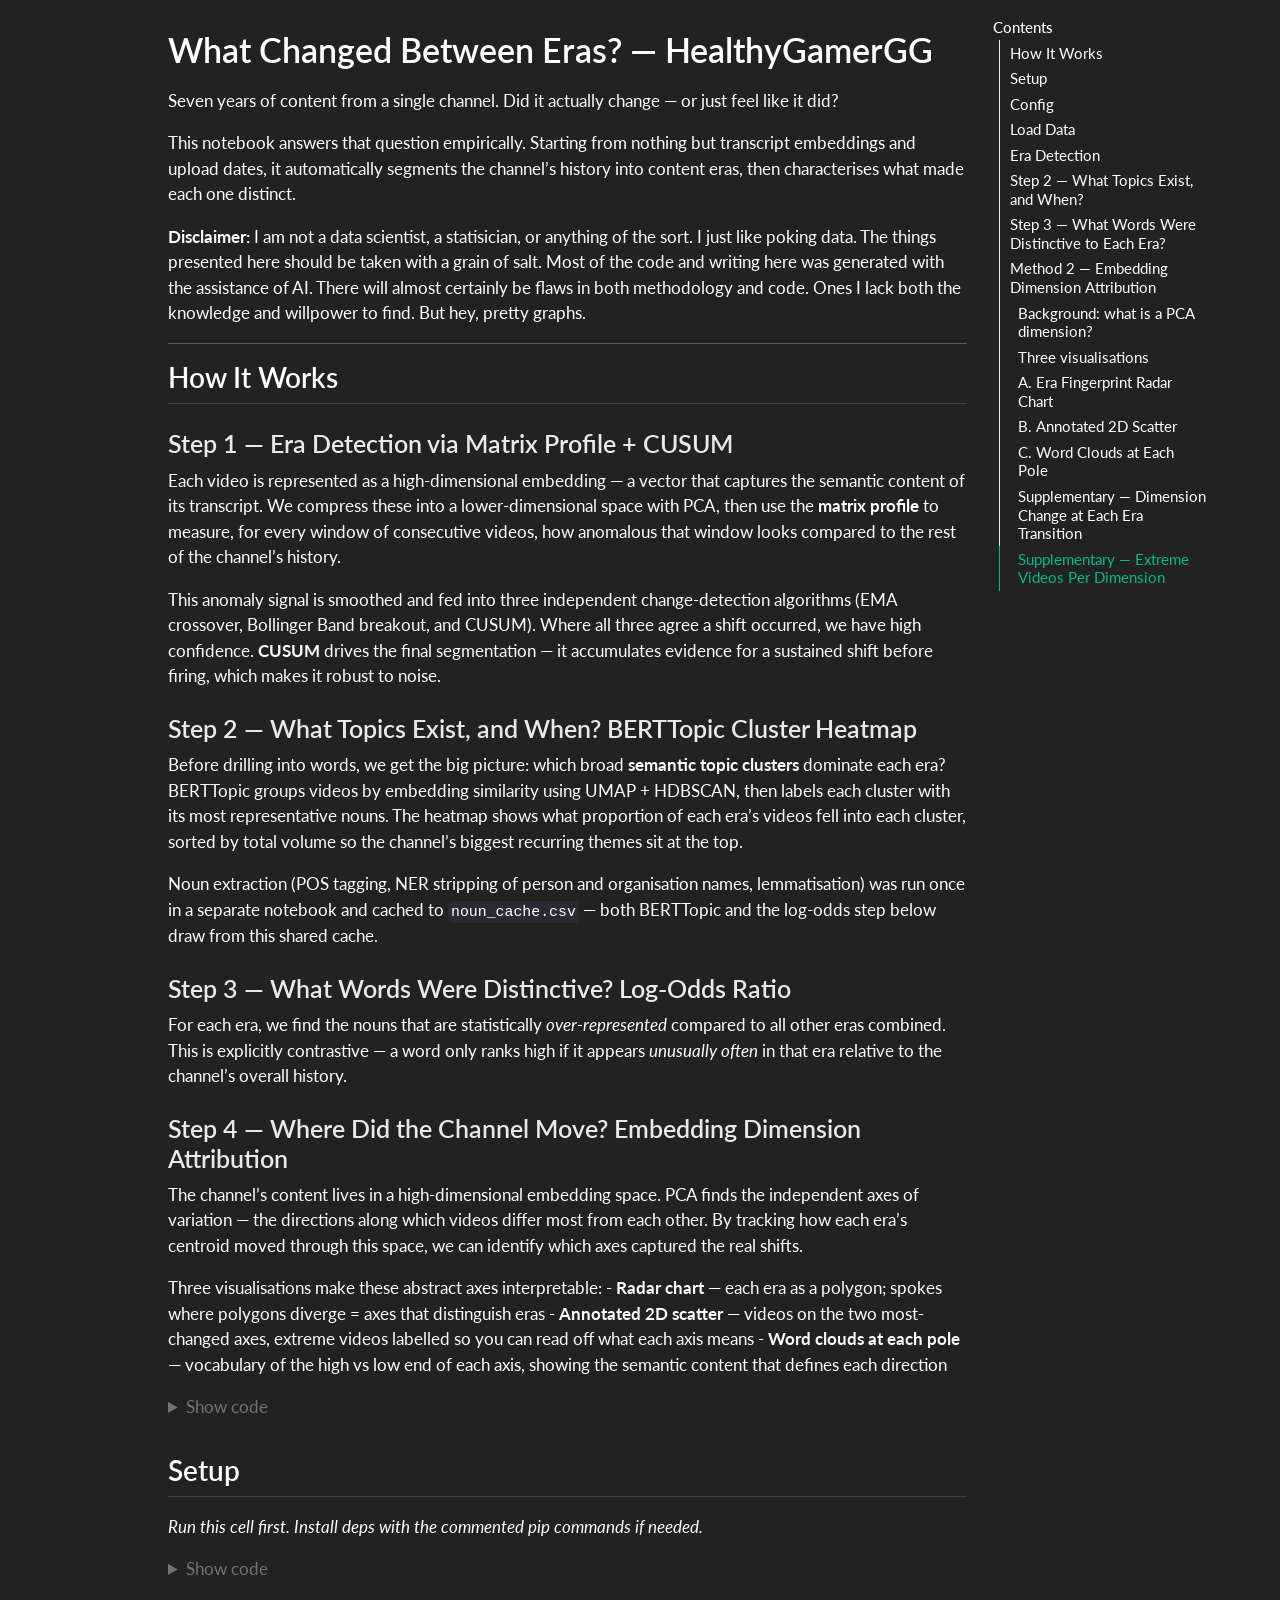
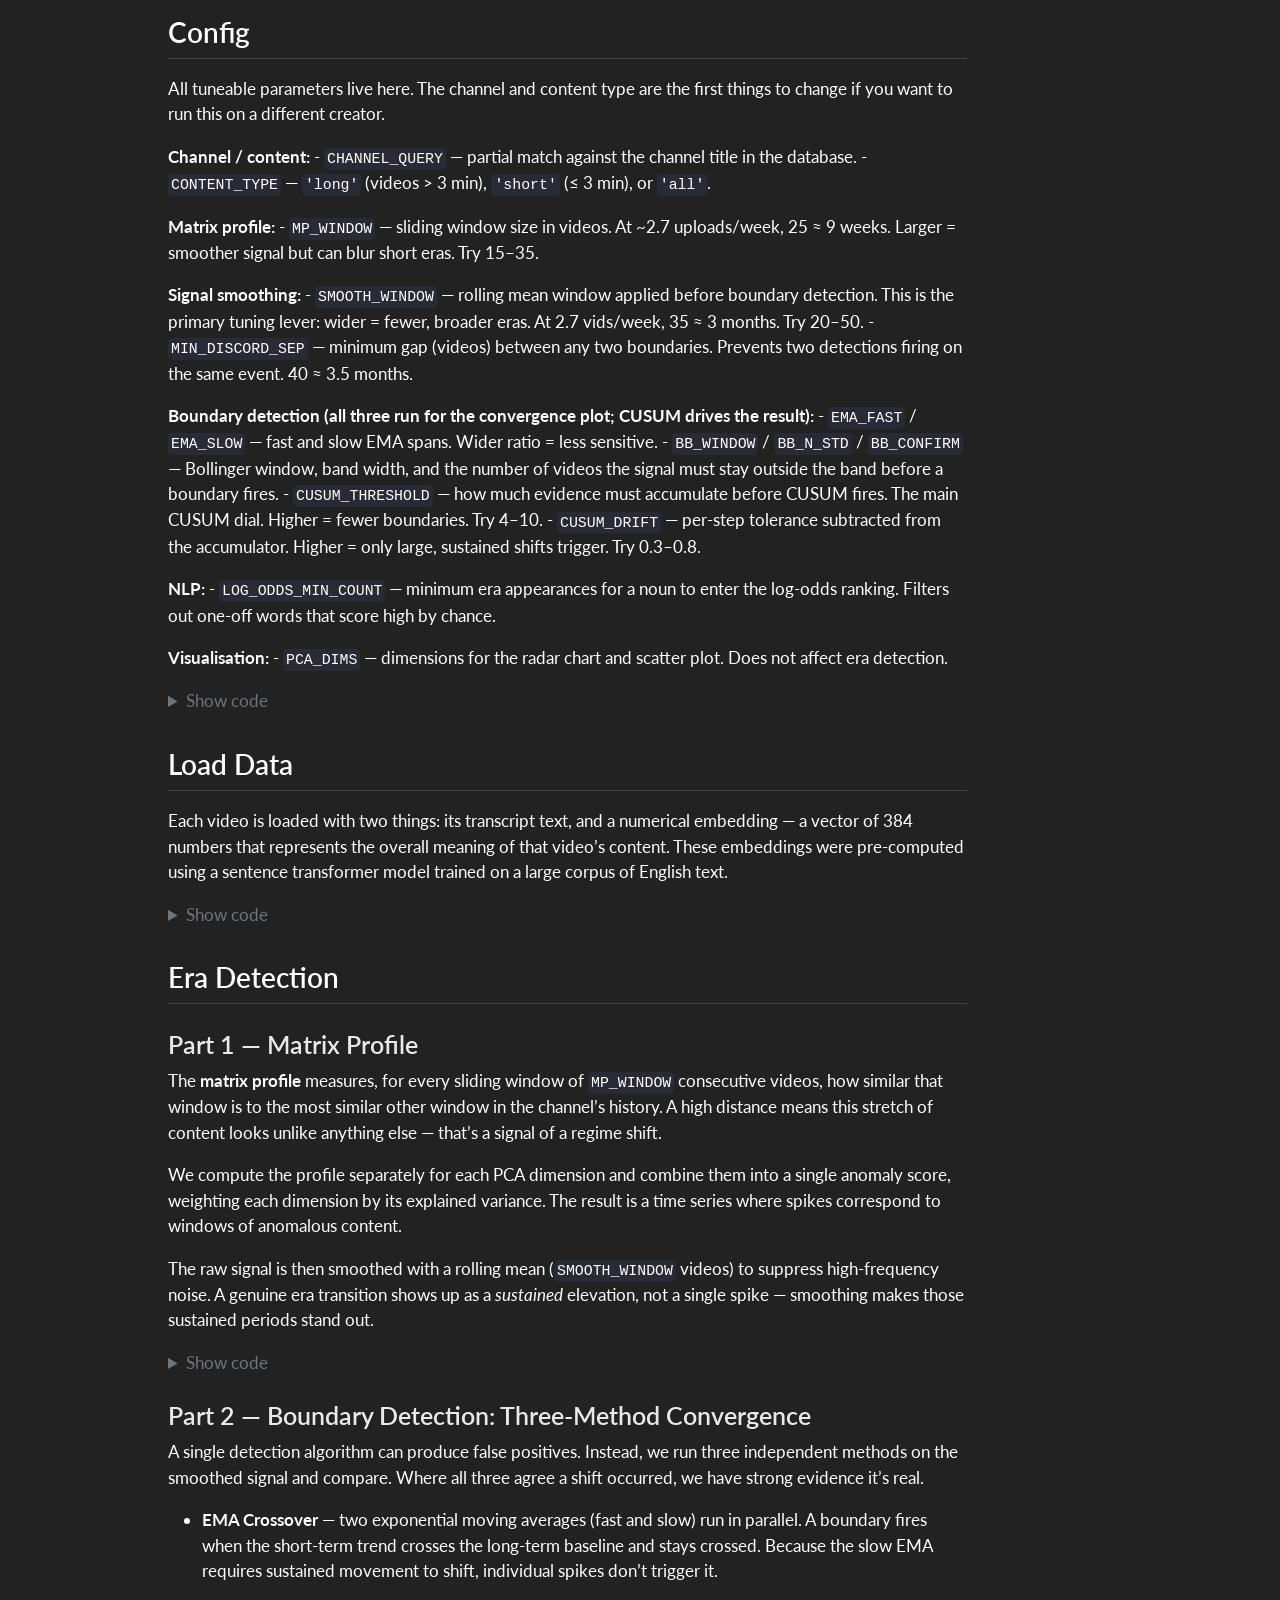
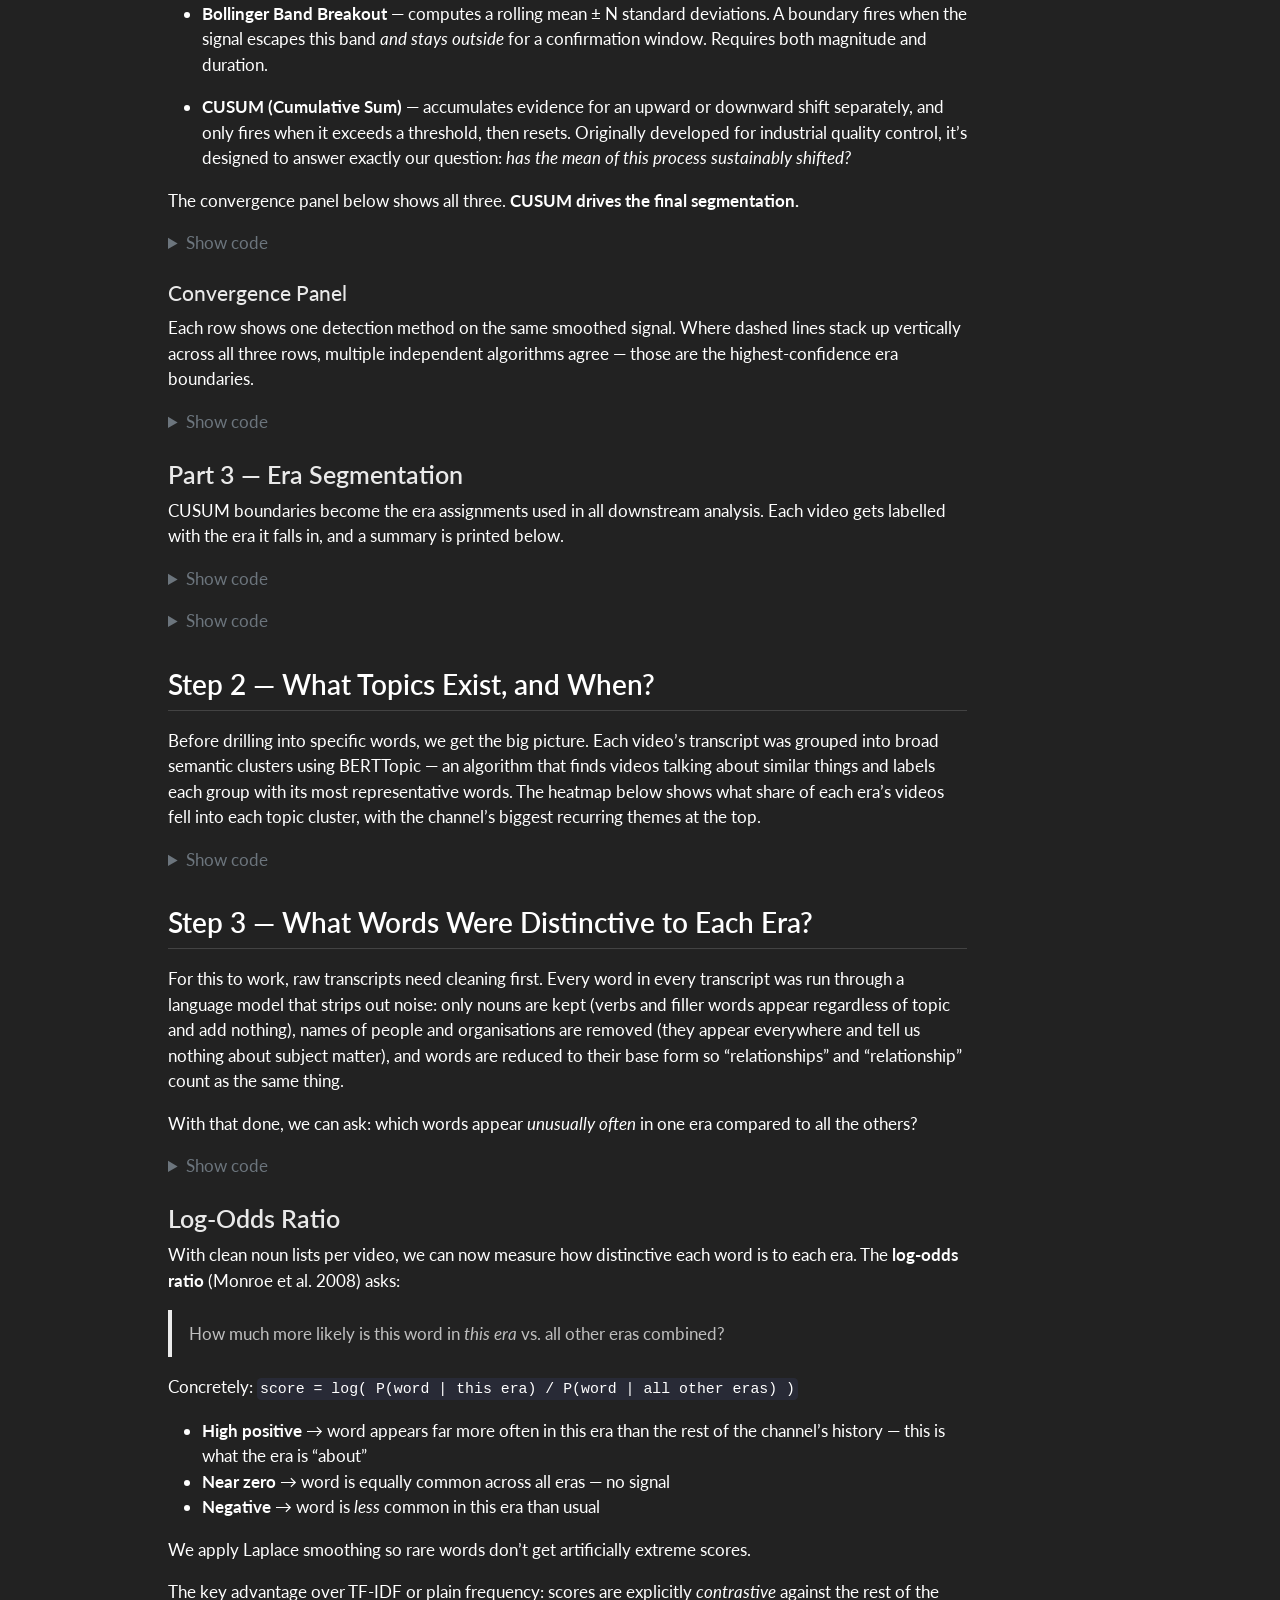
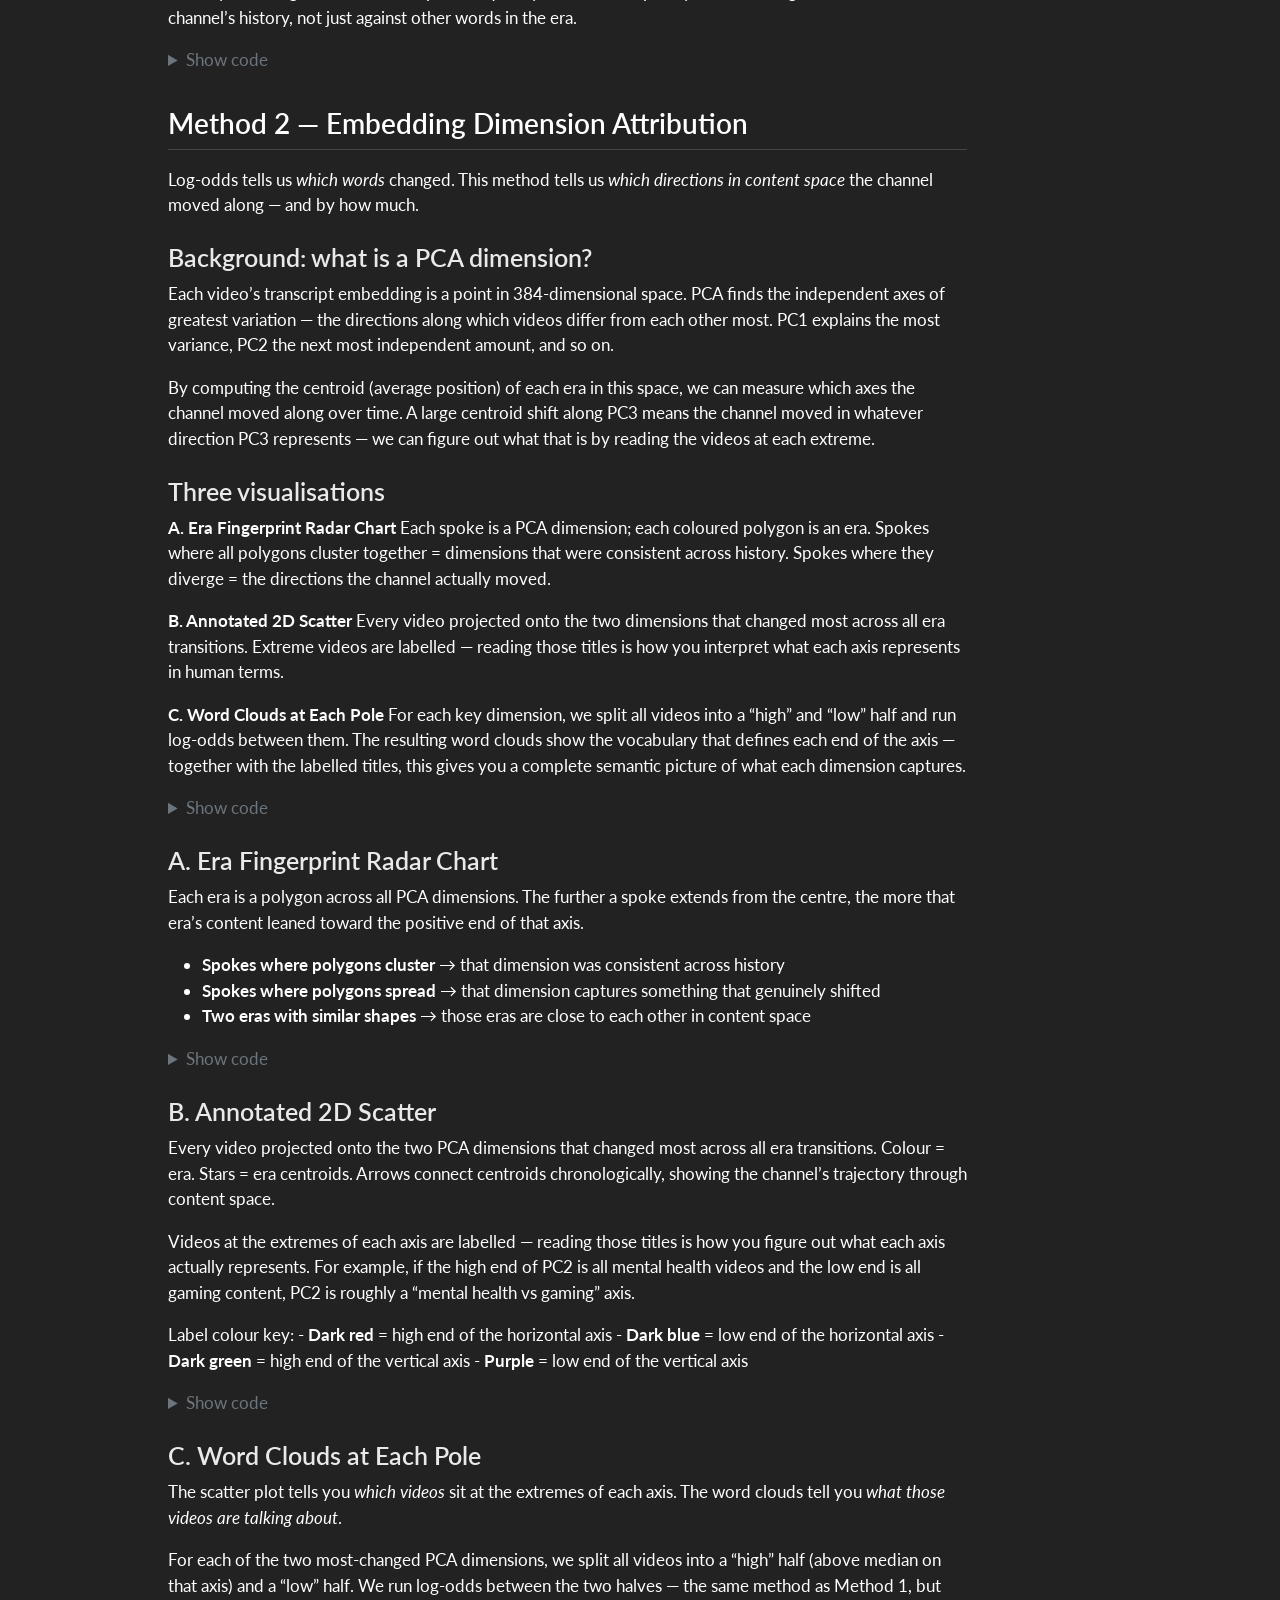
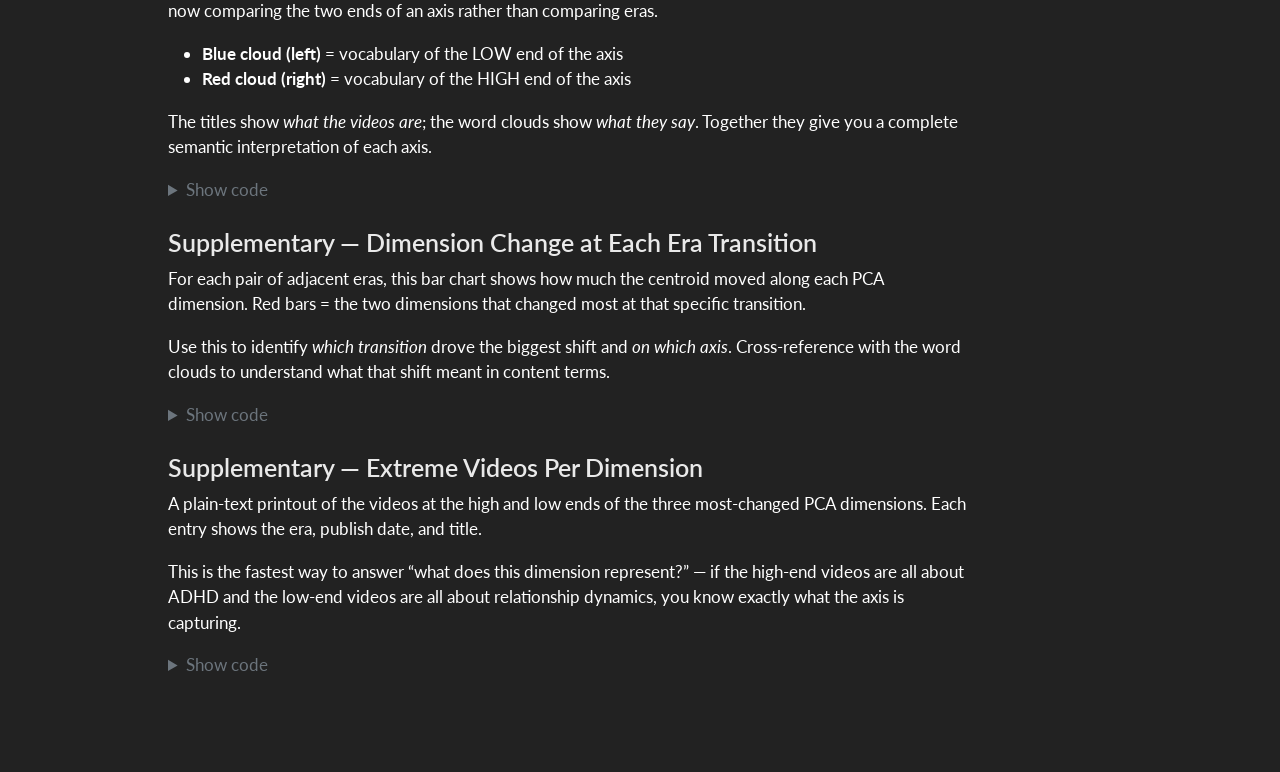
<file: docs/era_topic_analysis.html>
<!DOCTYPE html>
<html xmlns="http://www.w3.org/1999/xhtml" lang="en" xml:lang="en"><head>

<meta charset="utf-8">
<meta name="generator" content="quarto-1.9.36">

<meta name="viewport" content="width=device-width, initial-scale=1.0, user-scalable=yes">


<title>era_topic_analysis – Life Cycle of a Creator</title>
<style>
/* Default styles provided by pandoc.
** See https://pandoc.org/MANUAL.html#variables-for-html for config info.
*/
code{white-space: pre-wrap;}
span.smallcaps{font-variant: small-caps;}
div.columns{display: flex; gap: min(4vw, 1.5em);}
div.column{flex: auto; overflow-x: auto;}
div.hanging-indent{margin-left: 1.5em; text-indent: -1.5em;}
ul.task-list{list-style: none;}
ul.task-list li input[type="checkbox"] {
  width: 0.8em;
  margin: 0 0.8em 0.2em -1em; /* quarto-specific, see https://github.com/quarto-dev/quarto-cli/issues/4556 */ 
  vertical-align: middle;
}
/* CSS for syntax highlighting */
html { -webkit-text-size-adjust: 100%; }
pre > code.sourceCode { white-space: pre; position: relative; }
pre > code.sourceCode > span { display: inline-block; line-height: 1.25; }
pre > code.sourceCode > span:empty { height: 1.2em; }
.sourceCode { overflow: visible; }
code.sourceCode > span { color: inherit; text-decoration: inherit; }
div.sourceCode { margin: 1em 0; }
pre.sourceCode { margin: 0; }
@media screen {
div.sourceCode { overflow: auto; }
}
@media print {
pre > code.sourceCode { white-space: pre-wrap; }
pre > code.sourceCode > span { text-indent: -5em; padding-left: 5em; }
}
pre.numberSource code
  { counter-reset: source-line 0; }
pre.numberSource code > span
  { position: relative; left: -4em; counter-increment: source-line; }
pre.numberSource code > span > a:first-child::before
  { content: counter(source-line);
    position: relative; left: -1em; text-align: right; vertical-align: baseline;
    border: none; display: inline-block;
    -webkit-touch-callout: none; -webkit-user-select: none;
    -khtml-user-select: none; -moz-user-select: none;
    -ms-user-select: none; user-select: none;
    padding: 0 4px; width: 4em;
  }
pre.numberSource { margin-left: 3em;  padding-left: 4px; }
div.sourceCode
  {   }
@media screen {
pre > code.sourceCode > span > a:first-child::before { text-decoration: underline; }
}
</style>


<script src="site_libs/quarto-nav/quarto-nav.js"></script>
<script src="site_libs/clipboard/clipboard.min.js"></script>
<script src="site_libs/quarto-search/autocomplete.umd.js"></script>
<script src="site_libs/quarto-search/fuse.min.js"></script>
<script src="site_libs/quarto-search/quarto-search.js"></script>
<meta name="quarto:offset" content="./">
<script src="site_libs/quarto-html/quarto.js" type="module"></script>
<script src="site_libs/quarto-html/tabsets/tabsets.js" type="module"></script>
<script src="site_libs/quarto-html/popper.min.js"></script>
<script src="site_libs/quarto-html/tippy.umd.min.js"></script>
<script src="site_libs/quarto-html/anchor.min.js"></script>
<link href="site_libs/quarto-html/tippy.css" rel="stylesheet">
<link href="site_libs/quarto-html/quarto-syntax-highlighting-dark-51c09c167a706ef208dabe9d498949d7.css" rel="stylesheet" id="quarto-text-highlighting-styles">
<script src="site_libs/bootstrap/bootstrap.min.js"></script>
<link href="site_libs/bootstrap/bootstrap-icons.css" rel="stylesheet">
<link href="site_libs/bootstrap/bootstrap-3f93b59d666c976e5bc2ae61e5c44df1.min.css" rel="stylesheet" append-hash="true" id="quarto-bootstrap" data-mode="dark">
<script id="quarto-search-options" type="application/json">{
  "location": "sidebar",
  "copy-button": false,
  "collapse-after": 3,
  "panel-placement": "start",
  "type": "textbox",
  "limit": 50,
  "keyboard-shortcut": [
    "f",
    "/",
    "s"
  ],
  "show-item-context": false,
  "language": {
    "search-no-results-text": "No results",
    "search-matching-documents-text": "matching documents",
    "search-copy-link-title": "Copy link to search",
    "search-hide-matches-text": "Hide additional matches",
    "search-more-match-text": "more match in this document",
    "search-more-matches-text": "more matches in this document",
    "search-clear-button-title": "Clear",
    "search-text-placeholder": "",
    "search-detached-cancel-button-title": "Cancel",
    "search-submit-button-title": "Submit",
    "search-label": "Search"
  }
}</script>
<style>html{ scroll-behavior: smooth; }</style>


</head>

<body class="quarto-light">

<div id="quarto-search-results"></div>
<!-- content -->
<div id="quarto-content" class="quarto-container page-columns page-rows-contents page-layout-article">
<!-- sidebar -->
<!-- margin-sidebar -->
    <div id="quarto-margin-sidebar" class="sidebar margin-sidebar">
        <nav id="TOC" role="doc-toc" class="toc-active">
    <h2 id="toc-title">Contents</h2>
   
  <ul>
  <li><a href="#how-it-works" id="toc-how-it-works" class="nav-link active" data-scroll-target="#how-it-works">How It Works</a>
  <ul class="collapse">
  <li><a href="#step-1-era-detection-via-matrix-profile-cusum" id="toc-step-1-era-detection-via-matrix-profile-cusum" class="nav-link" data-scroll-target="#step-1-era-detection-via-matrix-profile-cusum">Step 1 — Era Detection via Matrix Profile + CUSUM</a></li>
  <li><a href="#step-2-what-topics-exist-and-when-berttopic-cluster-heatmap" id="toc-step-2-what-topics-exist-and-when-berttopic-cluster-heatmap" class="nav-link" data-scroll-target="#step-2-what-topics-exist-and-when-berttopic-cluster-heatmap">Step 2 — What Topics Exist, and When? BERTTopic Cluster Heatmap</a></li>
  <li><a href="#step-3-what-words-were-distinctive-log-odds-ratio" id="toc-step-3-what-words-were-distinctive-log-odds-ratio" class="nav-link" data-scroll-target="#step-3-what-words-were-distinctive-log-odds-ratio">Step 3 — What Words Were Distinctive? Log-Odds Ratio</a></li>
  <li><a href="#step-4-where-did-the-channel-move-embedding-dimension-attribution" id="toc-step-4-where-did-the-channel-move-embedding-dimension-attribution" class="nav-link" data-scroll-target="#step-4-where-did-the-channel-move-embedding-dimension-attribution">Step 4 — Where Did the Channel Move? Embedding Dimension Attribution</a></li>
  </ul></li>
  <li><a href="#setup" id="toc-setup" class="nav-link" data-scroll-target="#setup">Setup</a></li>
  <li><a href="#config" id="toc-config" class="nav-link" data-scroll-target="#config">Config</a></li>
  <li><a href="#load-data" id="toc-load-data" class="nav-link" data-scroll-target="#load-data">Load Data</a></li>
  <li><a href="#era-detection" id="toc-era-detection" class="nav-link" data-scroll-target="#era-detection">Era Detection</a>
  <ul class="collapse">
  <li><a href="#part-1-matrix-profile" id="toc-part-1-matrix-profile" class="nav-link" data-scroll-target="#part-1-matrix-profile">Part 1 — Matrix Profile</a></li>
  <li><a href="#part-2-boundary-detection-three-method-convergence" id="toc-part-2-boundary-detection-three-method-convergence" class="nav-link" data-scroll-target="#part-2-boundary-detection-three-method-convergence">Part 2 — Boundary Detection: Three-Method Convergence</a></li>
  <li><a href="#part-3-era-segmentation" id="toc-part-3-era-segmentation" class="nav-link" data-scroll-target="#part-3-era-segmentation">Part 3 — Era Segmentation</a></li>
  </ul></li>
  <li><a href="#step-2-what-topics-exist-and-when" id="toc-step-2-what-topics-exist-and-when" class="nav-link" data-scroll-target="#step-2-what-topics-exist-and-when">Step 2 — What Topics Exist, and When?</a></li>
  <li><a href="#step-3-what-words-were-distinctive-to-each-era" id="toc-step-3-what-words-were-distinctive-to-each-era" class="nav-link" data-scroll-target="#step-3-what-words-were-distinctive-to-each-era">Step 3 — What Words Were Distinctive to Each Era?</a>
  <ul class="collapse">
  <li><a href="#log-odds-ratio" id="toc-log-odds-ratio" class="nav-link" data-scroll-target="#log-odds-ratio">Log-Odds Ratio</a></li>
  </ul></li>
  <li><a href="#method-2-embedding-dimension-attribution" id="toc-method-2-embedding-dimension-attribution" class="nav-link" data-scroll-target="#method-2-embedding-dimension-attribution">Method 2 — Embedding Dimension Attribution</a>
  <ul class="collapse">
  <li><a href="#background-what-is-a-pca-dimension" id="toc-background-what-is-a-pca-dimension" class="nav-link" data-scroll-target="#background-what-is-a-pca-dimension">Background: what is a PCA dimension?</a></li>
  <li><a href="#three-visualisations" id="toc-three-visualisations" class="nav-link" data-scroll-target="#three-visualisations">Three visualisations</a></li>
  <li><a href="#a.-era-fingerprint-radar-chart" id="toc-a.-era-fingerprint-radar-chart" class="nav-link" data-scroll-target="#a.-era-fingerprint-radar-chart">A. Era Fingerprint Radar Chart</a></li>
  <li><a href="#b.-annotated-2d-scatter" id="toc-b.-annotated-2d-scatter" class="nav-link" data-scroll-target="#b.-annotated-2d-scatter">B. Annotated 2D Scatter</a></li>
  <li><a href="#c.-word-clouds-at-each-pole" id="toc-c.-word-clouds-at-each-pole" class="nav-link" data-scroll-target="#c.-word-clouds-at-each-pole">C. Word Clouds at Each Pole</a></li>
  <li><a href="#supplementary-dimension-change-at-each-era-transition" id="toc-supplementary-dimension-change-at-each-era-transition" class="nav-link" data-scroll-target="#supplementary-dimension-change-at-each-era-transition">Supplementary — Dimension Change at Each Era Transition</a></li>
  <li><a href="#supplementary-extreme-videos-per-dimension" id="toc-supplementary-extreme-videos-per-dimension" class="nav-link" data-scroll-target="#supplementary-extreme-videos-per-dimension">Supplementary — Extreme Videos Per Dimension</a></li>
  </ul></li>
  </ul>
</nav>
    </div>
<!-- main -->
<main class="content" id="quarto-document-content">

<header id="title-block-header" class="quarto-title-block default">
<div class="quarto-title">
<h1 class="title">What Changed Between Eras? — HealthyGamerGG</h1>
</div>



<div class="quarto-title-meta">

    
  
    
  </div>
  


</header>


<p>Seven years of content from a single channel. Did it actually change — or just feel like it did?</p>
<p>This notebook answers that question empirically. Starting from nothing but transcript embeddings and upload dates, it automatically segments the channel’s history into content eras, then characterises what made each one distinct.</p>
<p><strong>Disclaimer:</strong> I am not a data scientist, a statisician, or anything of the sort. I just like poking data. The things presented here should be taken with a grain of salt. Most of the code and writing here was generated with the assistance of AI. There will almost certainly be flaws in both methodology and code. Ones I lack both the knowledge and willpower to find. But hey, pretty graphs.</p>
<hr>
<section id="how-it-works" class="level2">
<h2 class="anchored" data-anchor-id="how-it-works">How It Works</h2>
<section id="step-1-era-detection-via-matrix-profile-cusum" class="level3">
<h3 class="anchored" data-anchor-id="step-1-era-detection-via-matrix-profile-cusum">Step 1 — Era Detection via Matrix Profile + CUSUM</h3>
<p>Each video is represented as a high-dimensional embedding — a vector that captures the semantic content of its transcript. We compress these into a lower-dimensional space with PCA, then use the <strong>matrix profile</strong> to measure, for every window of consecutive videos, how anomalous that window looks compared to the rest of the channel’s history.</p>
<p>This anomaly signal is smoothed and fed into three independent change-detection algorithms (EMA crossover, Bollinger Band breakout, and CUSUM). Where all three agree a shift occurred, we have high confidence. <strong>CUSUM</strong> drives the final segmentation — it accumulates evidence for a sustained shift before firing, which makes it robust to noise.</p>
</section>
<section id="step-2-what-topics-exist-and-when-berttopic-cluster-heatmap" class="level3">
<h3 class="anchored" data-anchor-id="step-2-what-topics-exist-and-when-berttopic-cluster-heatmap">Step 2 — What Topics Exist, and When? BERTTopic Cluster Heatmap</h3>
<p>Before drilling into words, we get the big picture: which broad <strong>semantic topic clusters</strong> dominate each era? BERTTopic groups videos by embedding similarity using UMAP + HDBSCAN, then labels each cluster with its most representative nouns. The heatmap shows what proportion of each era’s videos fell into each cluster, sorted by total volume so the channel’s biggest recurring themes sit at the top.</p>
<p>Noun extraction (POS tagging, NER stripping of person and organisation names, lemmatisation) was run once in a separate notebook and cached to <code>noun_cache.csv</code> — both BERTTopic and the log-odds step below draw from this shared cache.</p>
</section>
<section id="step-3-what-words-were-distinctive-log-odds-ratio" class="level3">
<h3 class="anchored" data-anchor-id="step-3-what-words-were-distinctive-log-odds-ratio">Step 3 — What Words Were Distinctive? Log-Odds Ratio</h3>
<p>For each era, we find the nouns that are statistically <em>over-represented</em> compared to all other eras combined. This is explicitly contrastive — a word only ranks high if it appears <em>unusually often</em> in that era relative to the channel’s overall history.</p>
</section>
<section id="step-4-where-did-the-channel-move-embedding-dimension-attribution" class="level3">
<h3 class="anchored" data-anchor-id="step-4-where-did-the-channel-move-embedding-dimension-attribution">Step 4 — Where Did the Channel Move? Embedding Dimension Attribution</h3>
<p>The channel’s content lives in a high-dimensional embedding space. PCA finds the independent axes of variation — the directions along which videos differ most from each other. By tracking how each era’s centroid moved through this space, we can identify which axes captured the real shifts.</p>
<p>Three visualisations make these abstract axes interpretable: - <strong>Radar chart</strong> — each era as a polygon; spokes where polygons diverge = axes that distinguish eras - <strong>Annotated 2D scatter</strong> — videos on the two most-changed axes, extreme videos labelled so you can read off what each axis means - <strong>Word clouds at each pole</strong> — vocabulary of the high vs low end of each axis, showing the semantic content that defines each direction</p>
<div id="f6323865" class="cell">
<details class="code-fold">
<summary>Show code</summary>
<div class="code-copy-outer-scaffold"><div class="sourceCode cell-code" id="cb1"><pre class="sourceCode python code-with-copy"><code class="sourceCode python"><span id="cb1-1"><a href="#cb1-1" aria-hidden="true" tabindex="-1"></a><span class="co"># !pip install wordcloud -q</span></span></code></pre></div><button title="Copy to Clipboard" class="code-copy-button"><i class="bi"></i></button></div>
</details>
</div>
</section>
</section>
<section id="setup" class="level2">
<h2 class="anchored" data-anchor-id="setup">Setup</h2>
<p><em>Run this cell first. Install deps with the commented pip commands if needed.</em></p>
<div id="a75816c4" class="cell">
<details class="code-fold">
<summary>Show code</summary>
<div class="code-copy-outer-scaffold"><div class="sourceCode cell-code" id="cb2"><pre class="sourceCode python code-with-copy"><code class="sourceCode python"><span id="cb2-1"><a href="#cb2-1" aria-hidden="true" tabindex="-1"></a><span class="im">import</span> sys</span>
<span id="cb2-2"><a href="#cb2-2" aria-hidden="true" tabindex="-1"></a><span class="im">import</span> re</span>
<span id="cb2-3"><a href="#cb2-3" aria-hidden="true" tabindex="-1"></a><span class="im">import</span> math</span>
<span id="cb2-4"><a href="#cb2-4" aria-hidden="true" tabindex="-1"></a><span class="im">import</span> warnings</span>
<span id="cb2-5"><a href="#cb2-5" aria-hidden="true" tabindex="-1"></a></span>
<span id="cb2-6"><a href="#cb2-6" aria-hidden="true" tabindex="-1"></a>warnings.filterwarnings(<span class="st">"ignore"</span>)</span>
<span id="cb2-7"><a href="#cb2-7" aria-hidden="true" tabindex="-1"></a></span>
<span id="cb2-8"><a href="#cb2-8" aria-hidden="true" tabindex="-1"></a><span class="im">import</span> numpy <span class="im">as</span> np</span>
<span id="cb2-9"><a href="#cb2-9" aria-hidden="true" tabindex="-1"></a><span class="im">import</span> pandas <span class="im">as</span> pd</span>
<span id="cb2-10"><a href="#cb2-10" aria-hidden="true" tabindex="-1"></a><span class="im">import</span> matplotlib.pyplot <span class="im">as</span> plt</span>
<span id="cb2-11"><a href="#cb2-11" aria-hidden="true" tabindex="-1"></a><span class="im">import</span> matplotlib.dates <span class="im">as</span> mdates</span>
<span id="cb2-12"><a href="#cb2-12" aria-hidden="true" tabindex="-1"></a><span class="im">from</span> collections <span class="im">import</span> Counter</span>
<span id="cb2-13"><a href="#cb2-13" aria-hidden="true" tabindex="-1"></a></span>
<span id="cb2-14"><a href="#cb2-14" aria-hidden="true" tabindex="-1"></a><span class="im">from</span> wordcloud <span class="im">import</span> WordCloud</span>
<span id="cb2-15"><a href="#cb2-15" aria-hidden="true" tabindex="-1"></a></span>
<span id="cb2-16"><a href="#cb2-16" aria-hidden="true" tabindex="-1"></a><span class="im">from</span> sqlalchemy <span class="im">import</span> text</span>
<span id="cb2-17"><a href="#cb2-17" aria-hidden="true" tabindex="-1"></a><span class="im">from</span> sklearn.decomposition <span class="im">import</span> PCA</span>
<span id="cb2-18"><a href="#cb2-18" aria-hidden="true" tabindex="-1"></a><span class="im">from</span> sklearn.preprocessing <span class="im">import</span> normalize</span>
<span id="cb2-19"><a href="#cb2-19" aria-hidden="true" tabindex="-1"></a></span>
<span id="cb2-20"><a href="#cb2-20" aria-hidden="true" tabindex="-1"></a>sys.path.insert(<span class="dv">0</span>, <span class="st">"."</span>)</span>
<span id="cb2-21"><a href="#cb2-21" aria-hidden="true" tabindex="-1"></a><span class="im">from</span> models <span class="im">import</span> engine</span>
<span id="cb2-22"><a href="#cb2-22" aria-hidden="true" tabindex="-1"></a></span>
<span id="cb2-23"><a href="#cb2-23" aria-hidden="true" tabindex="-1"></a>plt.rcParams[<span class="st">"figure.dpi"</span>] <span class="op">=</span> <span class="dv">120</span></span></code></pre></div><button title="Copy to Clipboard" class="code-copy-button"><i class="bi"></i></button></div>
</details>
</div>
</section>
<section id="config" class="level2">
<h2 class="anchored" data-anchor-id="config">Config</h2>
<p>All tuneable parameters live here. The channel and content type are the first things to change if you want to run this on a different creator.</p>
<p><strong>Channel / content:</strong> - <code>CHANNEL_QUERY</code> — partial match against the channel title in the database. - <code>CONTENT_TYPE</code> — <code>'long'</code> (videos &gt; 3 min), <code>'short'</code> (≤ 3 min), or <code>'all'</code>.</p>
<p><strong>Matrix profile:</strong> - <code>MP_WINDOW</code> — sliding window size in videos. At ~2.7 uploads/week, 25 ≈ 9 weeks. Larger = smoother signal but can blur short eras. Try 15–35.</p>
<p><strong>Signal smoothing:</strong> - <code>SMOOTH_WINDOW</code> — rolling mean window applied before boundary detection. This is the primary tuning lever: wider = fewer, broader eras. At 2.7 vids/week, 35 ≈ 3 months. Try 20–50. - <code>MIN_DISCORD_SEP</code> — minimum gap (videos) between any two boundaries. Prevents two detections firing on the same event. 40 ≈ 3.5 months.</p>
<p><strong>Boundary detection (all three run for the convergence plot; CUSUM drives the result):</strong> - <code>EMA_FAST</code> / <code>EMA_SLOW</code> — fast and slow EMA spans. Wider ratio = less sensitive. - <code>BB_WINDOW</code> / <code>BB_N_STD</code> / <code>BB_CONFIRM</code> — Bollinger window, band width, and the number of videos the signal must stay outside the band before a boundary fires. - <code>CUSUM_THRESHOLD</code> — how much evidence must accumulate before CUSUM fires. The main CUSUM dial. Higher = fewer boundaries. Try 4–10. - <code>CUSUM_DRIFT</code> — per-step tolerance subtracted from the accumulator. Higher = only large, sustained shifts trigger. Try 0.3–0.8.</p>
<p><strong>NLP:</strong> - <code>LOG_ODDS_MIN_COUNT</code> — minimum era appearances for a noun to enter the log-odds ranking. Filters out one-off words that score high by chance.</p>
<p><strong>Visualisation:</strong> - <code>PCA_DIMS</code> — dimensions for the radar chart and scatter plot. Does not affect era detection.</p>
<div id="5bcaf672" class="cell">
<details class="code-fold">
<summary>Show code</summary>
<div class="code-copy-outer-scaffold"><div class="sourceCode cell-code" id="cb3"><pre class="sourceCode python code-with-copy"><code class="sourceCode python"><span id="cb3-1"><a href="#cb3-1" aria-hidden="true" tabindex="-1"></a>CHANNEL_QUERY <span class="op">=</span> <span class="st">"healthygamergg"</span></span>
<span id="cb3-2"><a href="#cb3-2" aria-hidden="true" tabindex="-1"></a>CONTENT_TYPE <span class="op">=</span> <span class="st">"long"</span></span>
<span id="cb3-3"><a href="#cb3-3" aria-hidden="true" tabindex="-1"></a>SHORTS_MAX_SECS <span class="op">=</span> <span class="dv">180</span></span>
<span id="cb3-4"><a href="#cb3-4" aria-hidden="true" tabindex="-1"></a>PCA_DIMS <span class="op">=</span> <span class="dv">10</span>  <span class="co"># dims for scatter/radar — does not affect era detection</span></span>
<span id="cb3-5"><a href="#cb3-5" aria-hidden="true" tabindex="-1"></a></span>
<span id="cb3-6"><a href="#cb3-6" aria-hidden="true" tabindex="-1"></a>MP_WINDOW <span class="op">=</span> <span class="dv">25</span>  <span class="co"># matrix profile window (~9 weeks at 2.7 vids/week)</span></span>
<span id="cb3-7"><a href="#cb3-7" aria-hidden="true" tabindex="-1"></a>SMOOTH_WINDOW <span class="op">=</span> <span class="dv">35</span>  <span class="co"># rolling mean window (~3 months) — primary era-count dial</span></span>
<span id="cb3-8"><a href="#cb3-8" aria-hidden="true" tabindex="-1"></a>MIN_DISCORD_SEP <span class="op">=</span> <span class="dv">40</span>  <span class="co"># min videos between boundaries (~3.5 months)</span></span>
<span id="cb3-9"><a href="#cb3-9" aria-hidden="true" tabindex="-1"></a></span>
<span id="cb3-10"><a href="#cb3-10" aria-hidden="true" tabindex="-1"></a><span class="co"># Boundary detection — all three run for the convergence plot</span></span>
<span id="cb3-11"><a href="#cb3-11" aria-hidden="true" tabindex="-1"></a>EMA_FAST <span class="op">=</span> <span class="dv">15</span></span>
<span id="cb3-12"><a href="#cb3-12" aria-hidden="true" tabindex="-1"></a>EMA_SLOW <span class="op">=</span> <span class="dv">75</span></span>
<span id="cb3-13"><a href="#cb3-13" aria-hidden="true" tabindex="-1"></a>EMA_MIN_SEP <span class="op">=</span> MIN_DISCORD_SEP</span>
<span id="cb3-14"><a href="#cb3-14" aria-hidden="true" tabindex="-1"></a></span>
<span id="cb3-15"><a href="#cb3-15" aria-hidden="true" tabindex="-1"></a>BB_WINDOW <span class="op">=</span> <span class="dv">30</span></span>
<span id="cb3-16"><a href="#cb3-16" aria-hidden="true" tabindex="-1"></a>BB_N_STD <span class="op">=</span> <span class="fl">0.75</span></span>
<span id="cb3-17"><a href="#cb3-17" aria-hidden="true" tabindex="-1"></a>BB_CONFIRM <span class="op">=</span> <span class="dv">20</span></span>
<span id="cb3-18"><a href="#cb3-18" aria-hidden="true" tabindex="-1"></a>BB_MIN_SEP <span class="op">=</span> MIN_DISCORD_SEP</span>
<span id="cb3-19"><a href="#cb3-19" aria-hidden="true" tabindex="-1"></a></span>
<span id="cb3-20"><a href="#cb3-20" aria-hidden="true" tabindex="-1"></a>CUSUM_THRESHOLD <span class="op">=</span> <span class="fl">6.0</span>  <span class="co"># main dial — higher = fewer eras</span></span>
<span id="cb3-21"><a href="#cb3-21" aria-hidden="true" tabindex="-1"></a>CUSUM_DRIFT <span class="op">=</span> <span class="fl">0.5</span></span>
<span id="cb3-22"><a href="#cb3-22" aria-hidden="true" tabindex="-1"></a>CUSUM_MIN_SEP <span class="op">=</span> MIN_DISCORD_SEP</span>
<span id="cb3-23"><a href="#cb3-23" aria-hidden="true" tabindex="-1"></a></span>
<span id="cb3-24"><a href="#cb3-24" aria-hidden="true" tabindex="-1"></a>LOG_ODDS_MIN_COUNT <span class="op">=</span> <span class="dv">5</span></span></code></pre></div><button title="Copy to Clipboard" class="code-copy-button"><i class="bi"></i></button></div>
</details>
</div>
</section>
<section id="load-data" class="level2">
<h2 class="anchored" data-anchor-id="load-data">Load Data</h2>
<p>Each video is loaded with two things: its transcript text, and a numerical embedding — a vector of 384 numbers that represents the overall meaning of that video’s content. These embeddings were pre-computed using a sentence transformer model trained on a large corpus of English text.</p>
<div id="250402ae" class="cell">
<details class="code-fold">
<summary>Show code</summary>
<div class="code-copy-outer-scaffold"><div class="sourceCode cell-code" id="cb4"><pre class="sourceCode python code-with-copy"><code class="sourceCode python"><span id="cb4-1"><a href="#cb4-1" aria-hidden="true" tabindex="-1"></a>_dur <span class="op">=</span> {</span>
<span id="cb4-2"><a href="#cb4-2" aria-hidden="true" tabindex="-1"></a>    <span class="st">"long"</span>: <span class="ss">f"AND v.duration_seconds &gt; </span><span class="sc">{</span>SHORTS_MAX_SECS<span class="sc">}</span><span class="ss">"</span>,</span>
<span id="cb4-3"><a href="#cb4-3" aria-hidden="true" tabindex="-1"></a>    <span class="st">"short"</span>: <span class="ss">f"AND v.duration_seconds &lt;= </span><span class="sc">{</span>SHORTS_MAX_SECS<span class="sc">}</span><span class="ss">"</span>,</span>
<span id="cb4-4"><a href="#cb4-4" aria-hidden="true" tabindex="-1"></a>    <span class="st">"all"</span>: <span class="st">""</span>,</span>
<span id="cb4-5"><a href="#cb4-5" aria-hidden="true" tabindex="-1"></a>}[CONTENT_TYPE]</span>
<span id="cb4-6"><a href="#cb4-6" aria-hidden="true" tabindex="-1"></a></span>
<span id="cb4-7"><a href="#cb4-7" aria-hidden="true" tabindex="-1"></a>_sql_videos <span class="op">=</span> <span class="ss">f"""</span></span>
<span id="cb4-8"><a href="#cb4-8" aria-hidden="true" tabindex="-1"></a><span class="ss">    SELECT</span></span>
<span id="cb4-9"><a href="#cb4-9" aria-hidden="true" tabindex="-1"></a><span class="ss">        v.video_id, v.title, v.published_at, v.duration_seconds,</span></span>
<span id="cb4-10"><a href="#cb4-10" aria-hidden="true" tabindex="-1"></a><span class="ss">        v.view_count, v.engagement_rate, v.transcript_words_per_minute,</span></span>
<span id="cb4-11"><a href="#cb4-11" aria-hidden="true" tabindex="-1"></a><span class="ss">        avg(tc.embedding) AS mean_embedding</span></span>
<span id="cb4-12"><a href="#cb4-12" aria-hidden="true" tabindex="-1"></a><span class="ss">    FROM videos v</span></span>
<span id="cb4-13"><a href="#cb4-13" aria-hidden="true" tabindex="-1"></a><span class="ss">    JOIN channels c ON v.channel_id = c.channel_id</span></span>
<span id="cb4-14"><a href="#cb4-14" aria-hidden="true" tabindex="-1"></a><span class="ss">    JOIN transcript_chunks tc ON v.video_id = tc.video_id</span></span>
<span id="cb4-15"><a href="#cb4-15" aria-hidden="true" tabindex="-1"></a><span class="ss">    WHERE LOWER(c.title) LIKE LOWER('%</span><span class="sc">{</span>CHANNEL_QUERY<span class="sc">}</span><span class="ss">%')</span></span>
<span id="cb4-16"><a href="#cb4-16" aria-hidden="true" tabindex="-1"></a><span class="ss">      AND tc.embedding IS NOT NULL</span></span>
<span id="cb4-17"><a href="#cb4-17" aria-hidden="true" tabindex="-1"></a><span class="ss">      </span><span class="sc">{</span>_dur<span class="sc">}</span></span>
<span id="cb4-18"><a href="#cb4-18" aria-hidden="true" tabindex="-1"></a><span class="ss">    GROUP BY v.video_id, v.title, v.published_at, v.duration_seconds,</span></span>
<span id="cb4-19"><a href="#cb4-19" aria-hidden="true" tabindex="-1"></a><span class="ss">             v.view_count, v.engagement_rate, v.transcript_words_per_minute</span></span>
<span id="cb4-20"><a href="#cb4-20" aria-hidden="true" tabindex="-1"></a><span class="ss">    ORDER BY v.published_at</span></span>
<span id="cb4-21"><a href="#cb4-21" aria-hidden="true" tabindex="-1"></a><span class="ss">"""</span></span>
<span id="cb4-22"><a href="#cb4-22" aria-hidden="true" tabindex="-1"></a></span>
<span id="cb4-23"><a href="#cb4-23" aria-hidden="true" tabindex="-1"></a>_sql_text <span class="op">=</span> <span class="ss">f"""</span></span>
<span id="cb4-24"><a href="#cb4-24" aria-hidden="true" tabindex="-1"></a><span class="ss">    SELECT v.video_id,</span></span>
<span id="cb4-25"><a href="#cb4-25" aria-hidden="true" tabindex="-1"></a><span class="ss">           string_agg(tc.text, ' ' ORDER BY tc.chunk_index) AS full_text</span></span>
<span id="cb4-26"><a href="#cb4-26" aria-hidden="true" tabindex="-1"></a><span class="ss">    FROM videos v</span></span>
<span id="cb4-27"><a href="#cb4-27" aria-hidden="true" tabindex="-1"></a><span class="ss">    JOIN channels c ON v.channel_id = c.channel_id</span></span>
<span id="cb4-28"><a href="#cb4-28" aria-hidden="true" tabindex="-1"></a><span class="ss">    JOIN transcript_chunks tc ON v.video_id = tc.video_id</span></span>
<span id="cb4-29"><a href="#cb4-29" aria-hidden="true" tabindex="-1"></a><span class="ss">    WHERE LOWER(c.title) LIKE LOWER('%</span><span class="sc">{</span>CHANNEL_QUERY<span class="sc">}</span><span class="ss">%')</span></span>
<span id="cb4-30"><a href="#cb4-30" aria-hidden="true" tabindex="-1"></a><span class="ss">      </span><span class="sc">{</span>_dur<span class="sc">}</span></span>
<span id="cb4-31"><a href="#cb4-31" aria-hidden="true" tabindex="-1"></a><span class="ss">    GROUP BY v.video_id</span></span>
<span id="cb4-32"><a href="#cb4-32" aria-hidden="true" tabindex="-1"></a><span class="ss">"""</span></span>
<span id="cb4-33"><a href="#cb4-33" aria-hidden="true" tabindex="-1"></a></span>
<span id="cb4-34"><a href="#cb4-34" aria-hidden="true" tabindex="-1"></a><span class="cf">with</span> engine.<span class="ex">connect</span>() <span class="im">as</span> conn:</span>
<span id="cb4-35"><a href="#cb4-35" aria-hidden="true" tabindex="-1"></a>    r <span class="op">=</span> conn.execute(text(_sql_videos))</span>
<span id="cb4-36"><a href="#cb4-36" aria-hidden="true" tabindex="-1"></a>    df <span class="op">=</span> pd.DataFrame(r.fetchall(), columns<span class="op">=</span>r.keys())</span>
<span id="cb4-37"><a href="#cb4-37" aria-hidden="true" tabindex="-1"></a>    r2 <span class="op">=</span> conn.execute(text(_sql_text))</span>
<span id="cb4-38"><a href="#cb4-38" aria-hidden="true" tabindex="-1"></a>    df_text <span class="op">=</span> pd.DataFrame(r2.fetchall(), columns<span class="op">=</span>r2.keys())</span>
<span id="cb4-39"><a href="#cb4-39" aria-hidden="true" tabindex="-1"></a></span>
<span id="cb4-40"><a href="#cb4-40" aria-hidden="true" tabindex="-1"></a>df <span class="op">=</span> df.merge(df_text, on<span class="op">=</span><span class="st">"video_id"</span>, how<span class="op">=</span><span class="st">"left"</span>)</span>
<span id="cb4-41"><a href="#cb4-41" aria-hidden="true" tabindex="-1"></a>df[<span class="st">"published_at"</span>] <span class="op">=</span> pd.to_datetime(df[<span class="st">"published_at"</span>], utc<span class="op">=</span><span class="va">True</span>)</span>
<span id="cb4-42"><a href="#cb4-42" aria-hidden="true" tabindex="-1"></a></span>
<span id="cb4-43"><a href="#cb4-43" aria-hidden="true" tabindex="-1"></a></span>
<span id="cb4-44"><a href="#cb4-44" aria-hidden="true" tabindex="-1"></a><span class="kw">def</span> _parse_emb(v):</span>
<span id="cb4-45"><a href="#cb4-45" aria-hidden="true" tabindex="-1"></a>    <span class="cf">if</span> <span class="bu">isinstance</span>(v, np.ndarray):</span>
<span id="cb4-46"><a href="#cb4-46" aria-hidden="true" tabindex="-1"></a>        <span class="cf">return</span> v.astype(<span class="bu">float</span>)</span>
<span id="cb4-47"><a href="#cb4-47" aria-hidden="true" tabindex="-1"></a>    <span class="cf">if</span> <span class="bu">isinstance</span>(v, (<span class="bu">list</span>, <span class="bu">tuple</span>)):</span>
<span id="cb4-48"><a href="#cb4-48" aria-hidden="true" tabindex="-1"></a>        <span class="cf">return</span> np.array(v, dtype<span class="op">=</span><span class="bu">float</span>)</span>
<span id="cb4-49"><a href="#cb4-49" aria-hidden="true" tabindex="-1"></a>    nums <span class="op">=</span> re.findall(<span class="vs">r"</span><span class="pp">[-+]</span><span class="op">?</span><span class="dv">\d</span><span class="op">*</span><span class="ch">\.</span><span class="op">?</span><span class="dv">\d</span><span class="op">+</span>(?:<span class="pp">[eE][-+]</span><span class="op">?</span><span class="dv">\d</span><span class="op">+</span>)<span class="op">?</span><span class="vs">"</span>, <span class="bu">str</span>(v))</span>
<span id="cb4-50"><a href="#cb4-50" aria-hidden="true" tabindex="-1"></a>    <span class="cf">return</span> np.array(nums, dtype<span class="op">=</span><span class="bu">float</span>)</span>
<span id="cb4-51"><a href="#cb4-51" aria-hidden="true" tabindex="-1"></a></span>
<span id="cb4-52"><a href="#cb4-52" aria-hidden="true" tabindex="-1"></a></span>
<span id="cb4-53"><a href="#cb4-53" aria-hidden="true" tabindex="-1"></a>df[<span class="st">"embedding"</span>] <span class="op">=</span> df[<span class="st">"mean_embedding"</span>].<span class="bu">apply</span>(_parse_emb)</span>
<span id="cb4-54"><a href="#cb4-54" aria-hidden="true" tabindex="-1"></a>emb <span class="op">=</span> np.stack(df[<span class="st">"embedding"</span>].values)</span>
<span id="cb4-55"><a href="#cb4-55" aria-hidden="true" tabindex="-1"></a>emb_norm <span class="op">=</span> normalize(emb)</span>
<span id="cb4-56"><a href="#cb4-56" aria-hidden="true" tabindex="-1"></a></span>
<span id="cb4-57"><a href="#cb4-57" aria-hidden="true" tabindex="-1"></a>pca <span class="op">=</span> PCA(n_components<span class="op">=</span>PCA_DIMS, random_state<span class="op">=</span><span class="dv">42</span>)</span>
<span id="cb4-58"><a href="#cb4-58" aria-hidden="true" tabindex="-1"></a>emb_pca <span class="op">=</span> pca.fit_transform(emb_norm)</span>
<span id="cb4-59"><a href="#cb4-59" aria-hidden="true" tabindex="-1"></a></span>
<span id="cb4-60"><a href="#cb4-60" aria-hidden="true" tabindex="-1"></a><span class="bu">print</span>(<span class="ss">f"Loaded </span><span class="sc">{</span><span class="bu">len</span>(df)<span class="sc">}</span><span class="ss"> videos"</span>)</span>
<span id="cb4-61"><a href="#cb4-61" aria-hidden="true" tabindex="-1"></a><span class="bu">print</span>(</span>
<span id="cb4-62"><a href="#cb4-62" aria-hidden="true" tabindex="-1"></a>    <span class="ss">f"PCA explained variance (</span><span class="sc">{</span>PCA_DIMS<span class="sc">}</span><span class="ss"> dims): </span><span class="sc">{</span>pca<span class="sc">.</span>explained_variance_ratio_<span class="sc">.</span><span class="bu">sum</span>()<span class="sc">:.1%}</span><span class="ss">"</span></span>
<span id="cb4-63"><a href="#cb4-63" aria-hidden="true" tabindex="-1"></a>)</span></code></pre></div><button title="Copy to Clipboard" class="code-copy-button"><i class="bi"></i></button></div>
</details>
</div>
</section>
<section id="era-detection" class="level2">
<h2 class="anchored" data-anchor-id="era-detection">Era Detection</h2>
<section id="part-1-matrix-profile" class="level3">
<h3 class="anchored" data-anchor-id="part-1-matrix-profile">Part 1 — Matrix Profile</h3>
<p>The <strong>matrix profile</strong> measures, for every sliding window of <code>MP_WINDOW</code> consecutive videos, how similar that window is to the most similar other window in the channel’s history. A high distance means this stretch of content looks unlike anything else — that’s a signal of a regime shift.</p>
<p>We compute the profile separately for each PCA dimension and combine them into a single anomaly score, weighting each dimension by its explained variance. The result is a time series where spikes correspond to windows of anomalous content.</p>
<p>The raw signal is then smoothed with a rolling mean (<code>SMOOTH_WINDOW</code> videos) to suppress high-frequency noise. A genuine era transition shows up as a <em>sustained</em> elevation, not a single spike — smoothing makes those sustained periods stand out.</p>
<div id="bab922db" class="cell">
<details class="code-fold">
<summary>Show code</summary>
<div class="code-copy-outer-scaffold"><div class="sourceCode cell-code" id="cb5"><pre class="sourceCode python code-with-copy"><code class="sourceCode python"><span id="cb5-1"><a href="#cb5-1" aria-hidden="true" tabindex="-1"></a><span class="im">import</span> stumpy</span>
<span id="cb5-2"><a href="#cb5-2" aria-hidden="true" tabindex="-1"></a></span>
<span id="cb5-3"><a href="#cb5-3" aria-hidden="true" tabindex="-1"></a><span class="bu">print</span>(<span class="st">"Computing matrix profiles..."</span>)</span>
<span id="cb5-4"><a href="#cb5-4" aria-hidden="true" tabindex="-1"></a>weights <span class="op">=</span> pca.explained_variance_ratio_ <span class="op">/</span> pca.explained_variance_ratio_.<span class="bu">sum</span>()</span>
<span id="cb5-5"><a href="#cb5-5" aria-hidden="true" tabindex="-1"></a>n_profile <span class="op">=</span> <span class="bu">len</span>(df) <span class="op">-</span> MP_WINDOW <span class="op">+</span> <span class="dv">1</span></span>
<span id="cb5-6"><a href="#cb5-6" aria-hidden="true" tabindex="-1"></a>mp_combined <span class="op">=</span> np.zeros(n_profile)</span>
<span id="cb5-7"><a href="#cb5-7" aria-hidden="true" tabindex="-1"></a></span>
<span id="cb5-8"><a href="#cb5-8" aria-hidden="true" tabindex="-1"></a><span class="cf">for</span> dim <span class="kw">in</span> <span class="bu">range</span>(PCA_DIMS):</span>
<span id="cb5-9"><a href="#cb5-9" aria-hidden="true" tabindex="-1"></a>    mp_dim <span class="op">=</span> stumpy.stump(emb_pca[:, dim].astype(np.float64), m<span class="op">=</span>MP_WINDOW)[:, <span class="dv">0</span>].astype(</span>
<span id="cb5-10"><a href="#cb5-10" aria-hidden="true" tabindex="-1"></a>        <span class="bu">float</span></span>
<span id="cb5-11"><a href="#cb5-11" aria-hidden="true" tabindex="-1"></a>    )</span>
<span id="cb5-12"><a href="#cb5-12" aria-hidden="true" tabindex="-1"></a>    mp_combined <span class="op">+=</span> weights[dim] <span class="op">*</span> mp_dim</span>
<span id="cb5-13"><a href="#cb5-13" aria-hidden="true" tabindex="-1"></a></span>
<span id="cb5-14"><a href="#cb5-14" aria-hidden="true" tabindex="-1"></a>mp_z <span class="op">=</span> (mp_combined <span class="op">-</span> mp_combined.mean()) <span class="op">/</span> (mp_combined.std() <span class="op">+</span> <span class="fl">1e-10</span>)</span>
<span id="cb5-15"><a href="#cb5-15" aria-hidden="true" tabindex="-1"></a>mp_dates <span class="op">=</span> df[<span class="st">"published_at"</span>].values[:n_profile]</span>
<span id="cb5-16"><a href="#cb5-16" aria-hidden="true" tabindex="-1"></a></span>
<span id="cb5-17"><a href="#cb5-17" aria-hidden="true" tabindex="-1"></a><span class="co"># Rolling smooth</span></span>
<span id="cb5-18"><a href="#cb5-18" aria-hidden="true" tabindex="-1"></a>mp_smooth <span class="op">=</span> (</span>
<span id="cb5-19"><a href="#cb5-19" aria-hidden="true" tabindex="-1"></a>    pd.Series(mp_z).rolling(SMOOTH_WINDOW, center<span class="op">=</span><span class="va">True</span>, min_periods<span class="op">=</span><span class="dv">1</span>).mean().values</span>
<span id="cb5-20"><a href="#cb5-20" aria-hidden="true" tabindex="-1"></a>)</span>
<span id="cb5-21"><a href="#cb5-21" aria-hidden="true" tabindex="-1"></a>mp_smooth <span class="op">=</span> (mp_smooth <span class="op">-</span> mp_smooth.mean()) <span class="op">/</span> (mp_smooth.std() <span class="op">+</span> <span class="fl">1e-10</span>)</span>
<span id="cb5-22"><a href="#cb5-22" aria-hidden="true" tabindex="-1"></a></span>
<span id="cb5-23"><a href="#cb5-23" aria-hidden="true" tabindex="-1"></a>fig, axes <span class="op">=</span> plt.subplots(<span class="dv">2</span>, <span class="dv">1</span>, figsize<span class="op">=</span>(<span class="dv">16</span>, <span class="dv">5</span>), sharex<span class="op">=</span><span class="va">True</span>)</span>
<span id="cb5-24"><a href="#cb5-24" aria-hidden="true" tabindex="-1"></a>axes[<span class="dv">0</span>].plot(</span>
<span id="cb5-25"><a href="#cb5-25" aria-hidden="true" tabindex="-1"></a>    mp_dates, mp_z, lw<span class="op">=</span><span class="fl">0.7</span>, color<span class="op">=</span><span class="st">"steelblue"</span>, alpha<span class="op">=</span><span class="fl">0.6</span>, label<span class="op">=</span><span class="st">"Raw MP (z-score)"</span></span>
<span id="cb5-26"><a href="#cb5-26" aria-hidden="true" tabindex="-1"></a>)</span>
<span id="cb5-27"><a href="#cb5-27" aria-hidden="true" tabindex="-1"></a>axes[<span class="dv">0</span>].set_title(<span class="st">"Matrix Profile Anomaly Signal — Raw"</span>)</span>
<span id="cb5-28"><a href="#cb5-28" aria-hidden="true" tabindex="-1"></a>axes[<span class="dv">0</span>].set_ylabel(<span class="st">"z-score"</span>)</span>
<span id="cb5-29"><a href="#cb5-29" aria-hidden="true" tabindex="-1"></a>axes[<span class="dv">0</span>].legend(fontsize<span class="op">=</span><span class="dv">8</span>)</span>
<span id="cb5-30"><a href="#cb5-30" aria-hidden="true" tabindex="-1"></a></span>
<span id="cb5-31"><a href="#cb5-31" aria-hidden="true" tabindex="-1"></a>axes[<span class="dv">1</span>].plot(</span>
<span id="cb5-32"><a href="#cb5-32" aria-hidden="true" tabindex="-1"></a>    mp_dates,</span>
<span id="cb5-33"><a href="#cb5-33" aria-hidden="true" tabindex="-1"></a>    mp_smooth,</span>
<span id="cb5-34"><a href="#cb5-34" aria-hidden="true" tabindex="-1"></a>    lw<span class="op">=</span><span class="fl">1.3</span>,</span>
<span id="cb5-35"><a href="#cb5-35" aria-hidden="true" tabindex="-1"></a>    color<span class="op">=</span><span class="st">"seagreen"</span>,</span>
<span id="cb5-36"><a href="#cb5-36" aria-hidden="true" tabindex="-1"></a>    label<span class="op">=</span><span class="ss">f"Smoothed (window=</span><span class="sc">{</span>SMOOTH_WINDOW<span class="sc">}</span><span class="ss">)"</span>,</span>
<span id="cb5-37"><a href="#cb5-37" aria-hidden="true" tabindex="-1"></a>)</span>
<span id="cb5-38"><a href="#cb5-38" aria-hidden="true" tabindex="-1"></a>axes[<span class="dv">1</span>].axhline(<span class="dv">0</span>, color<span class="op">=</span><span class="st">"k"</span>, lw<span class="op">=</span><span class="fl">0.5</span>, alpha<span class="op">=</span><span class="fl">0.4</span>)</span>
<span id="cb5-39"><a href="#cb5-39" aria-hidden="true" tabindex="-1"></a>axes[<span class="dv">1</span>].set_title(</span>
<span id="cb5-40"><a href="#cb5-40" aria-hidden="true" tabindex="-1"></a>    <span class="ss">f"Matrix Profile Anomaly Signal — Smoothed  (window=</span><span class="sc">{</span>SMOOTH_WINDOW<span class="sc">}</span><span class="ss"> videos ≈ 3 months)"</span></span>
<span id="cb5-41"><a href="#cb5-41" aria-hidden="true" tabindex="-1"></a>)</span>
<span id="cb5-42"><a href="#cb5-42" aria-hidden="true" tabindex="-1"></a>axes[<span class="dv">1</span>].set_ylabel(<span class="st">"z-score"</span>)</span>
<span id="cb5-43"><a href="#cb5-43" aria-hidden="true" tabindex="-1"></a>axes[<span class="dv">1</span>].legend(fontsize<span class="op">=</span><span class="dv">8</span>)</span>
<span id="cb5-44"><a href="#cb5-44" aria-hidden="true" tabindex="-1"></a>axes[<span class="dv">1</span>].xaxis.set_major_formatter(mdates.DateFormatter(<span class="st">"%Y-%m"</span>))</span>
<span id="cb5-45"><a href="#cb5-45" aria-hidden="true" tabindex="-1"></a>plt.setp(axes[<span class="dv">1</span>].xaxis.get_majorticklabels(), rotation<span class="op">=</span><span class="dv">45</span>, ha<span class="op">=</span><span class="st">"right"</span>)</span>
<span id="cb5-46"><a href="#cb5-46" aria-hidden="true" tabindex="-1"></a>plt.tight_layout()</span>
<span id="cb5-47"><a href="#cb5-47" aria-hidden="true" tabindex="-1"></a>plt.show()</span></code></pre></div><button title="Copy to Clipboard" class="code-copy-button"><i class="bi"></i></button></div>
</details>
</div>
</section>
<section id="part-2-boundary-detection-three-method-convergence" class="level3">
<h3 class="anchored" data-anchor-id="part-2-boundary-detection-three-method-convergence">Part 2 — Boundary Detection: Three-Method Convergence</h3>
<p>A single detection algorithm can produce false positives. Instead, we run three independent methods on the smoothed signal and compare. Where all three agree a shift occurred, we have strong evidence it’s real.</p>
<ul>
<li><p><strong>EMA Crossover</strong> — two exponential moving averages (fast and slow) run in parallel. A boundary fires when the short-term trend crosses the long-term baseline and stays crossed. Because the slow EMA requires sustained movement to shift, individual spikes don’t trigger it.</p></li>
<li><p><strong>Bollinger Band Breakout</strong> — computes a rolling mean ± N standard deviations. A boundary fires when the signal escapes this band <em>and stays outside</em> for a confirmation window. Requires both magnitude and duration.</p></li>
<li><p><strong>CUSUM (Cumulative Sum)</strong> — accumulates evidence for an upward or downward shift separately, and only fires when it exceeds a threshold, then resets. Originally developed for industrial quality control, it’s designed to answer exactly our question: <em>has the mean of this process sustainably shifted?</em></p></li>
</ul>
<p>The convergence panel below shows all three. <strong>CUSUM drives the final segmentation.</strong></p>
<div id="2e5cd3f4" class="cell">
<details class="code-fold">
<summary>Show code</summary>
<div class="code-copy-outer-scaffold"><div class="sourceCode cell-code" id="cb6"><pre class="sourceCode python code-with-copy"><code class="sourceCode python"><span id="cb6-1"><a href="#cb6-1" aria-hidden="true" tabindex="-1"></a><span class="co"># --- EMA Crossover ---</span></span>
<span id="cb6-2"><a href="#cb6-2" aria-hidden="true" tabindex="-1"></a>_s <span class="op">=</span> pd.Series(mp_smooth)</span>
<span id="cb6-3"><a href="#cb6-3" aria-hidden="true" tabindex="-1"></a>ema_fast <span class="op">=</span> _s.ewm(span<span class="op">=</span>EMA_FAST, adjust<span class="op">=</span><span class="va">False</span>).mean().values</span>
<span id="cb6-4"><a href="#cb6-4" aria-hidden="true" tabindex="-1"></a>ema_slow <span class="op">=</span> _s.ewm(span<span class="op">=</span>EMA_SLOW, adjust<span class="op">=</span><span class="va">False</span>).mean().values</span>
<span id="cb6-5"><a href="#cb6-5" aria-hidden="true" tabindex="-1"></a>diff <span class="op">=</span> ema_fast <span class="op">-</span> ema_slow</span>
<span id="cb6-6"><a href="#cb6-6" aria-hidden="true" tabindex="-1"></a>raw_cross <span class="op">=</span> np.where(np.diff(np.sign(diff)) <span class="op">!=</span> <span class="dv">0</span>)[<span class="dv">0</span>]</span>
<span id="cb6-7"><a href="#cb6-7" aria-hidden="true" tabindex="-1"></a>ema_boundaries <span class="op">=</span> []</span>
<span id="cb6-8"><a href="#cb6-8" aria-hidden="true" tabindex="-1"></a><span class="cf">for</span> idx <span class="kw">in</span> raw_cross:</span>
<span id="cb6-9"><a href="#cb6-9" aria-hidden="true" tabindex="-1"></a>    <span class="cf">if</span> <span class="kw">not</span> ema_boundaries <span class="kw">or</span> (idx <span class="op">-</span> ema_boundaries[<span class="op">-</span><span class="dv">1</span>]) <span class="op">&gt;=</span> EMA_MIN_SEP:</span>
<span id="cb6-10"><a href="#cb6-10" aria-hidden="true" tabindex="-1"></a>        ema_boundaries.append(<span class="bu">int</span>(idx))</span>
<span id="cb6-11"><a href="#cb6-11" aria-hidden="true" tabindex="-1"></a></span>
<span id="cb6-12"><a href="#cb6-12" aria-hidden="true" tabindex="-1"></a><span class="co"># --- Bollinger Band Breakout ---</span></span>
<span id="cb6-13"><a href="#cb6-13" aria-hidden="true" tabindex="-1"></a>bb_mean <span class="op">=</span> _s.rolling(BB_WINDOW, center<span class="op">=</span><span class="va">True</span>, min_periods<span class="op">=</span><span class="dv">1</span>).mean().values</span>
<span id="cb6-14"><a href="#cb6-14" aria-hidden="true" tabindex="-1"></a>bb_std <span class="op">=</span> _s.rolling(BB_WINDOW, center<span class="op">=</span><span class="va">True</span>, min_periods<span class="op">=</span><span class="dv">1</span>).std().fillna(<span class="dv">0</span>).values</span>
<span id="cb6-15"><a href="#cb6-15" aria-hidden="true" tabindex="-1"></a>outside <span class="op">=</span> (mp_smooth <span class="op">&gt;</span> bb_mean <span class="op">+</span> BB_N_STD <span class="op">*</span> bb_std) <span class="op">|</span> (</span>
<span id="cb6-16"><a href="#cb6-16" aria-hidden="true" tabindex="-1"></a>    mp_smooth <span class="op">&lt;</span> bb_mean <span class="op">-</span> BB_N_STD <span class="op">*</span> bb_std</span>
<span id="cb6-17"><a href="#cb6-17" aria-hidden="true" tabindex="-1"></a>)</span>
<span id="cb6-18"><a href="#cb6-18" aria-hidden="true" tabindex="-1"></a>bb_boundaries <span class="op">=</span> []</span>
<span id="cb6-19"><a href="#cb6-19" aria-hidden="true" tabindex="-1"></a>i <span class="op">=</span> <span class="dv">0</span></span>
<span id="cb6-20"><a href="#cb6-20" aria-hidden="true" tabindex="-1"></a><span class="cf">while</span> i <span class="op">&lt;</span> <span class="bu">len</span>(outside):</span>
<span id="cb6-21"><a href="#cb6-21" aria-hidden="true" tabindex="-1"></a>    <span class="cf">if</span> outside[i]:</span>
<span id="cb6-22"><a href="#cb6-22" aria-hidden="true" tabindex="-1"></a>        end <span class="op">=</span> <span class="bu">min</span>(i <span class="op">+</span> BB_CONFIRM, <span class="bu">len</span>(outside))</span>
<span id="cb6-23"><a href="#cb6-23" aria-hidden="true" tabindex="-1"></a>        <span class="cf">if</span> outside[i:end].<span class="bu">sum</span>() <span class="op">&gt;=</span> BB_CONFIRM <span class="op">*</span> <span class="fl">0.7</span>:</span>
<span id="cb6-24"><a href="#cb6-24" aria-hidden="true" tabindex="-1"></a>            <span class="cf">if</span> <span class="kw">not</span> bb_boundaries <span class="kw">or</span> (i <span class="op">-</span> bb_boundaries[<span class="op">-</span><span class="dv">1</span>]) <span class="op">&gt;=</span> BB_MIN_SEP:</span>
<span id="cb6-25"><a href="#cb6-25" aria-hidden="true" tabindex="-1"></a>                bb_boundaries.append(i)</span>
<span id="cb6-26"><a href="#cb6-26" aria-hidden="true" tabindex="-1"></a>            i <span class="op">+=</span> BB_MIN_SEP</span>
<span id="cb6-27"><a href="#cb6-27" aria-hidden="true" tabindex="-1"></a>            <span class="cf">continue</span></span>
<span id="cb6-28"><a href="#cb6-28" aria-hidden="true" tabindex="-1"></a>    i <span class="op">+=</span> <span class="dv">1</span></span>
<span id="cb6-29"><a href="#cb6-29" aria-hidden="true" tabindex="-1"></a></span>
<span id="cb6-30"><a href="#cb6-30" aria-hidden="true" tabindex="-1"></a><span class="co"># --- CUSUM ---</span></span>
<span id="cb6-31"><a href="#cb6-31" aria-hidden="true" tabindex="-1"></a>S_pos, S_neg <span class="op">=</span> <span class="fl">0.0</span>, <span class="fl">0.0</span></span>
<span id="cb6-32"><a href="#cb6-32" aria-hidden="true" tabindex="-1"></a>cusum_boundaries <span class="op">=</span> []</span>
<span id="cb6-33"><a href="#cb6-33" aria-hidden="true" tabindex="-1"></a>last_detection <span class="op">=</span> <span class="op">-</span>CUSUM_MIN_SEP</span>
<span id="cb6-34"><a href="#cb6-34" aria-hidden="true" tabindex="-1"></a><span class="cf">for</span> i, x <span class="kw">in</span> <span class="bu">enumerate</span>(mp_smooth):</span>
<span id="cb6-35"><a href="#cb6-35" aria-hidden="true" tabindex="-1"></a>    S_pos <span class="op">=</span> <span class="bu">max</span>(<span class="dv">0</span>, S_pos <span class="op">+</span> x <span class="op">-</span> CUSUM_DRIFT)</span>
<span id="cb6-36"><a href="#cb6-36" aria-hidden="true" tabindex="-1"></a>    S_neg <span class="op">=</span> <span class="bu">max</span>(<span class="dv">0</span>, S_neg <span class="op">-</span> x <span class="op">-</span> CUSUM_DRIFT)</span>
<span id="cb6-37"><a href="#cb6-37" aria-hidden="true" tabindex="-1"></a>    <span class="cf">if</span> S_pos <span class="op">&gt;</span> CUSUM_THRESHOLD <span class="kw">or</span> S_neg <span class="op">&gt;</span> CUSUM_THRESHOLD:</span>
<span id="cb6-38"><a href="#cb6-38" aria-hidden="true" tabindex="-1"></a>        <span class="cf">if</span> (i <span class="op">-</span> last_detection) <span class="op">&gt;=</span> CUSUM_MIN_SEP:</span>
<span id="cb6-39"><a href="#cb6-39" aria-hidden="true" tabindex="-1"></a>            cusum_boundaries.append(i)</span>
<span id="cb6-40"><a href="#cb6-40" aria-hidden="true" tabindex="-1"></a>            last_detection <span class="op">=</span> i</span>
<span id="cb6-41"><a href="#cb6-41" aria-hidden="true" tabindex="-1"></a>        S_pos, S_neg <span class="op">=</span> <span class="fl">0.0</span>, <span class="fl">0.0</span></span>
<span id="cb6-42"><a href="#cb6-42" aria-hidden="true" tabindex="-1"></a></span>
<span id="cb6-43"><a href="#cb6-43" aria-hidden="true" tabindex="-1"></a><span class="bu">print</span>(<span class="ss">f"EMA boundaries     : </span><span class="sc">{</span><span class="bu">len</span>(ema_boundaries)<span class="sc">}</span><span class="ss">"</span>)</span>
<span id="cb6-44"><a href="#cb6-44" aria-hidden="true" tabindex="-1"></a><span class="bu">print</span>(<span class="ss">f"Bollinger boundaries: </span><span class="sc">{</span><span class="bu">len</span>(bb_boundaries)<span class="sc">}</span><span class="ss">"</span>)</span>
<span id="cb6-45"><a href="#cb6-45" aria-hidden="true" tabindex="-1"></a><span class="bu">print</span>(<span class="ss">f"CUSUM boundaries   : </span><span class="sc">{</span><span class="bu">len</span>(cusum_boundaries)<span class="sc">}</span><span class="ss">  ← used for era segmentation"</span>)</span></code></pre></div><button title="Copy to Clipboard" class="code-copy-button"><i class="bi"></i></button></div>
</details>
</div>
<section id="convergence-panel" class="level4">
<h4 class="anchored" data-anchor-id="convergence-panel">Convergence Panel</h4>
<p>Each row shows one detection method on the same smoothed signal. Where dashed lines stack up vertically across all three rows, multiple independent algorithms agree — those are the highest-confidence era boundaries.</p>
<div id="bc986a62" class="cell">
<details class="code-fold">
<summary>Show code</summary>
<div class="code-copy-outer-scaffold"><div class="sourceCode cell-code" id="cb7"><pre class="sourceCode python code-with-copy"><code class="sourceCode python"><span id="cb7-1"><a href="#cb7-1" aria-hidden="true" tabindex="-1"></a>all_methods <span class="op">=</span> {</span>
<span id="cb7-2"><a href="#cb7-2" aria-hidden="true" tabindex="-1"></a>    <span class="ss">f"EMA (</span><span class="sc">{</span>EMA_FAST<span class="sc">}</span><span class="ss">/</span><span class="sc">{</span>EMA_SLOW<span class="sc">}</span><span class="ss">)  —  </span><span class="sc">{</span><span class="bu">len</span>(ema_boundaries)<span class="sc">}</span><span class="ss"> boundaries"</span>: (</span>
<span id="cb7-3"><a href="#cb7-3" aria-hidden="true" tabindex="-1"></a>        ema_boundaries,</span>
<span id="cb7-4"><a href="#cb7-4" aria-hidden="true" tabindex="-1"></a>        <span class="st">"darkorange"</span>,</span>
<span id="cb7-5"><a href="#cb7-5" aria-hidden="true" tabindex="-1"></a>    ),</span>
<span id="cb7-6"><a href="#cb7-6" aria-hidden="true" tabindex="-1"></a>    <span class="ss">f"Bollinger (±</span><span class="sc">{</span>BB_N_STD<span class="sc">}</span><span class="ss">σ)  —  </span><span class="sc">{</span><span class="bu">len</span>(bb_boundaries)<span class="sc">}</span><span class="ss"> boundaries"</span>: (</span>
<span id="cb7-7"><a href="#cb7-7" aria-hidden="true" tabindex="-1"></a>        bb_boundaries,</span>
<span id="cb7-8"><a href="#cb7-8" aria-hidden="true" tabindex="-1"></a>        <span class="st">"steelblue"</span>,</span>
<span id="cb7-9"><a href="#cb7-9" aria-hidden="true" tabindex="-1"></a>    ),</span>
<span id="cb7-10"><a href="#cb7-10" aria-hidden="true" tabindex="-1"></a>    <span class="ss">f"CUSUM (threshold=</span><span class="sc">{</span>CUSUM_THRESHOLD<span class="sc">}</span><span class="ss">)  —  </span><span class="sc">{</span><span class="bu">len</span>(cusum_boundaries)<span class="sc">}</span><span class="ss"> boundaries  ★ used"</span>: (</span>
<span id="cb7-11"><a href="#cb7-11" aria-hidden="true" tabindex="-1"></a>        cusum_boundaries,</span>
<span id="cb7-12"><a href="#cb7-12" aria-hidden="true" tabindex="-1"></a>        <span class="st">"seagreen"</span>,</span>
<span id="cb7-13"><a href="#cb7-13" aria-hidden="true" tabindex="-1"></a>    ),</span>
<span id="cb7-14"><a href="#cb7-14" aria-hidden="true" tabindex="-1"></a>}</span>
<span id="cb7-15"><a href="#cb7-15" aria-hidden="true" tabindex="-1"></a></span>
<span id="cb7-16"><a href="#cb7-16" aria-hidden="true" tabindex="-1"></a>fig, axes <span class="op">=</span> plt.subplots(<span class="dv">3</span>, <span class="dv">1</span>, figsize<span class="op">=</span>(<span class="dv">16</span>, <span class="dv">8</span>), sharex<span class="op">=</span><span class="va">True</span>)</span>
<span id="cb7-17"><a href="#cb7-17" aria-hidden="true" tabindex="-1"></a><span class="cf">for</span> ax, (label, (boundaries, color)) <span class="kw">in</span> <span class="bu">zip</span>(axes, all_methods.items()):</span>
<span id="cb7-18"><a href="#cb7-18" aria-hidden="true" tabindex="-1"></a>    ax.plot(mp_dates, mp_smooth, lw<span class="op">=</span><span class="fl">1.0</span>, color<span class="op">=</span><span class="st">"grey"</span>, alpha<span class="op">=</span><span class="fl">0.55</span>)</span>
<span id="cb7-19"><a href="#cb7-19" aria-hidden="true" tabindex="-1"></a>    ax.axhline(<span class="dv">0</span>, color<span class="op">=</span><span class="st">"k"</span>, lw<span class="op">=</span><span class="fl">0.5</span>, alpha<span class="op">=</span><span class="fl">0.3</span>)</span>
<span id="cb7-20"><a href="#cb7-20" aria-hidden="true" tabindex="-1"></a>    <span class="cf">for</span> b <span class="kw">in</span> boundaries:</span>
<span id="cb7-21"><a href="#cb7-21" aria-hidden="true" tabindex="-1"></a>        ax.axvline(</span>
<span id="cb7-22"><a href="#cb7-22" aria-hidden="true" tabindex="-1"></a>            mp_dates[<span class="bu">min</span>(b, <span class="bu">len</span>(mp_dates) <span class="op">-</span> <span class="dv">1</span>)], color<span class="op">=</span>color, lw<span class="op">=</span><span class="dv">2</span>, ls<span class="op">=</span><span class="st">"--"</span>, alpha<span class="op">=</span><span class="fl">0.85</span></span>
<span id="cb7-23"><a href="#cb7-23" aria-hidden="true" tabindex="-1"></a>        )</span>
<span id="cb7-24"><a href="#cb7-24" aria-hidden="true" tabindex="-1"></a>    ax.set_title(label)</span>
<span id="cb7-25"><a href="#cb7-25" aria-hidden="true" tabindex="-1"></a>    ax.set_ylabel(<span class="st">"z-score"</span>)</span>
<span id="cb7-26"><a href="#cb7-26" aria-hidden="true" tabindex="-1"></a>axes[<span class="op">-</span><span class="dv">1</span>].xaxis.set_major_formatter(mdates.DateFormatter(<span class="st">"%Y-%m"</span>))</span>
<span id="cb7-27"><a href="#cb7-27" aria-hidden="true" tabindex="-1"></a>plt.setp(axes[<span class="op">-</span><span class="dv">1</span>].xaxis.get_majorticklabels(), rotation<span class="op">=</span><span class="dv">45</span>, ha<span class="op">=</span><span class="st">"right"</span>)</span>
<span id="cb7-28"><a href="#cb7-28" aria-hidden="true" tabindex="-1"></a>plt.suptitle(<span class="st">"Era Boundary Method Comparison — Convergence = Confidence"</span>, fontsize<span class="op">=</span><span class="dv">12</span>)</span>
<span id="cb7-29"><a href="#cb7-29" aria-hidden="true" tabindex="-1"></a>plt.tight_layout()</span>
<span id="cb7-30"><a href="#cb7-30" aria-hidden="true" tabindex="-1"></a>plt.savefig(<span class="st">"boundary_comparison.png"</span>, bbox_inches<span class="op">=</span><span class="st">"tight"</span>)</span>
<span id="cb7-31"><a href="#cb7-31" aria-hidden="true" tabindex="-1"></a>plt.show()</span></code></pre></div><button title="Copy to Clipboard" class="code-copy-button"><i class="bi"></i></button></div>
</details>
</div>
</section>
</section>
<section id="part-3-era-segmentation" class="level3">
<h3 class="anchored" data-anchor-id="part-3-era-segmentation">Part 3 — Era Segmentation</h3>
<p>CUSUM boundaries become the era assignments used in all downstream analysis. Each video gets labelled with the era it falls in, and a summary is printed below.</p>
<div id="099f94aa" class="cell">
<details class="code-fold">
<summary>Show code</summary>
<div class="code-copy-outer-scaffold"><div class="sourceCode cell-code" id="cb8"><pre class="sourceCode python code-with-copy"><code class="sourceCode python"><span id="cb8-1"><a href="#cb8-1" aria-hidden="true" tabindex="-1"></a>boundary_indices <span class="op">=</span> <span class="bu">sorted</span>([<span class="bu">min</span>(b, <span class="bu">len</span>(df) <span class="op">-</span> <span class="dv">1</span>) <span class="cf">for</span> b <span class="kw">in</span> cusum_boundaries])</span>
<span id="cb8-2"><a href="#cb8-2" aria-hidden="true" tabindex="-1"></a>era_slices <span class="op">=</span> <span class="bu">list</span>(<span class="bu">zip</span>([<span class="dv">0</span>] <span class="op">+</span> boundary_indices, boundary_indices <span class="op">+</span> [<span class="bu">len</span>(df)]))</span>
<span id="cb8-3"><a href="#cb8-3" aria-hidden="true" tabindex="-1"></a></span>
<span id="cb8-4"><a href="#cb8-4" aria-hidden="true" tabindex="-1"></a>df[<span class="st">"era"</span>] <span class="op">=</span> <span class="op">-</span><span class="dv">1</span></span>
<span id="cb8-5"><a href="#cb8-5" aria-hidden="true" tabindex="-1"></a><span class="cf">for</span> era_num, (s, e) <span class="kw">in</span> <span class="bu">enumerate</span>(era_slices):</span>
<span id="cb8-6"><a href="#cb8-6" aria-hidden="true" tabindex="-1"></a>    df.iloc[s:e, df.columns.get_loc(<span class="st">"era"</span>)] <span class="op">=</span> era_num</span>
<span id="cb8-7"><a href="#cb8-7" aria-hidden="true" tabindex="-1"></a></span>
<span id="cb8-8"><a href="#cb8-8" aria-hidden="true" tabindex="-1"></a>n_eras <span class="op">=</span> <span class="bu">len</span>(era_slices)</span>
<span id="cb8-9"><a href="#cb8-9" aria-hidden="true" tabindex="-1"></a>palette <span class="op">=</span> plt.cm.tab10(np.linspace(<span class="dv">0</span>, <span class="dv">1</span>, n_eras))</span>
<span id="cb8-10"><a href="#cb8-10" aria-hidden="true" tabindex="-1"></a></span>
<span id="cb8-11"><a href="#cb8-11" aria-hidden="true" tabindex="-1"></a><span class="bu">print</span>(</span>
<span id="cb8-12"><a href="#cb8-12" aria-hidden="true" tabindex="-1"></a>    <span class="ss">f"</span><span class="sc">{</span>n_eras<span class="sc">}</span><span class="ss"> eras detected via CUSUM "</span></span>
<span id="cb8-13"><a href="#cb8-13" aria-hidden="true" tabindex="-1"></a>    <span class="ss">f"(threshold=</span><span class="sc">{</span>CUSUM_THRESHOLD<span class="sc">}</span><span class="ss">, drift=</span><span class="sc">{</span>CUSUM_DRIFT<span class="sc">}</span><span class="ss">, min_sep=</span><span class="sc">{</span>CUSUM_MIN_SEP<span class="sc">}</span><span class="ss">):</span><span class="ch">\n</span><span class="ss">"</span></span>
<span id="cb8-14"><a href="#cb8-14" aria-hidden="true" tabindex="-1"></a>)</span>
<span id="cb8-15"><a href="#cb8-15" aria-hidden="true" tabindex="-1"></a><span class="cf">for</span> i, (s, e) <span class="kw">in</span> <span class="bu">enumerate</span>(era_slices):</span>
<span id="cb8-16"><a href="#cb8-16" aria-hidden="true" tabindex="-1"></a>    dominant <span class="op">=</span> (</span>
<span id="cb8-17"><a href="#cb8-17" aria-hidden="true" tabindex="-1"></a>        <span class="st">"high-anomaly"</span></span>
<span id="cb8-18"><a href="#cb8-18" aria-hidden="true" tabindex="-1"></a>        <span class="cf">if</span> mp_smooth[<span class="bu">min</span>(s, <span class="bu">len</span>(mp_smooth) <span class="op">-</span> <span class="dv">1</span>) : <span class="bu">min</span>(e, <span class="bu">len</span>(mp_smooth))].mean() <span class="op">&gt;</span> <span class="dv">0</span></span>
<span id="cb8-19"><a href="#cb8-19" aria-hidden="true" tabindex="-1"></a>        <span class="cf">else</span> <span class="st">"consistent"</span></span>
<span id="cb8-20"><a href="#cb8-20" aria-hidden="true" tabindex="-1"></a>    )</span>
<span id="cb8-21"><a href="#cb8-21" aria-hidden="true" tabindex="-1"></a>    <span class="bu">print</span>(</span>
<span id="cb8-22"><a href="#cb8-22" aria-hidden="true" tabindex="-1"></a>        <span class="ss">f'  Era </span><span class="sc">{</span>i<span class="op">+</span><span class="dv">1</span><span class="sc">}</span><span class="ss">: </span><span class="sc">{</span>df<span class="sc">.</span>iloc[s][<span class="st">"published_at"</span>]<span class="sc">.</span>date()<span class="sc">}</span><span class="ss"> '</span></span>
<span id="cb8-23"><a href="#cb8-23" aria-hidden="true" tabindex="-1"></a>        <span class="ss">f'-&gt; </span><span class="sc">{</span>df<span class="sc">.</span>iloc[e<span class="op">-</span><span class="dv">1</span>][<span class="st">"published_at"</span>]<span class="sc">.</span>date()<span class="sc">}</span><span class="ss">  (</span><span class="sc">{</span>e<span class="op">-</span>s<span class="sc">}</span><span class="ss"> videos)  [</span><span class="sc">{</span>dominant<span class="sc">}</span><span class="ss">]'</span></span>
<span id="cb8-24"><a href="#cb8-24" aria-hidden="true" tabindex="-1"></a>    )</span></code></pre></div><button title="Copy to Clipboard" class="code-copy-button"><i class="bi"></i></button></div>
</details>
</div>
<div id="69067e38" class="cell">
<details class="code-fold">
<summary>Show code</summary>
<div class="code-copy-outer-scaffold"><div class="sourceCode cell-code" id="cb9"><pre class="sourceCode python code-with-copy"><code class="sourceCode python"><span id="cb9-1"><a href="#cb9-1" aria-hidden="true" tabindex="-1"></a>fig, ax <span class="op">=</span> plt.subplots(figsize<span class="op">=</span>(<span class="dv">16</span>, <span class="fl">3.5</span>))</span>
<span id="cb9-2"><a href="#cb9-2" aria-hidden="true" tabindex="-1"></a>ax.plot(mp_dates, mp_smooth, lw<span class="op">=</span><span class="fl">1.3</span>, color<span class="op">=</span><span class="st">"seagreen"</span>)</span>
<span id="cb9-3"><a href="#cb9-3" aria-hidden="true" tabindex="-1"></a>ax.axhline(<span class="dv">0</span>, color<span class="op">=</span><span class="st">"k"</span>, lw<span class="op">=</span><span class="fl">0.5</span>, alpha<span class="op">=</span><span class="fl">0.4</span>)</span>
<span id="cb9-4"><a href="#cb9-4" aria-hidden="true" tabindex="-1"></a><span class="cf">for</span> era_num, (s, e) <span class="kw">in</span> <span class="bu">enumerate</span>(era_slices):</span>
<span id="cb9-5"><a href="#cb9-5" aria-hidden="true" tabindex="-1"></a>    span_start <span class="op">=</span> mp_dates[<span class="bu">min</span>(s, <span class="bu">len</span>(mp_dates) <span class="op">-</span> <span class="dv">1</span>)]</span>
<span id="cb9-6"><a href="#cb9-6" aria-hidden="true" tabindex="-1"></a>    span_end <span class="op">=</span> mp_dates[<span class="bu">min</span>(e <span class="op">-</span> <span class="dv">1</span>, <span class="bu">len</span>(mp_dates) <span class="op">-</span> <span class="dv">1</span>)]</span>
<span id="cb9-7"><a href="#cb9-7" aria-hidden="true" tabindex="-1"></a>    ax.axvspan(span_start, span_end, alpha<span class="op">=</span><span class="fl">0.10</span>, color<span class="op">=</span>palette[era_num])</span>
<span id="cb9-8"><a href="#cb9-8" aria-hidden="true" tabindex="-1"></a><span class="cf">for</span> rank, b <span class="kw">in</span> <span class="bu">enumerate</span>(cusum_boundaries, <span class="dv">1</span>):</span>
<span id="cb9-9"><a href="#cb9-9" aria-hidden="true" tabindex="-1"></a>    ax.axvline(</span>
<span id="cb9-10"><a href="#cb9-10" aria-hidden="true" tabindex="-1"></a>        mp_dates[<span class="bu">min</span>(b, <span class="bu">len</span>(mp_dates) <span class="op">-</span> <span class="dv">1</span>)], color<span class="op">=</span><span class="st">"crimson"</span>, lw<span class="op">=</span><span class="dv">2</span>, ls<span class="op">=</span><span class="st">"--"</span>, alpha<span class="op">=</span><span class="fl">0.85</span></span>
<span id="cb9-11"><a href="#cb9-11" aria-hidden="true" tabindex="-1"></a>    )</span>
<span id="cb9-12"><a href="#cb9-12" aria-hidden="true" tabindex="-1"></a>    ax.text(</span>
<span id="cb9-13"><a href="#cb9-13" aria-hidden="true" tabindex="-1"></a>        mp_dates[<span class="bu">min</span>(b, <span class="bu">len</span>(mp_dates) <span class="op">-</span> <span class="dv">1</span>)],</span>
<span id="cb9-14"><a href="#cb9-14" aria-hidden="true" tabindex="-1"></a>        mp_smooth.<span class="bu">max</span>() <span class="op">*</span> <span class="fl">0.88</span>,</span>
<span id="cb9-15"><a href="#cb9-15" aria-hidden="true" tabindex="-1"></a>        <span class="ss">f"#</span><span class="sc">{</span>rank<span class="sc">}</span><span class="ss">"</span>,</span>
<span id="cb9-16"><a href="#cb9-16" aria-hidden="true" tabindex="-1"></a>        color<span class="op">=</span><span class="st">"crimson"</span>,</span>
<span id="cb9-17"><a href="#cb9-17" aria-hidden="true" tabindex="-1"></a>        fontsize<span class="op">=</span><span class="dv">8</span>,</span>
<span id="cb9-18"><a href="#cb9-18" aria-hidden="true" tabindex="-1"></a>        ha<span class="op">=</span><span class="st">"center"</span>,</span>
<span id="cb9-19"><a href="#cb9-19" aria-hidden="true" tabindex="-1"></a>    )</span>
<span id="cb9-20"><a href="#cb9-20" aria-hidden="true" tabindex="-1"></a>ax.set_title(<span class="ss">f"CUSUM Era Boundaries  (</span><span class="sc">{</span>n_eras<span class="sc">}</span><span class="ss"> eras)"</span>)</span>
<span id="cb9-21"><a href="#cb9-21" aria-hidden="true" tabindex="-1"></a>ax.set_ylabel(<span class="st">"z-score"</span>)</span>
<span id="cb9-22"><a href="#cb9-22" aria-hidden="true" tabindex="-1"></a>ax.xaxis.set_major_formatter(mdates.DateFormatter(<span class="st">"%Y-%m"</span>))</span>
<span id="cb9-23"><a href="#cb9-23" aria-hidden="true" tabindex="-1"></a>plt.setp(ax.xaxis.get_majorticklabels(), rotation<span class="op">=</span><span class="dv">45</span>, ha<span class="op">=</span><span class="st">"right"</span>)</span>
<span id="cb9-24"><a href="#cb9-24" aria-hidden="true" tabindex="-1"></a>plt.tight_layout()</span>
<span id="cb9-25"><a href="#cb9-25" aria-hidden="true" tabindex="-1"></a>plt.savefig(<span class="st">"hmm_states.png"</span>, bbox_inches<span class="op">=</span><span class="st">"tight"</span>)</span>
<span id="cb9-26"><a href="#cb9-26" aria-hidden="true" tabindex="-1"></a>plt.show()</span></code></pre></div><button title="Copy to Clipboard" class="code-copy-button"><i class="bi"></i></button></div>
</details>
</div>
</section>
</section>
<section id="step-2-what-topics-exist-and-when" class="level2">
<h2 class="anchored" data-anchor-id="step-2-what-topics-exist-and-when">Step 2 — What Topics Exist, and When?</h2>
<p>Before drilling into specific words, we get the big picture. Each video’s transcript was grouped into broad semantic clusters using BERTTopic — an algorithm that finds videos talking about similar things and labels each group with its most representative words. The heatmap below shows what share of each era’s videos fell into each topic cluster, with the channel’s biggest recurring themes at the top.</p>
<div id="7e848761" class="cell">
<details class="code-fold">
<summary>Show code</summary>
<div class="code-copy-outer-scaffold"><div class="sourceCode cell-code" id="cb10"><pre class="sourceCode python code-with-copy"><code class="sourceCode python"><span id="cb10-1"><a href="#cb10-1" aria-hidden="true" tabindex="-1"></a><span class="im">import</span> seaborn <span class="im">as</span> sns</span>
<span id="cb10-2"><a href="#cb10-2" aria-hidden="true" tabindex="-1"></a></span>
<span id="cb10-3"><a href="#cb10-3" aria-hidden="true" tabindex="-1"></a>_topics_path <span class="op">=</span> <span class="st">"video_topics_labeled.csv"</span></span>
<span id="cb10-4"><a href="#cb10-4" aria-hidden="true" tabindex="-1"></a></span>
<span id="cb10-5"><a href="#cb10-5" aria-hidden="true" tabindex="-1"></a><span class="cf">try</span>:</span>
<span id="cb10-6"><a href="#cb10-6" aria-hidden="true" tabindex="-1"></a>    topics_df <span class="op">=</span> pd.read_csv(_topics_path)</span>
<span id="cb10-7"><a href="#cb10-7" aria-hidden="true" tabindex="-1"></a><span class="cf">except</span> <span class="pp">FileNotFoundError</span>:</span>
<span id="cb10-8"><a href="#cb10-8" aria-hidden="true" tabindex="-1"></a>    <span class="cf">raise</span> <span class="pp">FileNotFoundError</span>(</span>
<span id="cb10-9"><a href="#cb10-9" aria-hidden="true" tabindex="-1"></a>        <span class="ss">f"'</span><span class="sc">{</span>_topics_path<span class="sc">}</span><span class="ss">' not found — run BERTTopic.ipynb first to generate it."</span></span>
<span id="cb10-10"><a href="#cb10-10" aria-hidden="true" tabindex="-1"></a>    )</span>
<span id="cb10-11"><a href="#cb10-11" aria-hidden="true" tabindex="-1"></a></span>
<span id="cb10-12"><a href="#cb10-12" aria-hidden="true" tabindex="-1"></a><span class="co"># Join BERTTopic assignments onto df (which already has era column)</span></span>
<span id="cb10-13"><a href="#cb10-13" aria-hidden="true" tabindex="-1"></a>merged_bt <span class="op">=</span> df[[<span class="st">"video_id"</span>, <span class="st">"era"</span>]].merge(topics_df, on<span class="op">=</span><span class="st">"video_id"</span>, how<span class="op">=</span><span class="st">"inner"</span>)</span>
<span id="cb10-14"><a href="#cb10-14" aria-hidden="true" tabindex="-1"></a><span class="bu">print</span>(<span class="ss">f"Matched </span><span class="sc">{</span><span class="bu">len</span>(merged_bt)<span class="sc">}</span><span class="ss"> / </span><span class="sc">{</span><span class="bu">len</span>(df)<span class="sc">}</span><span class="ss"> era videos to BERTTopic assignments"</span>)</span>
<span id="cb10-15"><a href="#cb10-15" aria-hidden="true" tabindex="-1"></a></span>
<span id="cb10-16"><a href="#cb10-16" aria-hidden="true" tabindex="-1"></a><span class="co"># Drop outliers (topic == -1)</span></span>
<span id="cb10-17"><a href="#cb10-17" aria-hidden="true" tabindex="-1"></a>merged_bt <span class="op">=</span> merged_bt[merged_bt[<span class="st">"topic"</span>] <span class="op">!=</span> <span class="op">-</span><span class="dv">1</span>]</span>
<span id="cb10-18"><a href="#cb10-18" aria-hidden="true" tabindex="-1"></a></span>
<span id="cb10-19"><a href="#cb10-19" aria-hidden="true" tabindex="-1"></a><span class="co"># Era labels with date ranges</span></span>
<span id="cb10-20"><a href="#cb10-20" aria-hidden="true" tabindex="-1"></a>era_labels_bt <span class="op">=</span> [</span>
<span id="cb10-21"><a href="#cb10-21" aria-hidden="true" tabindex="-1"></a>    <span class="ss">f"Era </span><span class="sc">{</span>i<span class="op">+</span><span class="dv">1</span><span class="sc">}</span><span class="ch">\n</span><span class="ss">"</span></span>
<span id="cb10-22"><a href="#cb10-22" aria-hidden="true" tabindex="-1"></a>    <span class="ss">f"</span><span class="sc">{</span>df<span class="sc">.</span>loc[df[<span class="st">'era'</span>]<span class="op">==</span>i, <span class="st">'published_at'</span>]<span class="sc">.</span>dt<span class="sc">.</span>strftime(<span class="st">'%b </span><span class="ch">\'</span><span class="st">%y'</span>)<span class="sc">.</span>iloc[<span class="dv">0</span>]<span class="sc">}</span><span class="ss">"</span></span>
<span id="cb10-23"><a href="#cb10-23" aria-hidden="true" tabindex="-1"></a>    <span class="ss">f" – "</span></span>
<span id="cb10-24"><a href="#cb10-24" aria-hidden="true" tabindex="-1"></a>    <span class="ss">f"</span><span class="sc">{</span>df<span class="sc">.</span>loc[df[<span class="st">'era'</span>]<span class="op">==</span>i, <span class="st">'published_at'</span>]<span class="sc">.</span>dt<span class="sc">.</span>strftime(<span class="st">'%b </span><span class="ch">\'</span><span class="st">%y'</span>)<span class="sc">.</span>iloc[<span class="op">-</span><span class="dv">1</span>]<span class="sc">}</span><span class="ss">"</span></span>
<span id="cb10-25"><a href="#cb10-25" aria-hidden="true" tabindex="-1"></a>    <span class="cf">for</span> i <span class="kw">in</span> <span class="bu">range</span>(n_eras)</span>
<span id="cb10-26"><a href="#cb10-26" aria-hidden="true" tabindex="-1"></a>]</span>
<span id="cb10-27"><a href="#cb10-27" aria-hidden="true" tabindex="-1"></a></span>
<span id="cb10-28"><a href="#cb10-28" aria-hidden="true" tabindex="-1"></a><span class="co"># Count per era × topic_label</span></span>
<span id="cb10-29"><a href="#cb10-29" aria-hidden="true" tabindex="-1"></a>ct_bt <span class="op">=</span> pd.crosstab(merged_bt[<span class="st">"era"</span>], merged_bt[<span class="st">"topic_label"</span>])</span>
<span id="cb10-30"><a href="#cb10-30" aria-hidden="true" tabindex="-1"></a></span>
<span id="cb10-31"><a href="#cb10-31" aria-hidden="true" tabindex="-1"></a><span class="co"># Use total era size (from df) as denominator so % is honest</span></span>
<span id="cb10-32"><a href="#cb10-32" aria-hidden="true" tabindex="-1"></a>era_totals <span class="op">=</span> df.groupby(<span class="st">"era"</span>).size()</span>
<span id="cb10-33"><a href="#cb10-33" aria-hidden="true" tabindex="-1"></a>pct_bt <span class="op">=</span> ct_bt.div(era_totals, axis<span class="op">=</span><span class="dv">0</span>) <span class="op">*</span> <span class="dv">100</span></span>
<span id="cb10-34"><a href="#cb10-34" aria-hidden="true" tabindex="-1"></a>pct_bt.index <span class="op">=</span> [era_labels_bt[i] <span class="cf">for</span> i <span class="kw">in</span> pct_bt.index]</span>
<span id="cb10-35"><a href="#cb10-35" aria-hidden="true" tabindex="-1"></a></span>
<span id="cb10-36"><a href="#cb10-36" aria-hidden="true" tabindex="-1"></a><span class="co"># Sort topics by total volume across all eras</span></span>
<span id="cb10-37"><a href="#cb10-37" aria-hidden="true" tabindex="-1"></a>topic_order_bt <span class="op">=</span> pct_bt.<span class="bu">sum</span>(axis<span class="op">=</span><span class="dv">0</span>).sort_values(ascending<span class="op">=</span><span class="va">False</span>).index.tolist()</span>
<span id="cb10-38"><a href="#cb10-38" aria-hidden="true" tabindex="-1"></a>pct_bt <span class="op">=</span> pct_bt[topic_order_bt]</span>
<span id="cb10-39"><a href="#cb10-39" aria-hidden="true" tabindex="-1"></a></span>
<span id="cb10-40"><a href="#cb10-40" aria-hidden="true" tabindex="-1"></a>n_t <span class="op">=</span> <span class="bu">len</span>(topic_order_bt)</span>
<span id="cb10-41"><a href="#cb10-41" aria-hidden="true" tabindex="-1"></a>n_e <span class="op">=</span> <span class="bu">len</span>(era_labels_bt)</span>
<span id="cb10-42"><a href="#cb10-42" aria-hidden="true" tabindex="-1"></a></span>
<span id="cb10-43"><a href="#cb10-43" aria-hidden="true" tabindex="-1"></a>sns.set_theme(style<span class="op">=</span><span class="st">"white"</span>, font<span class="op">=</span><span class="st">"DejaVu Sans"</span>)</span>
<span id="cb10-44"><a href="#cb10-44" aria-hidden="true" tabindex="-1"></a>fig, ax <span class="op">=</span> plt.subplots(figsize<span class="op">=</span>(n_e <span class="op">*</span> <span class="fl">1.6</span>, n_t <span class="op">*</span> <span class="fl">0.52</span> <span class="op">+</span> <span class="dv">2</span>))</span>
<span id="cb10-45"><a href="#cb10-45" aria-hidden="true" tabindex="-1"></a></span>
<span id="cb10-46"><a href="#cb10-46" aria-hidden="true" tabindex="-1"></a>sns.heatmap(</span>
<span id="cb10-47"><a href="#cb10-47" aria-hidden="true" tabindex="-1"></a>    pct_bt.T,</span>
<span id="cb10-48"><a href="#cb10-48" aria-hidden="true" tabindex="-1"></a>    annot<span class="op">=</span><span class="va">True</span>,</span>
<span id="cb10-49"><a href="#cb10-49" aria-hidden="true" tabindex="-1"></a>    fmt<span class="op">=</span><span class="st">".0f"</span>,</span>
<span id="cb10-50"><a href="#cb10-50" aria-hidden="true" tabindex="-1"></a>    cmap<span class="op">=</span><span class="st">"YlOrRd"</span>,</span>
<span id="cb10-51"><a href="#cb10-51" aria-hidden="true" tabindex="-1"></a>    linewidths<span class="op">=</span><span class="fl">0.6</span>,</span>
<span id="cb10-52"><a href="#cb10-52" aria-hidden="true" tabindex="-1"></a>    linecolor<span class="op">=</span><span class="st">"#f5f5f5"</span>,</span>
<span id="cb10-53"><a href="#cb10-53" aria-hidden="true" tabindex="-1"></a>    ax<span class="op">=</span>ax,</span>
<span id="cb10-54"><a href="#cb10-54" aria-hidden="true" tabindex="-1"></a>    vmin<span class="op">=</span><span class="dv">0</span>,</span>
<span id="cb10-55"><a href="#cb10-55" aria-hidden="true" tabindex="-1"></a>    annot_kws<span class="op">=</span>{<span class="st">"size"</span>: <span class="dv">8</span>, <span class="st">"weight"</span>: <span class="st">"bold"</span>},</span>
<span id="cb10-56"><a href="#cb10-56" aria-hidden="true" tabindex="-1"></a>    cbar_kws<span class="op">=</span>{<span class="st">"label"</span>: <span class="st">"</span><span class="sc">% o</span><span class="st">f era's videos"</span>, <span class="st">"shrink"</span>: <span class="fl">0.6</span>, <span class="st">"pad"</span>: <span class="fl">0.02</span>},</span>
<span id="cb10-57"><a href="#cb10-57" aria-hidden="true" tabindex="-1"></a>)</span>
<span id="cb10-58"><a href="#cb10-58" aria-hidden="true" tabindex="-1"></a></span>
<span id="cb10-59"><a href="#cb10-59" aria-hidden="true" tabindex="-1"></a>ax.set_title(</span>
<span id="cb10-60"><a href="#cb10-60" aria-hidden="true" tabindex="-1"></a>    <span class="st">"Topic prevalence by era"</span>, fontsize<span class="op">=</span><span class="dv">14</span>, fontweight<span class="op">=</span><span class="st">"bold"</span>, pad<span class="op">=</span><span class="dv">16</span>, loc<span class="op">=</span><span class="st">"left"</span></span>
<span id="cb10-61"><a href="#cb10-61" aria-hidden="true" tabindex="-1"></a>)</span>
<span id="cb10-62"><a href="#cb10-62" aria-hidden="true" tabindex="-1"></a>ax.text(</span>
<span id="cb10-63"><a href="#cb10-63" aria-hidden="true" tabindex="-1"></a>    <span class="dv">0</span>,</span>
<span id="cb10-64"><a href="#cb10-64" aria-hidden="true" tabindex="-1"></a>    <span class="fl">1.02</span>,</span>
<span id="cb10-65"><a href="#cb10-65" aria-hidden="true" tabindex="-1"></a>    <span class="st">"HealthyGamerGG  ·  BERTTopic clusters  ·  </span><span class="sc">% o</span><span class="st">f all videos in each era (outliers excluded from rows)"</span>,</span>
<span id="cb10-66"><a href="#cb10-66" aria-hidden="true" tabindex="-1"></a>    transform<span class="op">=</span>ax.transAxes,</span>
<span id="cb10-67"><a href="#cb10-67" aria-hidden="true" tabindex="-1"></a>    fontsize<span class="op">=</span><span class="dv">8</span>,</span>
<span id="cb10-68"><a href="#cb10-68" aria-hidden="true" tabindex="-1"></a>    color<span class="op">=</span><span class="st">"#666666"</span>,</span>
<span id="cb10-69"><a href="#cb10-69" aria-hidden="true" tabindex="-1"></a>    va<span class="op">=</span><span class="st">"bottom"</span>,</span>
<span id="cb10-70"><a href="#cb10-70" aria-hidden="true" tabindex="-1"></a>)</span>
<span id="cb10-71"><a href="#cb10-71" aria-hidden="true" tabindex="-1"></a>ax.set_xlabel(<span class="st">""</span>)</span>
<span id="cb10-72"><a href="#cb10-72" aria-hidden="true" tabindex="-1"></a>ax.set_ylabel(<span class="st">""</span>)</span>
<span id="cb10-73"><a href="#cb10-73" aria-hidden="true" tabindex="-1"></a>ax.tick_params(axis<span class="op">=</span><span class="st">"x"</span>, rotation<span class="op">=</span><span class="dv">0</span>, labelsize<span class="op">=</span><span class="fl">8.5</span>, length<span class="op">=</span><span class="dv">0</span>)</span>
<span id="cb10-74"><a href="#cb10-74" aria-hidden="true" tabindex="-1"></a>ax.tick_params(axis<span class="op">=</span><span class="st">"y"</span>, rotation<span class="op">=</span><span class="dv">0</span>, labelsize<span class="op">=</span><span class="dv">9</span>, length<span class="op">=</span><span class="dv">0</span>)</span>
<span id="cb10-75"><a href="#cb10-75" aria-hidden="true" tabindex="-1"></a>ax.xaxis.tick_top()</span>
<span id="cb10-76"><a href="#cb10-76" aria-hidden="true" tabindex="-1"></a>ax.xaxis.set_label_position(<span class="st">"top"</span>)</span>
<span id="cb10-77"><a href="#cb10-77" aria-hidden="true" tabindex="-1"></a></span>
<span id="cb10-78"><a href="#cb10-78" aria-hidden="true" tabindex="-1"></a><span class="cf">for</span> spine <span class="kw">in</span> ax.spines.values():</span>
<span id="cb10-79"><a href="#cb10-79" aria-hidden="true" tabindex="-1"></a>    spine.set_visible(<span class="va">True</span>)</span>
<span id="cb10-80"><a href="#cb10-80" aria-hidden="true" tabindex="-1"></a>    spine.set_linewidth(<span class="fl">0.8</span>)</span>
<span id="cb10-81"><a href="#cb10-81" aria-hidden="true" tabindex="-1"></a>    spine.set_edgecolor(<span class="st">"#cccccc"</span>)</span>
<span id="cb10-82"><a href="#cb10-82" aria-hidden="true" tabindex="-1"></a></span>
<span id="cb10-83"><a href="#cb10-83" aria-hidden="true" tabindex="-1"></a>plt.tight_layout()</span>
<span id="cb10-84"><a href="#cb10-84" aria-hidden="true" tabindex="-1"></a>plt.savefig(<span class="st">"era_topic_heatmap.png"</span>, bbox_inches<span class="op">=</span><span class="st">"tight"</span>, dpi<span class="op">=</span><span class="dv">150</span>)</span>
<span id="cb10-85"><a href="#cb10-85" aria-hidden="true" tabindex="-1"></a>plt.show()</span></code></pre></div><button title="Copy to Clipboard" class="code-copy-button"><i class="bi"></i></button></div>
</details>
</div>
</section>
<section id="step-3-what-words-were-distinctive-to-each-era" class="level2">
<h2 class="anchored" data-anchor-id="step-3-what-words-were-distinctive-to-each-era">Step 3 — What Words Were Distinctive to Each Era?</h2>
<p>For this to work, raw transcripts need cleaning first. Every word in every transcript was run through a language model that strips out noise: only nouns are kept (verbs and filler words appear regardless of topic and add nothing), names of people and organisations are removed (they appear everywhere and tell us nothing about subject matter), and words are reduced to their base form so “relationships” and “relationship” count as the same thing.</p>
<p>With that done, we can ask: which words appear <em>unusually often</em> in one era compared to all the others?</p>
<div id="7e9f3b2a" class="cell">
<details class="code-fold">
<summary>Show code</summary>
<div class="code-copy-outer-scaffold"><div class="sourceCode cell-code" id="cb11"><pre class="sourceCode python code-with-copy"><code class="sourceCode python"><span id="cb11-1"><a href="#cb11-1" aria-hidden="true" tabindex="-1"></a>_cache <span class="op">=</span> pd.read_csv(<span class="st">"noun_cache.csv"</span>).set_index(<span class="st">"video_id"</span>)</span>
<span id="cb11-2"><a href="#cb11-2" aria-hidden="true" tabindex="-1"></a>df[<span class="st">"nouns"</span>] <span class="op">=</span> df[<span class="st">"video_id"</span>].<span class="bu">map</span>(</span>
<span id="cb11-3"><a href="#cb11-3" aria-hidden="true" tabindex="-1"></a>    <span class="kw">lambda</span> vid: _cache.loc[vid, <span class="st">"nouns"</span>].split() <span class="cf">if</span> vid <span class="kw">in</span> _cache.index <span class="cf">else</span> []</span>
<span id="cb11-4"><a href="#cb11-4" aria-hidden="true" tabindex="-1"></a>)</span>
<span id="cb11-5"><a href="#cb11-5" aria-hidden="true" tabindex="-1"></a><span class="bu">print</span>(</span>
<span id="cb11-6"><a href="#cb11-6" aria-hidden="true" tabindex="-1"></a>    <span class="ss">f"Loaded nouns for </span><span class="sc">{</span>df[<span class="st">'nouns'</span>]<span class="sc">.</span><span class="bu">apply</span>(<span class="bu">bool</span>)<span class="sc">.</span><span class="bu">sum</span>()<span class="sc">}</span><span class="ss"> / </span><span class="sc">{</span><span class="bu">len</span>(df)<span class="sc">}</span><span class="ss"> videos from cache."</span></span>
<span id="cb11-7"><a href="#cb11-7" aria-hidden="true" tabindex="-1"></a>)</span></code></pre></div><button title="Copy to Clipboard" class="code-copy-button"><i class="bi"></i></button></div>
</details>
</div>
<section id="log-odds-ratio" class="level3">
<h3 class="anchored" data-anchor-id="log-odds-ratio">Log-Odds Ratio</h3>
<p>With clean noun lists per video, we can now measure how distinctive each word is to each era. The <strong>log-odds ratio</strong> (Monroe et al.&nbsp;2008) asks:</p>
<blockquote class="blockquote">
<p>How much more likely is this word in <em>this era</em> vs.&nbsp;all other eras combined?</p>
</blockquote>
<p>Concretely: <code>score = log( P(word | this era) / P(word | all other eras) )</code></p>
<ul>
<li><strong>High positive</strong> → word appears far more often in this era than the rest of the channel’s history — this is what the era is “about”</li>
<li><strong>Near zero</strong> → word is equally common across all eras — no signal</li>
<li><strong>Negative</strong> → word is <em>less</em> common in this era than usual</li>
</ul>
<p>We apply Laplace smoothing so rare words don’t get artificially extreme scores.</p>
<p>The key advantage over TF-IDF or plain frequency: scores are explicitly <em>contrastive</em> against the rest of the channel’s history, not just against other words in the era.</p>
<div id="185abcc3" class="cell">
<details class="code-fold">
<summary>Show code</summary>
<div class="code-copy-outer-scaffold"><div class="sourceCode cell-code" id="cb12"><pre class="sourceCode python code-with-copy"><code class="sourceCode python"><span id="cb12-1"><a href="#cb12-1" aria-hidden="true" tabindex="-1"></a><span class="kw">def</span> log_odds(era_counts, bg_counts, alpha<span class="op">=</span><span class="fl">0.05</span>):</span>
<span id="cb12-2"><a href="#cb12-2" aria-hidden="true" tabindex="-1"></a>    vocab <span class="op">=</span> <span class="bu">set</span>(era_counts) <span class="op">|</span> <span class="bu">set</span>(bg_counts)</span>
<span id="cb12-3"><a href="#cb12-3" aria-hidden="true" tabindex="-1"></a>    total_e <span class="op">=</span> <span class="bu">sum</span>(era_counts.values()) <span class="op">+</span> alpha <span class="op">*</span> <span class="bu">len</span>(vocab)</span>
<span id="cb12-4"><a href="#cb12-4" aria-hidden="true" tabindex="-1"></a>    total_bg <span class="op">=</span> <span class="bu">sum</span>(bg_counts.values()) <span class="op">+</span> alpha <span class="op">*</span> <span class="bu">len</span>(vocab)</span>
<span id="cb12-5"><a href="#cb12-5" aria-hidden="true" tabindex="-1"></a>    <span class="cf">return</span> {</span>
<span id="cb12-6"><a href="#cb12-6" aria-hidden="true" tabindex="-1"></a>        term: math.log(</span>
<span id="cb12-7"><a href="#cb12-7" aria-hidden="true" tabindex="-1"></a>            (era_counts.get(term, <span class="dv">0</span>) <span class="op">+</span> alpha)</span>
<span id="cb12-8"><a href="#cb12-8" aria-hidden="true" tabindex="-1"></a>            <span class="op">/</span> total_e</span>
<span id="cb12-9"><a href="#cb12-9" aria-hidden="true" tabindex="-1"></a>            <span class="op">/</span> ((bg_counts.get(term, <span class="dv">0</span>) <span class="op">+</span> alpha) <span class="op">/</span> total_bg)</span>
<span id="cb12-10"><a href="#cb12-10" aria-hidden="true" tabindex="-1"></a>        )</span>
<span id="cb12-11"><a href="#cb12-11" aria-hidden="true" tabindex="-1"></a>        <span class="cf">for</span> term <span class="kw">in</span> vocab</span>
<span id="cb12-12"><a href="#cb12-12" aria-hidden="true" tabindex="-1"></a>    }</span>
<span id="cb12-13"><a href="#cb12-13" aria-hidden="true" tabindex="-1"></a></span>
<span id="cb12-14"><a href="#cb12-14" aria-hidden="true" tabindex="-1"></a></span>
<span id="cb12-15"><a href="#cb12-15" aria-hidden="true" tabindex="-1"></a>era_counts <span class="op">=</span> []</span>
<span id="cb12-16"><a href="#cb12-16" aria-hidden="true" tabindex="-1"></a>all_counts <span class="op">=</span> Counter()</span>
<span id="cb12-17"><a href="#cb12-17" aria-hidden="true" tabindex="-1"></a></span>
<span id="cb12-18"><a href="#cb12-18" aria-hidden="true" tabindex="-1"></a><span class="cf">for</span> era_num <span class="kw">in</span> <span class="bu">range</span>(n_eras):</span>
<span id="cb12-19"><a href="#cb12-19" aria-hidden="true" tabindex="-1"></a>    nouns <span class="op">=</span> []</span>
<span id="cb12-20"><a href="#cb12-20" aria-hidden="true" tabindex="-1"></a>    <span class="cf">for</span> token_list <span class="kw">in</span> df.loc[df[<span class="st">"era"</span>] <span class="op">==</span> era_num, <span class="st">"nouns"</span>]:</span>
<span id="cb12-21"><a href="#cb12-21" aria-hidden="true" tabindex="-1"></a>        <span class="cf">if</span> <span class="bu">isinstance</span>(token_list, <span class="bu">list</span>):</span>
<span id="cb12-22"><a href="#cb12-22" aria-hidden="true" tabindex="-1"></a>            nouns.extend(token_list)</span>
<span id="cb12-23"><a href="#cb12-23" aria-hidden="true" tabindex="-1"></a>    c <span class="op">=</span> Counter(nouns)</span>
<span id="cb12-24"><a href="#cb12-24" aria-hidden="true" tabindex="-1"></a>    era_counts.append(c)</span>
<span id="cb12-25"><a href="#cb12-25" aria-hidden="true" tabindex="-1"></a>    all_counts.update(c)</span>
<span id="cb12-26"><a href="#cb12-26" aria-hidden="true" tabindex="-1"></a></span>
<span id="cb12-27"><a href="#cb12-27" aria-hidden="true" tabindex="-1"></a>era_lo <span class="op">=</span> []</span>
<span id="cb12-28"><a href="#cb12-28" aria-hidden="true" tabindex="-1"></a><span class="cf">for</span> era_num <span class="kw">in</span> <span class="bu">range</span>(n_eras):</span>
<span id="cb12-29"><a href="#cb12-29" aria-hidden="true" tabindex="-1"></a>    bg <span class="op">=</span> all_counts <span class="op">-</span> era_counts[era_num]</span>
<span id="cb12-30"><a href="#cb12-30" aria-hidden="true" tabindex="-1"></a>    scores <span class="op">=</span> log_odds(era_counts[era_num], bg)</span>
<span id="cb12-31"><a href="#cb12-31" aria-hidden="true" tabindex="-1"></a>    <span class="co"># Only keep nouns with sufficient presence in this era</span></span>
<span id="cb12-32"><a href="#cb12-32" aria-hidden="true" tabindex="-1"></a>    scores <span class="op">=</span> {</span>
<span id="cb12-33"><a href="#cb12-33" aria-hidden="true" tabindex="-1"></a>        k: v</span>
<span id="cb12-34"><a href="#cb12-34" aria-hidden="true" tabindex="-1"></a>        <span class="cf">for</span> k, v <span class="kw">in</span> scores.items()</span>
<span id="cb12-35"><a href="#cb12-35" aria-hidden="true" tabindex="-1"></a>        <span class="cf">if</span> era_counts[era_num].get(k, <span class="dv">0</span>) <span class="op">&gt;=</span> LOG_ODDS_MIN_COUNT</span>
<span id="cb12-36"><a href="#cb12-36" aria-hidden="true" tabindex="-1"></a>    }</span>
<span id="cb12-37"><a href="#cb12-37" aria-hidden="true" tabindex="-1"></a>    era_lo.append(scores)</span>
<span id="cb12-38"><a href="#cb12-38" aria-hidden="true" tabindex="-1"></a></span>
<span id="cb12-39"><a href="#cb12-39" aria-hidden="true" tabindex="-1"></a><span class="co"># --- Bar charts ---</span></span>
<span id="cb12-40"><a href="#cb12-40" aria-hidden="true" tabindex="-1"></a>TOP_N <span class="op">=</span> <span class="dv">15</span></span>
<span id="cb12-41"><a href="#cb12-41" aria-hidden="true" tabindex="-1"></a>fig, axes <span class="op">=</span> plt.subplots(<span class="dv">1</span>, n_eras, figsize<span class="op">=</span>(<span class="dv">4</span> <span class="op">*</span> n_eras, <span class="dv">6</span>))</span>
<span id="cb12-42"><a href="#cb12-42" aria-hidden="true" tabindex="-1"></a><span class="cf">if</span> n_eras <span class="op">==</span> <span class="dv">1</span>:</span>
<span id="cb12-43"><a href="#cb12-43" aria-hidden="true" tabindex="-1"></a>    axes <span class="op">=</span> [axes]</span>
<span id="cb12-44"><a href="#cb12-44" aria-hidden="true" tabindex="-1"></a></span>
<span id="cb12-45"><a href="#cb12-45" aria-hidden="true" tabindex="-1"></a><span class="cf">for</span> era_num, (ax, scores) <span class="kw">in</span> <span class="bu">enumerate</span>(<span class="bu">zip</span>(axes, era_lo)):</span>
<span id="cb12-46"><a href="#cb12-46" aria-hidden="true" tabindex="-1"></a>    s, e <span class="op">=</span> era_slices[era_num]</span>
<span id="cb12-47"><a href="#cb12-47" aria-hidden="true" tabindex="-1"></a>    top <span class="op">=</span> <span class="bu">sorted</span>(scores, key<span class="op">=</span>scores.get, reverse<span class="op">=</span><span class="va">True</span>)[:TOP_N]</span>
<span id="cb12-48"><a href="#cb12-48" aria-hidden="true" tabindex="-1"></a>    vals <span class="op">=</span> [scores[t] <span class="cf">for</span> t <span class="kw">in</span> top]</span>
<span id="cb12-49"><a href="#cb12-49" aria-hidden="true" tabindex="-1"></a>    ax.barh(top[::<span class="op">-</span><span class="dv">1</span>], vals[::<span class="op">-</span><span class="dv">1</span>], color<span class="op">=</span>palette[era_num], edgecolor<span class="op">=</span><span class="st">"k"</span>, linewidth<span class="op">=</span><span class="fl">0.4</span>)</span>
<span id="cb12-50"><a href="#cb12-50" aria-hidden="true" tabindex="-1"></a>    ax.axvline(<span class="dv">0</span>, color<span class="op">=</span><span class="st">"black"</span>, lw<span class="op">=</span><span class="fl">0.8</span>)</span>
<span id="cb12-51"><a href="#cb12-51" aria-hidden="true" tabindex="-1"></a>    ax.set_title(</span>
<span id="cb12-52"><a href="#cb12-52" aria-hidden="true" tabindex="-1"></a>        <span class="ss">f"Era </span><span class="sc">{</span>era_num<span class="op">+</span><span class="dv">1</span><span class="sc">}</span><span class="ch">\n</span><span class="ss">"</span></span>
<span id="cb12-53"><a href="#cb12-53" aria-hidden="true" tabindex="-1"></a>        <span class="ss">f'</span><span class="sc">{</span>df<span class="sc">.</span>iloc[s][<span class="st">"published_at"</span>]<span class="sc">.</span>strftime(<span class="st">"%Y-%m"</span>)<span class="sc">}</span><span class="ss"> – '</span></span>
<span id="cb12-54"><a href="#cb12-54" aria-hidden="true" tabindex="-1"></a>        <span class="ss">f'</span><span class="sc">{</span>df<span class="sc">.</span>iloc[e<span class="op">-</span><span class="dv">1</span>][<span class="st">"published_at"</span>]<span class="sc">.</span>strftime(<span class="st">"%Y-%m"</span>)<span class="sc">}</span><span class="ss">'</span>,</span>
<span id="cb12-55"><a href="#cb12-55" aria-hidden="true" tabindex="-1"></a>        fontsize<span class="op">=</span><span class="dv">9</span>,</span>
<span id="cb12-56"><a href="#cb12-56" aria-hidden="true" tabindex="-1"></a>    )</span>
<span id="cb12-57"><a href="#cb12-57" aria-hidden="true" tabindex="-1"></a>    ax.set_xlabel(<span class="st">"Log-odds vs all other eras"</span>, fontsize<span class="op">=</span><span class="dv">8</span>)</span>
<span id="cb12-58"><a href="#cb12-58" aria-hidden="true" tabindex="-1"></a>    ax.tick_params(axis<span class="op">=</span><span class="st">"y"</span>, labelsize<span class="op">=</span><span class="dv">8</span>)</span>
<span id="cb12-59"><a href="#cb12-59" aria-hidden="true" tabindex="-1"></a></span>
<span id="cb12-60"><a href="#cb12-60" aria-hidden="true" tabindex="-1"></a>plt.suptitle(</span>
<span id="cb12-61"><a href="#cb12-61" aria-hidden="true" tabindex="-1"></a>    <span class="st">"Log-Odds Ratio: Nouns Most Distinctive to Each Era</span><span class="ch">\n</span><span class="st">"</span></span>
<span id="cb12-62"><a href="#cb12-62" aria-hidden="true" tabindex="-1"></a>    <span class="st">"(person names and organisations removed)"</span>,</span>
<span id="cb12-63"><a href="#cb12-63" aria-hidden="true" tabindex="-1"></a>    fontsize<span class="op">=</span><span class="dv">12</span>,</span>
<span id="cb12-64"><a href="#cb12-64" aria-hidden="true" tabindex="-1"></a>)</span>
<span id="cb12-65"><a href="#cb12-65" aria-hidden="true" tabindex="-1"></a>plt.tight_layout()</span>
<span id="cb12-66"><a href="#cb12-66" aria-hidden="true" tabindex="-1"></a>plt.savefig(<span class="st">"era_logodds.png"</span>, bbox_inches<span class="op">=</span><span class="st">"tight"</span>)</span>
<span id="cb12-67"><a href="#cb12-67" aria-hidden="true" tabindex="-1"></a>plt.show()</span>
<span id="cb12-68"><a href="#cb12-68" aria-hidden="true" tabindex="-1"></a></span>
<span id="cb12-69"><a href="#cb12-69" aria-hidden="true" tabindex="-1"></a><span class="bu">print</span>(<span class="st">"=== TOP NOUNS PER ERA ===</span><span class="ch">\n</span><span class="st">"</span>)</span>
<span id="cb12-70"><a href="#cb12-70" aria-hidden="true" tabindex="-1"></a><span class="cf">for</span> era_num, scores <span class="kw">in</span> <span class="bu">enumerate</span>(era_lo):</span>
<span id="cb12-71"><a href="#cb12-71" aria-hidden="true" tabindex="-1"></a>    s, e <span class="op">=</span> era_slices[era_num]</span>
<span id="cb12-72"><a href="#cb12-72" aria-hidden="true" tabindex="-1"></a>    top10 <span class="op">=</span> <span class="bu">sorted</span>(scores, key<span class="op">=</span>scores.get, reverse<span class="op">=</span><span class="va">True</span>)[:<span class="dv">10</span>]</span>
<span id="cb12-73"><a href="#cb12-73" aria-hidden="true" tabindex="-1"></a>    <span class="bu">print</span>(</span>
<span id="cb12-74"><a href="#cb12-74" aria-hidden="true" tabindex="-1"></a>        <span class="ss">f'Era </span><span class="sc">{</span>era_num<span class="op">+</span><span class="dv">1</span><span class="sc">}</span><span class="ss">  (</span><span class="sc">{</span>df<span class="sc">.</span>iloc[s][<span class="st">"published_at"</span>]<span class="sc">.</span>date()<span class="sc">}</span><span class="ss"> -&gt; </span><span class="sc">{</span>df<span class="sc">.</span>iloc[e<span class="op">-</span><span class="dv">1</span>][<span class="st">"published_at"</span>]<span class="sc">.</span>date()<span class="sc">}</span><span class="ss">)'</span></span>
<span id="cb12-75"><a href="#cb12-75" aria-hidden="true" tabindex="-1"></a>    )</span>
<span id="cb12-76"><a href="#cb12-76" aria-hidden="true" tabindex="-1"></a>    <span class="bu">print</span>(<span class="ss">f'  </span><span class="sc">{</span><span class="st">", "</span><span class="sc">.</span>join(top10)<span class="sc">}</span><span class="ch">\n</span><span class="ss">'</span>)</span></code></pre></div><button title="Copy to Clipboard" class="code-copy-button"><i class="bi"></i></button></div>
</details>
</div>
</section>
</section>
<section id="method-2-embedding-dimension-attribution" class="level2">
<h2 class="anchored" data-anchor-id="method-2-embedding-dimension-attribution">Method 2 — Embedding Dimension Attribution</h2>
<p>Log-odds tells us <em>which words</em> changed. This method tells us <em>which directions in content space</em> the channel moved along — and by how much.</p>
<section id="background-what-is-a-pca-dimension" class="level3">
<h3 class="anchored" data-anchor-id="background-what-is-a-pca-dimension">Background: what is a PCA dimension?</h3>
<p>Each video’s transcript embedding is a point in 384-dimensional space. PCA finds the independent axes of greatest variation — the directions along which videos differ from each other most. PC1 explains the most variance, PC2 the next most independent amount, and so on.</p>
<p>By computing the centroid (average position) of each era in this space, we can measure which axes the channel moved along over time. A large centroid shift along PC3 means the channel moved in whatever direction PC3 represents — we can figure out what that is by reading the videos at each extreme.</p>
</section>
<section id="three-visualisations" class="level3">
<h3 class="anchored" data-anchor-id="three-visualisations">Three visualisations</h3>
<p><strong>A. Era Fingerprint Radar Chart</strong> Each spoke is a PCA dimension; each coloured polygon is an era. Spokes where all polygons cluster together = dimensions that were consistent across history. Spokes where they diverge = the directions the channel actually moved.</p>
<p><strong>B. Annotated 2D Scatter</strong> Every video projected onto the two dimensions that changed most across all era transitions. Extreme videos are labelled — reading those titles is how you interpret what each axis represents in human terms.</p>
<p><strong>C. Word Clouds at Each Pole</strong> For each key dimension, we split all videos into a “high” and “low” half and run log-odds between them. The resulting word clouds show the vocabulary that defines each end of the axis — together with the labelled titles, this gives you a complete semantic picture of what each dimension captures.</p>
<div id="5294226c" class="cell">
<details class="code-fold">
<summary>Show code</summary>
<div class="code-copy-outer-scaffold"><div class="sourceCode cell-code" id="cb13"><pre class="sourceCode python code-with-copy"><code class="sourceCode python"><span id="cb13-1"><a href="#cb13-1" aria-hidden="true" tabindex="-1"></a>era_centroids <span class="op">=</span> np.array([emb_pca[s:e].mean(axis<span class="op">=</span><span class="dv">0</span>) <span class="cf">for</span> s, e <span class="kw">in</span> era_slices])</span>
<span id="cb13-2"><a href="#cb13-2" aria-hidden="true" tabindex="-1"></a></span>
<span id="cb13-3"><a href="#cb13-3" aria-hidden="true" tabindex="-1"></a><span class="co"># Normalise centroids to [-1, 1] per dim for radar display</span></span>
<span id="cb13-4"><a href="#cb13-4" aria-hidden="true" tabindex="-1"></a>dim_max <span class="op">=</span> np.<span class="bu">abs</span>(era_centroids).<span class="bu">max</span>(axis<span class="op">=</span><span class="dv">0</span>) <span class="op">+</span> <span class="fl">1e-10</span></span>
<span id="cb13-5"><a href="#cb13-5" aria-hidden="true" tabindex="-1"></a>era_centroids_norm <span class="op">=</span> era_centroids <span class="op">/</span> dim_max</span></code></pre></div><button title="Copy to Clipboard" class="code-copy-button"><i class="bi"></i></button></div>
</details>
</div>
</section>
<section id="a.-era-fingerprint-radar-chart" class="level3">
<h3 class="anchored" data-anchor-id="a.-era-fingerprint-radar-chart">A. Era Fingerprint Radar Chart</h3>
<p>Each era is a polygon across all PCA dimensions. The further a spoke extends from the centre, the more that era’s content leaned toward the positive end of that axis.</p>
<ul>
<li><strong>Spokes where polygons cluster</strong> → that dimension was consistent across history</li>
<li><strong>Spokes where polygons spread</strong> → that dimension captures something that genuinely shifted</li>
<li><strong>Two eras with similar shapes</strong> → those eras are close to each other in content space</li>
</ul>
<div id="d0f83002" class="cell">
<details class="code-fold">
<summary>Show code</summary>
<div class="code-copy-outer-scaffold"><div class="sourceCode cell-code" id="cb14"><pre class="sourceCode python code-with-copy"><code class="sourceCode python"><span id="cb14-1"><a href="#cb14-1" aria-hidden="true" tabindex="-1"></a>angles <span class="op">=</span> np.linspace(<span class="dv">0</span>, <span class="dv">2</span> <span class="op">*</span> np.pi, PCA_DIMS, endpoint<span class="op">=</span><span class="va">False</span>).tolist()</span>
<span id="cb14-2"><a href="#cb14-2" aria-hidden="true" tabindex="-1"></a>angles <span class="op">+=</span> angles[:<span class="dv">1</span>]  <span class="co"># close the polygon</span></span>
<span id="cb14-3"><a href="#cb14-3" aria-hidden="true" tabindex="-1"></a></span>
<span id="cb14-4"><a href="#cb14-4" aria-hidden="true" tabindex="-1"></a>labels <span class="op">=</span> [<span class="ss">f"PC</span><span class="sc">{</span>i<span class="op">+</span><span class="dv">1</span><span class="sc">}</span><span class="ss">"</span> <span class="cf">for</span> i <span class="kw">in</span> <span class="bu">range</span>(PCA_DIMS)]</span>
<span id="cb14-5"><a href="#cb14-5" aria-hidden="true" tabindex="-1"></a></span>
<span id="cb14-6"><a href="#cb14-6" aria-hidden="true" tabindex="-1"></a>fig, ax <span class="op">=</span> plt.subplots(figsize<span class="op">=</span>(<span class="dv">9</span>, <span class="dv">9</span>), subplot_kw<span class="op">=</span><span class="bu">dict</span>(polar<span class="op">=</span><span class="va">True</span>))</span>
<span id="cb14-7"><a href="#cb14-7" aria-hidden="true" tabindex="-1"></a></span>
<span id="cb14-8"><a href="#cb14-8" aria-hidden="true" tabindex="-1"></a><span class="cf">for</span> era_num <span class="kw">in</span> <span class="bu">range</span>(n_eras):</span>
<span id="cb14-9"><a href="#cb14-9" aria-hidden="true" tabindex="-1"></a>    values <span class="op">=</span> era_centroids_norm[era_num].tolist()</span>
<span id="cb14-10"><a href="#cb14-10" aria-hidden="true" tabindex="-1"></a>    values <span class="op">+=</span> values[:<span class="dv">1</span>]</span>
<span id="cb14-11"><a href="#cb14-11" aria-hidden="true" tabindex="-1"></a>    s, e <span class="op">=</span> era_slices[era_num]</span>
<span id="cb14-12"><a href="#cb14-12" aria-hidden="true" tabindex="-1"></a>    label <span class="op">=</span> <span class="ss">f'Era </span><span class="sc">{</span>era_num<span class="op">+</span><span class="dv">1</span><span class="sc">}</span><span class="ss"> (</span><span class="sc">{</span>df<span class="sc">.</span>iloc[s][<span class="st">"published_at"</span>]<span class="sc">.</span>strftime(<span class="st">"%Y-%m"</span>)<span class="sc">}</span><span class="ss">)'</span></span>
<span id="cb14-13"><a href="#cb14-13" aria-hidden="true" tabindex="-1"></a>    ax.plot(angles, values, <span class="st">"o-"</span>, lw<span class="op">=</span><span class="fl">1.8</span>, color<span class="op">=</span>palette[era_num], label<span class="op">=</span>label)</span>
<span id="cb14-14"><a href="#cb14-14" aria-hidden="true" tabindex="-1"></a>    ax.fill(angles, values, alpha<span class="op">=</span><span class="fl">0.08</span>, color<span class="op">=</span>palette[era_num])</span>
<span id="cb14-15"><a href="#cb14-15" aria-hidden="true" tabindex="-1"></a></span>
<span id="cb14-16"><a href="#cb14-16" aria-hidden="true" tabindex="-1"></a>ax.set_xticks(angles[:<span class="op">-</span><span class="dv">1</span>])</span>
<span id="cb14-17"><a href="#cb14-17" aria-hidden="true" tabindex="-1"></a>ax.set_xticklabels(labels, fontsize<span class="op">=</span><span class="dv">10</span>)</span>
<span id="cb14-18"><a href="#cb14-18" aria-hidden="true" tabindex="-1"></a>ax.set_ylim(<span class="op">-</span><span class="dv">1</span>, <span class="dv">1</span>)</span>
<span id="cb14-19"><a href="#cb14-19" aria-hidden="true" tabindex="-1"></a>ax.set_yticks([<span class="op">-</span><span class="fl">0.5</span>, <span class="dv">0</span>, <span class="fl">0.5</span>])</span>
<span id="cb14-20"><a href="#cb14-20" aria-hidden="true" tabindex="-1"></a>ax.set_yticklabels([<span class="st">"-0.5"</span>, <span class="st">"0"</span>, <span class="st">"0.5"</span>], fontsize<span class="op">=</span><span class="dv">7</span>)</span>
<span id="cb14-21"><a href="#cb14-21" aria-hidden="true" tabindex="-1"></a>ax.set_title(</span>
<span id="cb14-22"><a href="#cb14-22" aria-hidden="true" tabindex="-1"></a>    <span class="st">"Era Content Fingerprints</span><span class="ch">\n</span><span class="st">Each spoke = PCA dimension, each polygon = era centroid"</span>,</span>
<span id="cb14-23"><a href="#cb14-23" aria-hidden="true" tabindex="-1"></a>    pad<span class="op">=</span><span class="dv">20</span>,</span>
<span id="cb14-24"><a href="#cb14-24" aria-hidden="true" tabindex="-1"></a>    fontsize<span class="op">=</span><span class="dv">11</span>,</span>
<span id="cb14-25"><a href="#cb14-25" aria-hidden="true" tabindex="-1"></a>)</span>
<span id="cb14-26"><a href="#cb14-26" aria-hidden="true" tabindex="-1"></a>ax.legend(bbox_to_anchor<span class="op">=</span>(<span class="fl">1.35</span>, <span class="fl">1.1</span>), loc<span class="op">=</span><span class="st">"upper right"</span>, fontsize<span class="op">=</span><span class="dv">8</span>)</span>
<span id="cb14-27"><a href="#cb14-27" aria-hidden="true" tabindex="-1"></a></span>
<span id="cb14-28"><a href="#cb14-28" aria-hidden="true" tabindex="-1"></a>plt.tight_layout()</span>
<span id="cb14-29"><a href="#cb14-29" aria-hidden="true" tabindex="-1"></a>plt.savefig(<span class="st">"era_pca_radar.png"</span>, bbox_inches<span class="op">=</span><span class="st">"tight"</span>)</span>
<span id="cb14-30"><a href="#cb14-30" aria-hidden="true" tabindex="-1"></a>plt.show()</span></code></pre></div><button title="Copy to Clipboard" class="code-copy-button"><i class="bi"></i></button></div>
</details>
</div>
</section>
<section id="b.-annotated-2d-scatter" class="level3">
<h3 class="anchored" data-anchor-id="b.-annotated-2d-scatter">B. Annotated 2D Scatter</h3>
<p>Every video projected onto the two PCA dimensions that changed most across all era transitions. Colour = era. Stars = era centroids. Arrows connect centroids chronologically, showing the channel’s trajectory through content space.</p>
<p>Videos at the extremes of each axis are labelled — reading those titles is how you figure out what each axis actually represents. For example, if the high end of PC2 is all mental health videos and the low end is all gaming content, PC2 is roughly a “mental health vs gaming” axis.</p>
<p>Label colour key: - <strong>Dark red</strong> = high end of the horizontal axis - <strong>Dark blue</strong> = low end of the horizontal axis - <strong>Dark green</strong> = high end of the vertical axis - <strong>Purple</strong> = low end of the vertical axis</p>
<div id="cfce4553" class="cell">
<details class="code-fold">
<summary>Show code</summary>
<div class="code-copy-outer-scaffold"><div class="sourceCode cell-code" id="cb15"><pre class="sourceCode python code-with-copy"><code class="sourceCode python"><span id="cb15-1"><a href="#cb15-1" aria-hidden="true" tabindex="-1"></a>n_transitions <span class="op">=</span> n_eras <span class="op">-</span> <span class="dv">1</span></span>
<span id="cb15-2"><a href="#cb15-2" aria-hidden="true" tabindex="-1"></a></span>
<span id="cb15-3"><a href="#cb15-3" aria-hidden="true" tabindex="-1"></a><span class="cf">if</span> n_transitions <span class="op">&gt;</span> <span class="dv">0</span>:</span>
<span id="cb15-4"><a href="#cb15-4" aria-hidden="true" tabindex="-1"></a>    total_change <span class="op">=</span> np.<span class="bu">sum</span>(</span>
<span id="cb15-5"><a href="#cb15-5" aria-hidden="true" tabindex="-1"></a>        [np.<span class="bu">abs</span>(era_centroids[i <span class="op">+</span> <span class="dv">1</span>] <span class="op">-</span> era_centroids[i]) <span class="cf">for</span> i <span class="kw">in</span> <span class="bu">range</span>(n_transitions)],</span>
<span id="cb15-6"><a href="#cb15-6" aria-hidden="true" tabindex="-1"></a>        axis<span class="op">=</span><span class="dv">0</span>,</span>
<span id="cb15-7"><a href="#cb15-7" aria-hidden="true" tabindex="-1"></a>    )</span>
<span id="cb15-8"><a href="#cb15-8" aria-hidden="true" tabindex="-1"></a><span class="cf">else</span>:</span>
<span id="cb15-9"><a href="#cb15-9" aria-hidden="true" tabindex="-1"></a>    total_change <span class="op">=</span> np.ones(PCA_DIMS)  <span class="co"># no transitions — treat all dims equally</span></span>
<span id="cb15-10"><a href="#cb15-10" aria-hidden="true" tabindex="-1"></a></span>
<span id="cb15-11"><a href="#cb15-11" aria-hidden="true" tabindex="-1"></a>dim_x, dim_y <span class="op">=</span> total_change.argsort()[::<span class="op">-</span><span class="dv">1</span>][:<span class="dv">2</span>]</span>
<span id="cb15-12"><a href="#cb15-12" aria-hidden="true" tabindex="-1"></a></span>
<span id="cb15-13"><a href="#cb15-13" aria-hidden="true" tabindex="-1"></a>N_LABELS <span class="op">=</span> <span class="dv">5</span>  <span class="co"># videos to label at each extreme</span></span>
<span id="cb15-14"><a href="#cb15-14" aria-hidden="true" tabindex="-1"></a></span>
<span id="cb15-15"><a href="#cb15-15" aria-hidden="true" tabindex="-1"></a>fig, ax <span class="op">=</span> plt.subplots(figsize<span class="op">=</span>(<span class="dv">13</span>, <span class="dv">10</span>))</span>
<span id="cb15-16"><a href="#cb15-16" aria-hidden="true" tabindex="-1"></a></span>
<span id="cb15-17"><a href="#cb15-17" aria-hidden="true" tabindex="-1"></a><span class="cf">for</span> era_num, (s, e) <span class="kw">in</span> <span class="bu">enumerate</span>(era_slices):</span>
<span id="cb15-18"><a href="#cb15-18" aria-hidden="true" tabindex="-1"></a>    ax.scatter(</span>
<span id="cb15-19"><a href="#cb15-19" aria-hidden="true" tabindex="-1"></a>        emb_pca[s:e, dim_x],</span>
<span id="cb15-20"><a href="#cb15-20" aria-hidden="true" tabindex="-1"></a>        emb_pca[s:e, dim_y],</span>
<span id="cb15-21"><a href="#cb15-21" aria-hidden="true" tabindex="-1"></a>        color<span class="op">=</span>palette[era_num],</span>
<span id="cb15-22"><a href="#cb15-22" aria-hidden="true" tabindex="-1"></a>        alpha<span class="op">=</span><span class="fl">0.4</span>,</span>
<span id="cb15-23"><a href="#cb15-23" aria-hidden="true" tabindex="-1"></a>        s<span class="op">=</span><span class="dv">18</span>,</span>
<span id="cb15-24"><a href="#cb15-24" aria-hidden="true" tabindex="-1"></a>        label<span class="op">=</span><span class="ss">f'Era </span><span class="sc">{</span>era_num<span class="op">+</span><span class="dv">1</span><span class="sc">}</span><span class="ss"> (</span><span class="sc">{</span>df<span class="sc">.</span>iloc[s][<span class="st">"published_at"</span>]<span class="sc">.</span>strftime(<span class="st">"%Y-%m"</span>)<span class="sc">}</span><span class="ss">)'</span>,</span>
<span id="cb15-25"><a href="#cb15-25" aria-hidden="true" tabindex="-1"></a>    )</span>
<span id="cb15-26"><a href="#cb15-26" aria-hidden="true" tabindex="-1"></a>    ax.scatter(</span>
<span id="cb15-27"><a href="#cb15-27" aria-hidden="true" tabindex="-1"></a>        era_centroids[era_num, dim_x],</span>
<span id="cb15-28"><a href="#cb15-28" aria-hidden="true" tabindex="-1"></a>        era_centroids[era_num, dim_y],</span>
<span id="cb15-29"><a href="#cb15-29" aria-hidden="true" tabindex="-1"></a>        color<span class="op">=</span>palette[era_num],</span>
<span id="cb15-30"><a href="#cb15-30" aria-hidden="true" tabindex="-1"></a>        s<span class="op">=</span><span class="dv">160</span>,</span>
<span id="cb15-31"><a href="#cb15-31" aria-hidden="true" tabindex="-1"></a>        marker<span class="op">=</span><span class="st">"*"</span>,</span>
<span id="cb15-32"><a href="#cb15-32" aria-hidden="true" tabindex="-1"></a>        edgecolors<span class="op">=</span><span class="st">"k"</span>,</span>
<span id="cb15-33"><a href="#cb15-33" aria-hidden="true" tabindex="-1"></a>        linewidths<span class="op">=</span><span class="fl">0.8</span>,</span>
<span id="cb15-34"><a href="#cb15-34" aria-hidden="true" tabindex="-1"></a>        zorder<span class="op">=</span><span class="dv">5</span>,</span>
<span id="cb15-35"><a href="#cb15-35" aria-hidden="true" tabindex="-1"></a>    )</span>
<span id="cb15-36"><a href="#cb15-36" aria-hidden="true" tabindex="-1"></a></span>
<span id="cb15-37"><a href="#cb15-37" aria-hidden="true" tabindex="-1"></a><span class="cf">for</span> i <span class="kw">in</span> <span class="bu">range</span>(n_transitions):</span>
<span id="cb15-38"><a href="#cb15-38" aria-hidden="true" tabindex="-1"></a>    ax.annotate(</span>
<span id="cb15-39"><a href="#cb15-39" aria-hidden="true" tabindex="-1"></a>        <span class="st">""</span>,</span>
<span id="cb15-40"><a href="#cb15-40" aria-hidden="true" tabindex="-1"></a>        xy<span class="op">=</span>(era_centroids[i <span class="op">+</span> <span class="dv">1</span>, dim_x], era_centroids[i <span class="op">+</span> <span class="dv">1</span>, dim_y]),</span>
<span id="cb15-41"><a href="#cb15-41" aria-hidden="true" tabindex="-1"></a>        xytext<span class="op">=</span>(era_centroids[i, dim_x], era_centroids[i, dim_y]),</span>
<span id="cb15-42"><a href="#cb15-42" aria-hidden="true" tabindex="-1"></a>        arrowprops<span class="op">=</span><span class="bu">dict</span>(arrowstyle<span class="op">=</span><span class="st">"-&gt;"</span>, color<span class="op">=</span><span class="st">"black"</span>, lw<span class="op">=</span><span class="fl">1.5</span>),</span>
<span id="cb15-43"><a href="#cb15-43" aria-hidden="true" tabindex="-1"></a>    )</span>
<span id="cb15-44"><a href="#cb15-44" aria-hidden="true" tabindex="-1"></a></span>
<span id="cb15-45"><a href="#cb15-45" aria-hidden="true" tabindex="-1"></a><span class="co"># Label extreme videos along dim_x</span></span>
<span id="cb15-46"><a href="#cb15-46" aria-hidden="true" tabindex="-1"></a>x_scores <span class="op">=</span> emb_pca[:, dim_x]</span>
<span id="cb15-47"><a href="#cb15-47" aria-hidden="true" tabindex="-1"></a>x_max_idx <span class="op">=</span> x_scores.argsort()[::<span class="op">-</span><span class="dv">1</span>][:N_LABELS]</span>
<span id="cb15-48"><a href="#cb15-48" aria-hidden="true" tabindex="-1"></a>x_min_idx <span class="op">=</span> x_scores.argsort()[:N_LABELS]</span>
<span id="cb15-49"><a href="#cb15-49" aria-hidden="true" tabindex="-1"></a></span>
<span id="cb15-50"><a href="#cb15-50" aria-hidden="true" tabindex="-1"></a><span class="co"># Label extreme videos along dim_y</span></span>
<span id="cb15-51"><a href="#cb15-51" aria-hidden="true" tabindex="-1"></a>y_scores <span class="op">=</span> emb_pca[:, dim_y]</span>
<span id="cb15-52"><a href="#cb15-52" aria-hidden="true" tabindex="-1"></a>y_max_idx <span class="op">=</span> y_scores.argsort()[::<span class="op">-</span><span class="dv">1</span>][:N_LABELS]</span>
<span id="cb15-53"><a href="#cb15-53" aria-hidden="true" tabindex="-1"></a>y_min_idx <span class="op">=</span> y_scores.argsort()[:N_LABELS]</span>
<span id="cb15-54"><a href="#cb15-54" aria-hidden="true" tabindex="-1"></a></span>
<span id="cb15-55"><a href="#cb15-55" aria-hidden="true" tabindex="-1"></a></span>
<span id="cb15-56"><a href="#cb15-56" aria-hidden="true" tabindex="-1"></a><span class="kw">def</span> _annotate(ax, idx, x, y, color<span class="op">=</span><span class="st">"#333333"</span>):</span>
<span id="cb15-57"><a href="#cb15-57" aria-hidden="true" tabindex="-1"></a>    title <span class="op">=</span> df[<span class="st">"title"</span>].iloc[idx]</span>
<span id="cb15-58"><a href="#cb15-58" aria-hidden="true" tabindex="-1"></a>    title <span class="op">=</span> title[:<span class="dv">32</span>] <span class="op">+</span> <span class="st">"…"</span> <span class="cf">if</span> <span class="bu">len</span>(title) <span class="op">&gt;</span> <span class="dv">32</span> <span class="cf">else</span> title</span>
<span id="cb15-59"><a href="#cb15-59" aria-hidden="true" tabindex="-1"></a>    ax.annotate(</span>
<span id="cb15-60"><a href="#cb15-60" aria-hidden="true" tabindex="-1"></a>        title,</span>
<span id="cb15-61"><a href="#cb15-61" aria-hidden="true" tabindex="-1"></a>        xy<span class="op">=</span>(x, y),</span>
<span id="cb15-62"><a href="#cb15-62" aria-hidden="true" tabindex="-1"></a>        xytext<span class="op">=</span>(x <span class="op">+</span> (x_scores.<span class="bu">max</span>() <span class="op">-</span> x_scores.<span class="bu">min</span>()) <span class="op">*</span> <span class="fl">0.02</span>, y),</span>
<span id="cb15-63"><a href="#cb15-63" aria-hidden="true" tabindex="-1"></a>        fontsize<span class="op">=</span><span class="dv">6</span>,</span>
<span id="cb15-64"><a href="#cb15-64" aria-hidden="true" tabindex="-1"></a>        color<span class="op">=</span>color,</span>
<span id="cb15-65"><a href="#cb15-65" aria-hidden="true" tabindex="-1"></a>        arrowprops<span class="op">=</span><span class="bu">dict</span>(arrowstyle<span class="op">=</span><span class="st">"-"</span>, color<span class="op">=</span>color, lw<span class="op">=</span><span class="fl">0.5</span>),</span>
<span id="cb15-66"><a href="#cb15-66" aria-hidden="true" tabindex="-1"></a>        bbox<span class="op">=</span><span class="bu">dict</span>(boxstyle<span class="op">=</span><span class="st">"round,pad=0.2"</span>, fc<span class="op">=</span><span class="st">"white"</span>, alpha<span class="op">=</span><span class="fl">0.7</span>, lw<span class="op">=</span><span class="dv">0</span>),</span>
<span id="cb15-67"><a href="#cb15-67" aria-hidden="true" tabindex="-1"></a>    )</span>
<span id="cb15-68"><a href="#cb15-68" aria-hidden="true" tabindex="-1"></a></span>
<span id="cb15-69"><a href="#cb15-69" aria-hidden="true" tabindex="-1"></a></span>
<span id="cb15-70"><a href="#cb15-70" aria-hidden="true" tabindex="-1"></a><span class="cf">for</span> idx <span class="kw">in</span> x_max_idx:</span>
<span id="cb15-71"><a href="#cb15-71" aria-hidden="true" tabindex="-1"></a>    _annotate(ax, idx, emb_pca[idx, dim_x], emb_pca[idx, dim_y], color<span class="op">=</span><span class="st">"darkred"</span>)</span>
<span id="cb15-72"><a href="#cb15-72" aria-hidden="true" tabindex="-1"></a><span class="cf">for</span> idx <span class="kw">in</span> x_min_idx:</span>
<span id="cb15-73"><a href="#cb15-73" aria-hidden="true" tabindex="-1"></a>    _annotate(ax, idx, emb_pca[idx, dim_x], emb_pca[idx, dim_y], color<span class="op">=</span><span class="st">"navy"</span>)</span>
<span id="cb15-74"><a href="#cb15-74" aria-hidden="true" tabindex="-1"></a><span class="cf">for</span> idx <span class="kw">in</span> y_max_idx:</span>
<span id="cb15-75"><a href="#cb15-75" aria-hidden="true" tabindex="-1"></a>    _annotate(ax, idx, emb_pca[idx, dim_x], emb_pca[idx, dim_y], color<span class="op">=</span><span class="st">"darkgreen"</span>)</span>
<span id="cb15-76"><a href="#cb15-76" aria-hidden="true" tabindex="-1"></a><span class="cf">for</span> idx <span class="kw">in</span> y_min_idx:</span>
<span id="cb15-77"><a href="#cb15-77" aria-hidden="true" tabindex="-1"></a>    _annotate(ax, idx, emb_pca[idx, dim_x], emb_pca[idx, dim_y], color<span class="op">=</span><span class="st">"purple"</span>)</span>
<span id="cb15-78"><a href="#cb15-78" aria-hidden="true" tabindex="-1"></a></span>
<span id="cb15-79"><a href="#cb15-79" aria-hidden="true" tabindex="-1"></a>ax.set_xlabel(</span>
<span id="cb15-80"><a href="#cb15-80" aria-hidden="true" tabindex="-1"></a>    <span class="ss">f"PC</span><span class="sc">{</span>dim_x<span class="op">+</span><span class="dv">1</span><span class="sc">}</span><span class="ss">  (</span><span class="sc">{</span>pca<span class="sc">.</span>explained_variance_ratio_[dim_x]<span class="sc">:.1%}</span><span class="ss"> variance)</span><span class="ch">\n</span><span class="ss">"</span></span>
<span id="cb15-81"><a href="#cb15-81" aria-hidden="true" tabindex="-1"></a>    <span class="ss">f"← dark blue titles (low)          dark red titles (high) →"</span>,</span>
<span id="cb15-82"><a href="#cb15-82" aria-hidden="true" tabindex="-1"></a>    fontsize<span class="op">=</span><span class="dv">10</span>,</span>
<span id="cb15-83"><a href="#cb15-83" aria-hidden="true" tabindex="-1"></a>)</span>
<span id="cb15-84"><a href="#cb15-84" aria-hidden="true" tabindex="-1"></a>ax.set_ylabel(</span>
<span id="cb15-85"><a href="#cb15-85" aria-hidden="true" tabindex="-1"></a>    <span class="ss">f"PC</span><span class="sc">{</span>dim_y<span class="op">+</span><span class="dv">1</span><span class="sc">}</span><span class="ss">  (</span><span class="sc">{</span>pca<span class="sc">.</span>explained_variance_ratio_[dim_y]<span class="sc">:.1%}</span><span class="ss"> variance)</span><span class="ch">\n</span><span class="ss">"</span></span>
<span id="cb15-86"><a href="#cb15-86" aria-hidden="true" tabindex="-1"></a>    <span class="ss">f"↑ dark green (high)   purple (low) ↓"</span>,</span>
<span id="cb15-87"><a href="#cb15-87" aria-hidden="true" tabindex="-1"></a>    fontsize<span class="op">=</span><span class="dv">10</span>,</span>
<span id="cb15-88"><a href="#cb15-88" aria-hidden="true" tabindex="-1"></a>)</span>
<span id="cb15-89"><a href="#cb15-89" aria-hidden="true" tabindex="-1"></a>ax.set_title(</span>
<span id="cb15-90"><a href="#cb15-90" aria-hidden="true" tabindex="-1"></a>    <span class="ss">f"Videos Projected onto Most-Changed Dimensions (PC</span><span class="sc">{</span>dim_x<span class="op">+</span><span class="dv">1</span><span class="sc">}</span><span class="ss"> vs PC</span><span class="sc">{</span>dim_y<span class="op">+</span><span class="dv">1</span><span class="sc">}</span><span class="ss">)</span><span class="ch">\n</span><span class="ss">"</span></span>
<span id="cb15-91"><a href="#cb15-91" aria-hidden="true" tabindex="-1"></a>    <span class="st">"Stars = era centroids  |  Arrows = chronological direction  |  "</span></span>
<span id="cb15-92"><a href="#cb15-92" aria-hidden="true" tabindex="-1"></a>    <span class="st">"Labelled = most extreme videos"</span>,</span>
<span id="cb15-93"><a href="#cb15-93" aria-hidden="true" tabindex="-1"></a>    fontsize<span class="op">=</span><span class="dv">10</span>,</span>
<span id="cb15-94"><a href="#cb15-94" aria-hidden="true" tabindex="-1"></a>)</span>
<span id="cb15-95"><a href="#cb15-95" aria-hidden="true" tabindex="-1"></a>ax.legend(fontsize<span class="op">=</span><span class="dv">8</span>, loc<span class="op">=</span><span class="st">"upper left"</span>)</span>
<span id="cb15-96"><a href="#cb15-96" aria-hidden="true" tabindex="-1"></a>plt.tight_layout()</span>
<span id="cb15-97"><a href="#cb15-97" aria-hidden="true" tabindex="-1"></a>plt.savefig(<span class="st">"era_pca_scatter.png"</span>, bbox_inches<span class="op">=</span><span class="st">"tight"</span>)</span>
<span id="cb15-98"><a href="#cb15-98" aria-hidden="true" tabindex="-1"></a>plt.show()</span></code></pre></div><button title="Copy to Clipboard" class="code-copy-button"><i class="bi"></i></button></div>
</details>
</div>
</section>
<section id="c.-word-clouds-at-each-pole" class="level3">
<h3 class="anchored" data-anchor-id="c.-word-clouds-at-each-pole">C. Word Clouds at Each Pole</h3>
<p>The scatter plot tells you <em>which videos</em> sit at the extremes of each axis. The word clouds tell you <em>what those videos are talking about</em>.</p>
<p>For each of the two most-changed PCA dimensions, we split all videos into a “high” half (above median on that axis) and a “low” half. We run log-odds between the two halves — the same method as Method 1, but now comparing the two ends of an axis rather than comparing eras.</p>
<ul>
<li><strong>Blue cloud (left)</strong> = vocabulary of the LOW end of the axis</li>
<li><strong>Red cloud (right)</strong> = vocabulary of the HIGH end of the axis</li>
</ul>
<p>The titles show <em>what the videos are</em>; the word clouds show <em>what they say</em>. Together they give you a complete semantic interpretation of each axis.</p>
<div id="f6097719" class="cell">
<details class="code-fold">
<summary>Show code</summary>
<div class="code-copy-outer-scaffold"><div class="sourceCode cell-code" id="cb16"><pre class="sourceCode python code-with-copy"><code class="sourceCode python"><span id="cb16-1"><a href="#cb16-1" aria-hidden="true" tabindex="-1"></a>TOP_DIMS_FOR_WC <span class="op">=</span> PCA_DIMS  <span class="co"># word clouds for all dims, ordered by most-changed first</span></span>
<span id="cb16-2"><a href="#cb16-2" aria-hidden="true" tabindex="-1"></a></span>
<span id="cb16-3"><a href="#cb16-3" aria-hidden="true" tabindex="-1"></a><span class="cf">for</span> dim <span class="kw">in</span> total_change.argsort()[::<span class="op">-</span><span class="dv">1</span>][:TOP_DIMS_FOR_WC]:</span>
<span id="cb16-4"><a href="#cb16-4" aria-hidden="true" tabindex="-1"></a>    scores_dim <span class="op">=</span> emb_pca[:, dim]</span>
<span id="cb16-5"><a href="#cb16-5" aria-hidden="true" tabindex="-1"></a>    median_val <span class="op">=</span> np.median(scores_dim)</span>
<span id="cb16-6"><a href="#cb16-6" aria-hidden="true" tabindex="-1"></a></span>
<span id="cb16-7"><a href="#cb16-7" aria-hidden="true" tabindex="-1"></a>    high_mask <span class="op">=</span> scores_dim <span class="op">&gt;=</span> median_val</span>
<span id="cb16-8"><a href="#cb16-8" aria-hidden="true" tabindex="-1"></a>    low_mask <span class="op">=</span> <span class="op">~</span>high_mask</span>
<span id="cb16-9"><a href="#cb16-9" aria-hidden="true" tabindex="-1"></a></span>
<span id="cb16-10"><a href="#cb16-10" aria-hidden="true" tabindex="-1"></a>    high_counts <span class="op">=</span> Counter()</span>
<span id="cb16-11"><a href="#cb16-11" aria-hidden="true" tabindex="-1"></a>    low_counts <span class="op">=</span> Counter()</span>
<span id="cb16-12"><a href="#cb16-12" aria-hidden="true" tabindex="-1"></a>    all_wc <span class="op">=</span> Counter()</span>
<span id="cb16-13"><a href="#cb16-13" aria-hidden="true" tabindex="-1"></a></span>
<span id="cb16-14"><a href="#cb16-14" aria-hidden="true" tabindex="-1"></a>    <span class="cf">for</span> i, tokens <span class="kw">in</span> <span class="bu">enumerate</span>(df[<span class="st">"nouns"</span>]):</span>
<span id="cb16-15"><a href="#cb16-15" aria-hidden="true" tabindex="-1"></a>        <span class="cf">if</span> <span class="kw">not</span> <span class="bu">isinstance</span>(tokens, <span class="bu">list</span>):</span>
<span id="cb16-16"><a href="#cb16-16" aria-hidden="true" tabindex="-1"></a>            <span class="cf">continue</span></span>
<span id="cb16-17"><a href="#cb16-17" aria-hidden="true" tabindex="-1"></a>        c <span class="op">=</span> Counter(tokens)</span>
<span id="cb16-18"><a href="#cb16-18" aria-hidden="true" tabindex="-1"></a>        all_wc.update(c)</span>
<span id="cb16-19"><a href="#cb16-19" aria-hidden="true" tabindex="-1"></a>        <span class="cf">if</span> high_mask[i]:</span>
<span id="cb16-20"><a href="#cb16-20" aria-hidden="true" tabindex="-1"></a>            high_counts.update(c)</span>
<span id="cb16-21"><a href="#cb16-21" aria-hidden="true" tabindex="-1"></a>        <span class="cf">else</span>:</span>
<span id="cb16-22"><a href="#cb16-22" aria-hidden="true" tabindex="-1"></a>            low_counts.update(c)</span>
<span id="cb16-23"><a href="#cb16-23" aria-hidden="true" tabindex="-1"></a></span>
<span id="cb16-24"><a href="#cb16-24" aria-hidden="true" tabindex="-1"></a>    <span class="co"># Log-odds: high vs low</span></span>
<span id="cb16-25"><a href="#cb16-25" aria-hidden="true" tabindex="-1"></a>    lo_high <span class="op">=</span> log_odds(high_counts, low_counts)</span>
<span id="cb16-26"><a href="#cb16-26" aria-hidden="true" tabindex="-1"></a>    lo_low <span class="op">=</span> log_odds(low_counts, high_counts)</span>
<span id="cb16-27"><a href="#cb16-27" aria-hidden="true" tabindex="-1"></a></span>
<span id="cb16-28"><a href="#cb16-28" aria-hidden="true" tabindex="-1"></a>    <span class="co"># Filter to terms with minimum presence</span></span>
<span id="cb16-29"><a href="#cb16-29" aria-hidden="true" tabindex="-1"></a>    lo_high <span class="op">=</span> {k: v <span class="cf">for</span> k, v <span class="kw">in</span> lo_high.items() <span class="cf">if</span> high_counts.get(k, <span class="dv">0</span>) <span class="op">&gt;=</span> <span class="dv">5</span>}</span>
<span id="cb16-30"><a href="#cb16-30" aria-hidden="true" tabindex="-1"></a>    lo_low <span class="op">=</span> {k: v <span class="cf">for</span> k, v <span class="kw">in</span> lo_low.items() <span class="cf">if</span> low_counts.get(k, <span class="dv">0</span>) <span class="op">&gt;=</span> <span class="dv">5</span>}</span>
<span id="cb16-31"><a href="#cb16-31" aria-hidden="true" tabindex="-1"></a></span>
<span id="cb16-32"><a href="#cb16-32" aria-hidden="true" tabindex="-1"></a>    <span class="co"># Convert to positive weights for word cloud (scores are already positive log-odds)</span></span>
<span id="cb16-33"><a href="#cb16-33" aria-hidden="true" tabindex="-1"></a>    wc_high <span class="op">=</span> {k: <span class="bu">max</span>(v, <span class="dv">0</span>) <span class="cf">for</span> k, v <span class="kw">in</span> lo_high.items() <span class="cf">if</span> v <span class="op">&gt;</span> <span class="dv">0</span>}</span>
<span id="cb16-34"><a href="#cb16-34" aria-hidden="true" tabindex="-1"></a>    wc_low <span class="op">=</span> {k: <span class="bu">max</span>(v, <span class="dv">0</span>) <span class="cf">for</span> k, v <span class="kw">in</span> lo_low.items() <span class="cf">if</span> v <span class="op">&gt;</span> <span class="dv">0</span>}</span>
<span id="cb16-35"><a href="#cb16-35" aria-hidden="true" tabindex="-1"></a></span>
<span id="cb16-36"><a href="#cb16-36" aria-hidden="true" tabindex="-1"></a>    <span class="cf">if</span> <span class="kw">not</span> wc_high <span class="kw">or</span> <span class="kw">not</span> wc_low:</span>
<span id="cb16-37"><a href="#cb16-37" aria-hidden="true" tabindex="-1"></a>        <span class="bu">print</span>(<span class="ss">f"PC</span><span class="sc">{</span>dim<span class="op">+</span><span class="dv">1</span><span class="sc">}</span><span class="ss">: not enough data for word clouds, skipping."</span>)</span>
<span id="cb16-38"><a href="#cb16-38" aria-hidden="true" tabindex="-1"></a>        <span class="cf">continue</span></span>
<span id="cb16-39"><a href="#cb16-39" aria-hidden="true" tabindex="-1"></a></span>
<span id="cb16-40"><a href="#cb16-40" aria-hidden="true" tabindex="-1"></a>    fig, axes <span class="op">=</span> plt.subplots(<span class="dv">1</span>, <span class="dv">2</span>, figsize<span class="op">=</span>(<span class="dv">16</span>, <span class="dv">5</span>))</span>
<span id="cb16-41"><a href="#cb16-41" aria-hidden="true" tabindex="-1"></a></span>
<span id="cb16-42"><a href="#cb16-42" aria-hidden="true" tabindex="-1"></a>    wc_obj_low <span class="op">=</span> WordCloud(</span>
<span id="cb16-43"><a href="#cb16-43" aria-hidden="true" tabindex="-1"></a>        width<span class="op">=</span><span class="dv">700</span>,</span>
<span id="cb16-44"><a href="#cb16-44" aria-hidden="true" tabindex="-1"></a>        height<span class="op">=</span><span class="dv">400</span>,</span>
<span id="cb16-45"><a href="#cb16-45" aria-hidden="true" tabindex="-1"></a>        background_color<span class="op">=</span><span class="st">"white"</span>,</span>
<span id="cb16-46"><a href="#cb16-46" aria-hidden="true" tabindex="-1"></a>        colormap<span class="op">=</span><span class="st">"Blues_r"</span>,</span>
<span id="cb16-47"><a href="#cb16-47" aria-hidden="true" tabindex="-1"></a>        max_words<span class="op">=</span><span class="dv">60</span>,</span>
<span id="cb16-48"><a href="#cb16-48" aria-hidden="true" tabindex="-1"></a>    ).generate_from_frequencies(wc_low)</span>
<span id="cb16-49"><a href="#cb16-49" aria-hidden="true" tabindex="-1"></a></span>
<span id="cb16-50"><a href="#cb16-50" aria-hidden="true" tabindex="-1"></a>    wc_obj_high <span class="op">=</span> WordCloud(</span>
<span id="cb16-51"><a href="#cb16-51" aria-hidden="true" tabindex="-1"></a>        width<span class="op">=</span><span class="dv">700</span>,</span>
<span id="cb16-52"><a href="#cb16-52" aria-hidden="true" tabindex="-1"></a>        height<span class="op">=</span><span class="dv">400</span>,</span>
<span id="cb16-53"><a href="#cb16-53" aria-hidden="true" tabindex="-1"></a>        background_color<span class="op">=</span><span class="st">"white"</span>,</span>
<span id="cb16-54"><a href="#cb16-54" aria-hidden="true" tabindex="-1"></a>        colormap<span class="op">=</span><span class="st">"Reds_r"</span>,</span>
<span id="cb16-55"><a href="#cb16-55" aria-hidden="true" tabindex="-1"></a>        max_words<span class="op">=</span><span class="dv">60</span>,</span>
<span id="cb16-56"><a href="#cb16-56" aria-hidden="true" tabindex="-1"></a>    ).generate_from_frequencies(wc_high)</span>
<span id="cb16-57"><a href="#cb16-57" aria-hidden="true" tabindex="-1"></a></span>
<span id="cb16-58"><a href="#cb16-58" aria-hidden="true" tabindex="-1"></a>    axes[<span class="dv">0</span>].imshow(wc_obj_low, interpolation<span class="op">=</span><span class="st">"bilinear"</span>)</span>
<span id="cb16-59"><a href="#cb16-59" aria-hidden="true" tabindex="-1"></a>    axes[<span class="dv">0</span>].set_title(<span class="ss">f"← LOW end of PC</span><span class="sc">{</span>dim<span class="op">+</span><span class="dv">1</span><span class="sc">}</span><span class="ss">"</span>, fontsize<span class="op">=</span><span class="dv">11</span>, color<span class="op">=</span><span class="st">"navy"</span>)</span>
<span id="cb16-60"><a href="#cb16-60" aria-hidden="true" tabindex="-1"></a>    axes[<span class="dv">0</span>].axis(<span class="st">"off"</span>)</span>
<span id="cb16-61"><a href="#cb16-61" aria-hidden="true" tabindex="-1"></a></span>
<span id="cb16-62"><a href="#cb16-62" aria-hidden="true" tabindex="-1"></a>    axes[<span class="dv">1</span>].imshow(wc_obj_high, interpolation<span class="op">=</span><span class="st">"bilinear"</span>)</span>
<span id="cb16-63"><a href="#cb16-63" aria-hidden="true" tabindex="-1"></a>    axes[<span class="dv">1</span>].set_title(<span class="ss">f"HIGH end of PC</span><span class="sc">{</span>dim<span class="op">+</span><span class="dv">1</span><span class="sc">}</span><span class="ss"> →"</span>, fontsize<span class="op">=</span><span class="dv">11</span>, color<span class="op">=</span><span class="st">"darkred"</span>)</span>
<span id="cb16-64"><a href="#cb16-64" aria-hidden="true" tabindex="-1"></a>    axes[<span class="dv">1</span>].axis(<span class="st">"off"</span>)</span>
<span id="cb16-65"><a href="#cb16-65" aria-hidden="true" tabindex="-1"></a></span>
<span id="cb16-66"><a href="#cb16-66" aria-hidden="true" tabindex="-1"></a>    <span class="co"># Print top 10 per side</span></span>
<span id="cb16-67"><a href="#cb16-67" aria-hidden="true" tabindex="-1"></a>    <span class="bu">print</span>(</span>
<span id="cb16-68"><a href="#cb16-68" aria-hidden="true" tabindex="-1"></a>        <span class="ss">f"</span><span class="ch">\n</span><span class="ss">=== PC</span><span class="sc">{</span>dim<span class="op">+</span><span class="dv">1</span><span class="sc">}</span><span class="ss"> Poles  (explains </span><span class="sc">{</span>pca<span class="sc">.</span>explained_variance_ratio_[dim]<span class="sc">:.1%}</span><span class="ss"> of variance) ==="</span></span>
<span id="cb16-69"><a href="#cb16-69" aria-hidden="true" tabindex="-1"></a>    )</span>
<span id="cb16-70"><a href="#cb16-70" aria-hidden="true" tabindex="-1"></a>    <span class="bu">print</span>(</span>
<span id="cb16-71"><a href="#cb16-71" aria-hidden="true" tabindex="-1"></a>        <span class="ss">f'  LOW end  → </span><span class="sc">{</span><span class="st">", "</span><span class="sc">.</span>join(<span class="bu">sorted</span>(wc_low, key<span class="op">=</span>wc_low.get, reverse<span class="op">=</span><span class="va">True</span>)[:<span class="dv">10</span>])<span class="sc">}</span><span class="ss">'</span></span>
<span id="cb16-72"><a href="#cb16-72" aria-hidden="true" tabindex="-1"></a>    )</span>
<span id="cb16-73"><a href="#cb16-73" aria-hidden="true" tabindex="-1"></a>    <span class="bu">print</span>(</span>
<span id="cb16-74"><a href="#cb16-74" aria-hidden="true" tabindex="-1"></a>        <span class="ss">f'  HIGH end → </span><span class="sc">{</span><span class="st">", "</span><span class="sc">.</span>join(<span class="bu">sorted</span>(wc_high, key<span class="op">=</span>wc_high.get, reverse<span class="op">=</span><span class="va">True</span>)[:<span class="dv">10</span>])<span class="sc">}</span><span class="ss">'</span></span>
<span id="cb16-75"><a href="#cb16-75" aria-hidden="true" tabindex="-1"></a>    )</span>
<span id="cb16-76"><a href="#cb16-76" aria-hidden="true" tabindex="-1"></a></span>
<span id="cb16-77"><a href="#cb16-77" aria-hidden="true" tabindex="-1"></a>    plt.suptitle(</span>
<span id="cb16-78"><a href="#cb16-78" aria-hidden="true" tabindex="-1"></a>        <span class="ss">f"PC</span><span class="sc">{</span>dim<span class="op">+</span><span class="dv">1</span><span class="sc">}</span><span class="ss"> Word Clouds  (</span><span class="sc">{</span>pca<span class="sc">.</span>explained_variance_ratio_[dim]<span class="sc">:.1%}</span><span class="ss"> variance)</span><span class="ch">\n</span><span class="ss">"</span></span>
<span id="cb16-79"><a href="#cb16-79" aria-hidden="true" tabindex="-1"></a>        <span class="st">"Blue = low end of axis, Red = high end"</span>,</span>
<span id="cb16-80"><a href="#cb16-80" aria-hidden="true" tabindex="-1"></a>        fontsize<span class="op">=</span><span class="dv">12</span>,</span>
<span id="cb16-81"><a href="#cb16-81" aria-hidden="true" tabindex="-1"></a>    )</span>
<span id="cb16-82"><a href="#cb16-82" aria-hidden="true" tabindex="-1"></a>    plt.tight_layout()</span>
<span id="cb16-83"><a href="#cb16-83" aria-hidden="true" tabindex="-1"></a>    plt.savefig(<span class="ss">f"era_wc_pc</span><span class="sc">{</span>dim<span class="op">+</span><span class="dv">1</span><span class="sc">}</span><span class="ss">.png"</span>, bbox_inches<span class="op">=</span><span class="st">"tight"</span>)</span>
<span id="cb16-84"><a href="#cb16-84" aria-hidden="true" tabindex="-1"></a>    plt.show()</span></code></pre></div><button title="Copy to Clipboard" class="code-copy-button"><i class="bi"></i></button></div>
</details>
</div>
</section>
<section id="supplementary-dimension-change-at-each-era-transition" class="level3">
<h3 class="anchored" data-anchor-id="supplementary-dimension-change-at-each-era-transition">Supplementary — Dimension Change at Each Era Transition</h3>
<p>For each pair of adjacent eras, this bar chart shows how much the centroid moved along each PCA dimension. Red bars = the two dimensions that changed most at that specific transition.</p>
<p>Use this to identify <em>which transition</em> drove the biggest shift and <em>on which axis</em>. Cross-reference with the word clouds to understand what that shift meant in content terms.</p>
<div id="096407c8" class="cell">
<details class="code-fold">
<summary>Show code</summary>
<div class="code-copy-outer-scaffold"><div class="sourceCode cell-code" id="cb17"><pre class="sourceCode python code-with-copy"><code class="sourceCode python"><span id="cb17-1"><a href="#cb17-1" aria-hidden="true" tabindex="-1"></a><span class="cf">if</span> n_transitions <span class="op">&gt;</span> <span class="dv">0</span>:</span>
<span id="cb17-2"><a href="#cb17-2" aria-hidden="true" tabindex="-1"></a>    fig, axes <span class="op">=</span> plt.subplots(<span class="dv">1</span>, n_transitions, figsize<span class="op">=</span>(<span class="dv">5</span> <span class="op">*</span> n_transitions, <span class="dv">4</span>))</span>
<span id="cb17-3"><a href="#cb17-3" aria-hidden="true" tabindex="-1"></a>    <span class="cf">if</span> n_transitions <span class="op">==</span> <span class="dv">1</span>:</span>
<span id="cb17-4"><a href="#cb17-4" aria-hidden="true" tabindex="-1"></a>        axes <span class="op">=</span> [axes]</span>
<span id="cb17-5"><a href="#cb17-5" aria-hidden="true" tabindex="-1"></a></span>
<span id="cb17-6"><a href="#cb17-6" aria-hidden="true" tabindex="-1"></a>    <span class="cf">for</span> i, ax <span class="kw">in</span> <span class="bu">enumerate</span>(axes):</span>
<span id="cb17-7"><a href="#cb17-7" aria-hidden="true" tabindex="-1"></a>        diff <span class="op">=</span> np.<span class="bu">abs</span>(era_centroids[i <span class="op">+</span> <span class="dv">1</span>] <span class="op">-</span> era_centroids[i])</span>
<span id="cb17-8"><a href="#cb17-8" aria-hidden="true" tabindex="-1"></a>        colors_bar <span class="op">=</span> [<span class="st">"crimson"</span> <span class="cf">if</span> d <span class="op">&gt;=</span> <span class="bu">sorted</span>(diff)[<span class="op">-</span><span class="dv">2</span>] <span class="cf">else</span> <span class="st">"steelblue"</span> <span class="cf">for</span> d <span class="kw">in</span> diff]</span>
<span id="cb17-9"><a href="#cb17-9" aria-hidden="true" tabindex="-1"></a>        ax.bar(<span class="bu">range</span>(PCA_DIMS), diff, color<span class="op">=</span>colors_bar, edgecolor<span class="op">=</span><span class="st">"k"</span>, linewidth<span class="op">=</span><span class="fl">0.4</span>)</span>
<span id="cb17-10"><a href="#cb17-10" aria-hidden="true" tabindex="-1"></a>        ax.set_xticks(<span class="bu">range</span>(PCA_DIMS))</span>
<span id="cb17-11"><a href="#cb17-11" aria-hidden="true" tabindex="-1"></a>        ax.set_xticklabels([<span class="ss">f"PC</span><span class="sc">{</span>j<span class="op">+</span><span class="dv">1</span><span class="sc">}</span><span class="ss">"</span> <span class="cf">for</span> j <span class="kw">in</span> <span class="bu">range</span>(PCA_DIMS)], fontsize<span class="op">=</span><span class="dv">8</span>)</span>
<span id="cb17-12"><a href="#cb17-12" aria-hidden="true" tabindex="-1"></a>        ax.set_title(<span class="ss">f"Era </span><span class="sc">{</span>i<span class="op">+</span><span class="dv">1</span><span class="sc">}</span><span class="ss"> → Era </span><span class="sc">{</span>i<span class="op">+</span><span class="dv">2</span><span class="sc">}</span><span class="ss">  (red = top 2 dims)"</span>, fontsize<span class="op">=</span><span class="dv">9</span>)</span>
<span id="cb17-13"><a href="#cb17-13" aria-hidden="true" tabindex="-1"></a>        ax.set_ylabel(<span class="st">"|Centroid diff|"</span>)</span>
<span id="cb17-14"><a href="#cb17-14" aria-hidden="true" tabindex="-1"></a></span>
<span id="cb17-15"><a href="#cb17-15" aria-hidden="true" tabindex="-1"></a>    plt.suptitle(<span class="st">"PCA Dimension Change at Each Era Transition"</span>, fontsize<span class="op">=</span><span class="dv">12</span>)</span>
<span id="cb17-16"><a href="#cb17-16" aria-hidden="true" tabindex="-1"></a>    plt.tight_layout()</span>
<span id="cb17-17"><a href="#cb17-17" aria-hidden="true" tabindex="-1"></a>    plt.savefig(<span class="st">"era_pca_transition.png"</span>, bbox_inches<span class="op">=</span><span class="st">"tight"</span>)</span>
<span id="cb17-18"><a href="#cb17-18" aria-hidden="true" tabindex="-1"></a>    plt.show()</span></code></pre></div><button title="Copy to Clipboard" class="code-copy-button"><i class="bi"></i></button></div>
</details>
</div>
</section>
<section id="supplementary-extreme-videos-per-dimension" class="level3">
<h3 class="anchored" data-anchor-id="supplementary-extreme-videos-per-dimension">Supplementary — Extreme Videos Per Dimension</h3>
<p>A plain-text printout of the videos at the high and low ends of the three most-changed PCA dimensions. Each entry shows the era, publish date, and title.</p>
<p>This is the fastest way to answer “what does this dimension represent?” — if the high-end videos are all about ADHD and the low-end videos are all about relationship dynamics, you know exactly what the axis is capturing.</p>
<div id="767c35f9" class="cell">
<details class="code-fold">
<summary>Show code</summary>
<div class="code-copy-outer-scaffold"><div class="sourceCode cell-code" id="cb18"><pre class="sourceCode python code-with-copy"><code class="sourceCode python"><span id="cb18-1"><a href="#cb18-1" aria-hidden="true" tabindex="-1"></a>N_EXTREME <span class="op">=</span> <span class="dv">5</span></span>
<span id="cb18-2"><a href="#cb18-2" aria-hidden="true" tabindex="-1"></a></span>
<span id="cb18-3"><a href="#cb18-3" aria-hidden="true" tabindex="-1"></a><span class="bu">print</span>(<span class="st">"=== WHAT DO THE KEY DIMENSIONS MEAN? ===</span><span class="ch">\n</span><span class="st">"</span>)</span>
<span id="cb18-4"><a href="#cb18-4" aria-hidden="true" tabindex="-1"></a><span class="cf">for</span> dim <span class="kw">in</span> total_change.argsort()[::<span class="op">-</span><span class="dv">1</span>][:<span class="dv">3</span>]:</span>
<span id="cb18-5"><a href="#cb18-5" aria-hidden="true" tabindex="-1"></a>    scores_dim <span class="op">=</span> emb_pca[:, dim]</span>
<span id="cb18-6"><a href="#cb18-6" aria-hidden="true" tabindex="-1"></a>    <span class="bu">print</span>(</span>
<span id="cb18-7"><a href="#cb18-7" aria-hidden="true" tabindex="-1"></a>        <span class="ss">f"PC</span><span class="sc">{</span>dim<span class="op">+</span><span class="dv">1</span><span class="sc">}</span><span class="ss">  (</span><span class="sc">{</span>pca<span class="sc">.</span>explained_variance_ratio_[dim]<span class="sc">:.1%}</span><span class="ss"> of variance  |  "</span></span>
<span id="cb18-8"><a href="#cb18-8" aria-hidden="true" tabindex="-1"></a>        <span class="ss">f"total era change: </span><span class="sc">{</span>total_change[dim]<span class="sc">:.3f}</span><span class="ss">)"</span></span>
<span id="cb18-9"><a href="#cb18-9" aria-hidden="true" tabindex="-1"></a>    )</span>
<span id="cb18-10"><a href="#cb18-10" aria-hidden="true" tabindex="-1"></a></span>
<span id="cb18-11"><a href="#cb18-11" aria-hidden="true" tabindex="-1"></a>    top_idx <span class="op">=</span> scores_dim.argsort()[::<span class="op">-</span><span class="dv">1</span>][:N_EXTREME]</span>
<span id="cb18-12"><a href="#cb18-12" aria-hidden="true" tabindex="-1"></a>    <span class="bu">print</span>(<span class="ss">f"  HIGH end:"</span>)</span>
<span id="cb18-13"><a href="#cb18-13" aria-hidden="true" tabindex="-1"></a>    <span class="cf">for</span> idx <span class="kw">in</span> top_idx:</span>
<span id="cb18-14"><a href="#cb18-14" aria-hidden="true" tabindex="-1"></a>        <span class="bu">print</span>(</span>
<span id="cb18-15"><a href="#cb18-15" aria-hidden="true" tabindex="-1"></a>            <span class="ss">f'    [Era </span><span class="sc">{</span><span class="bu">int</span>(df[<span class="st">"era"</span>].iloc[idx])<span class="op">+</span><span class="dv">1</span><span class="sc">}</span><span class="ss">]  </span><span class="sc">{</span>df[<span class="st">"published_at"</span>]<span class="sc">.</span>iloc[idx]<span class="sc">.</span>date()<span class="sc">}</span><span class="ss">'</span></span>
<span id="cb18-16"><a href="#cb18-16" aria-hidden="true" tabindex="-1"></a>            <span class="ss">f'  </span><span class="sc">{</span>df[<span class="st">"title"</span>]<span class="sc">.</span>iloc[idx][:<span class="dv">65</span>]<span class="sc">}</span><span class="ss">'</span></span>
<span id="cb18-17"><a href="#cb18-17" aria-hidden="true" tabindex="-1"></a>        )</span>
<span id="cb18-18"><a href="#cb18-18" aria-hidden="true" tabindex="-1"></a></span>
<span id="cb18-19"><a href="#cb18-19" aria-hidden="true" tabindex="-1"></a>    bot_idx <span class="op">=</span> scores_dim.argsort()[:N_EXTREME]</span>
<span id="cb18-20"><a href="#cb18-20" aria-hidden="true" tabindex="-1"></a>    <span class="bu">print</span>(<span class="ss">f"  LOW end:"</span>)</span>
<span id="cb18-21"><a href="#cb18-21" aria-hidden="true" tabindex="-1"></a>    <span class="cf">for</span> idx <span class="kw">in</span> bot_idx:</span>
<span id="cb18-22"><a href="#cb18-22" aria-hidden="true" tabindex="-1"></a>        <span class="bu">print</span>(</span>
<span id="cb18-23"><a href="#cb18-23" aria-hidden="true" tabindex="-1"></a>            <span class="ss">f'    [Era </span><span class="sc">{</span><span class="bu">int</span>(df[<span class="st">"era"</span>].iloc[idx])<span class="op">+</span><span class="dv">1</span><span class="sc">}</span><span class="ss">]  </span><span class="sc">{</span>df[<span class="st">"published_at"</span>]<span class="sc">.</span>iloc[idx]<span class="sc">.</span>date()<span class="sc">}</span><span class="ss">'</span></span>
<span id="cb18-24"><a href="#cb18-24" aria-hidden="true" tabindex="-1"></a>            <span class="ss">f'  </span><span class="sc">{</span>df[<span class="st">"title"</span>]<span class="sc">.</span>iloc[idx][:<span class="dv">65</span>]<span class="sc">}</span><span class="ss">'</span></span>
<span id="cb18-25"><a href="#cb18-25" aria-hidden="true" tabindex="-1"></a>        )</span>
<span id="cb18-26"><a href="#cb18-26" aria-hidden="true" tabindex="-1"></a>    <span class="bu">print</span>()</span></code></pre></div><button title="Copy to Clipboard" class="code-copy-button"><i class="bi"></i></button></div>
</details>
</div>


</section>
</section>

</main> <!-- /main -->
<script id="quarto-html-after-body" type="application/javascript">
  window.document.addEventListener("DOMContentLoaded", function (event) {
    const icon = "";
    const anchorJS = new window.AnchorJS();
    anchorJS.options = {
      placement: 'right',
      icon: icon
    };
    anchorJS.add('.anchored');
    const isCodeAnnotation = (el) => {
      for (const clz of el.classList) {
        if (clz.startsWith('code-annotation-')) {                     
          return true;
        }
      }
      return false;
    }
    const onCopySuccess = function(e) {
      // button target
      const button = e.trigger;
      // don't keep focus
      button.blur();
      // flash "checked"
      button.classList.add('code-copy-button-checked');
      var currentTitle = button.getAttribute("title");
      button.setAttribute("title", "Copied!");
      let tooltip;
      if (window.bootstrap) {
        button.setAttribute("data-bs-toggle", "tooltip");
        button.setAttribute("data-bs-placement", "left");
        button.setAttribute("data-bs-title", "Copied!");
        tooltip = new bootstrap.Tooltip(button, 
          { trigger: "manual", 
            customClass: "code-copy-button-tooltip",
            offset: [0, -8]});
        tooltip.show();    
      }
      setTimeout(function() {
        if (tooltip) {
          tooltip.hide();
          button.removeAttribute("data-bs-title");
          button.removeAttribute("data-bs-toggle");
          button.removeAttribute("data-bs-placement");
        }
        button.setAttribute("title", currentTitle);
        button.classList.remove('code-copy-button-checked');
      }, 1000);
      // clear code selection
      e.clearSelection();
    }
    const getTextToCopy = function(trigger) {
      const outerScaffold = trigger.parentElement.cloneNode(true);
      const codeEl = outerScaffold.querySelector('code');
      for (const childEl of codeEl.children) {
        if (isCodeAnnotation(childEl)) {
          childEl.remove();
        }
      }
      return codeEl.innerText;
    }
    const clipboard = new window.ClipboardJS('.code-copy-button:not([data-in-quarto-modal])', {
      text: getTextToCopy
    });
    clipboard.on('success', onCopySuccess);
    if (window.document.getElementById('quarto-embedded-source-code-modal')) {
      const clipboardModal = new window.ClipboardJS('.code-copy-button[data-in-quarto-modal]', {
        text: getTextToCopy,
        container: window.document.getElementById('quarto-embedded-source-code-modal')
      });
      clipboardModal.on('success', onCopySuccess);
    }
      var localhostRegex = new RegExp(/^(?:http|https):\/\/localhost\:?[0-9]*\//);
      var mailtoRegex = new RegExp(/^mailto:/);
        var filterRegex = new RegExp('/' + window.location.host + '/');
      var isInternal = (href) => {
          return filterRegex.test(href) || localhostRegex.test(href) || mailtoRegex.test(href);
      }
      // Inspect non-navigation links and adorn them if external
     var links = window.document.querySelectorAll('a[href]:not(.nav-link):not(.navbar-brand):not(.toc-action):not(.sidebar-link):not(.sidebar-item-toggle):not(.pagination-link):not(.no-external):not([aria-hidden]):not(.dropdown-item):not(.quarto-navigation-tool):not(.about-link)');
      for (var i=0; i<links.length; i++) {
        const link = links[i];
        if (!isInternal(link.href)) {
          // undo the damage that might have been done by quarto-nav.js in the case of
          // links that we want to consider external
          if (link.dataset.originalHref !== undefined) {
            link.href = link.dataset.originalHref;
          }
        }
      }
    function tippyHover(el, contentFn, onTriggerFn, onUntriggerFn) {
      const config = {
        allowHTML: true,
        maxWidth: 500,
        delay: 100,
        arrow: false,
        appendTo: function(el) {
            return el.parentElement;
        },
        interactive: true,
        interactiveBorder: 10,
        theme: 'quarto',
        placement: 'bottom-start',
      };
      if (contentFn) {
        config.content = contentFn;
      }
      if (onTriggerFn) {
        config.onTrigger = onTriggerFn;
      }
      if (onUntriggerFn) {
        config.onUntrigger = onUntriggerFn;
      }
      window.tippy(el, config); 
    }
    const noterefs = window.document.querySelectorAll('a[role="doc-noteref"]');
    for (var i=0; i<noterefs.length; i++) {
      const ref = noterefs[i];
      tippyHover(ref, function() {
        // use id or data attribute instead here
        let href = ref.getAttribute('data-footnote-href') || ref.getAttribute('href');
        try { href = new URL(href).hash; } catch {}
        const id = href.replace(/^#\/?/, "");
        const note = window.document.getElementById(id);
        if (note) {
          return note.innerHTML;
        } else {
          return "";
        }
      });
    }
    const xrefs = window.document.querySelectorAll('a.quarto-xref');
    const processXRef = (id, note) => {
      // Strip column container classes
      const stripColumnClz = (el) => {
        el.classList.remove("page-full", "page-columns");
        if (el.children) {
          for (const child of el.children) {
            stripColumnClz(child);
          }
        }
      }
      stripColumnClz(note)
      if (id === null || id.startsWith('sec-')) {
        // Special case sections, only their first couple elements
        const container = document.createElement("div");
        if (note.children && note.children.length > 2) {
          container.appendChild(note.children[0].cloneNode(true));
          for (let i = 1; i < note.children.length; i++) {
            const child = note.children[i];
            if (child.tagName === "P" && child.innerText === "") {
              continue;
            } else {
              container.appendChild(child.cloneNode(true));
              break;
            }
          }
          if (window.Quarto?.typesetMath) {
            window.Quarto.typesetMath(container);
          }
          return container.innerHTML
        } else {
          if (window.Quarto?.typesetMath) {
            window.Quarto.typesetMath(note);
          }
          return note.innerHTML;
        }
      } else {
        // Remove any anchor links if they are present
        const anchorLink = note.querySelector('a.anchorjs-link');
        if (anchorLink) {
          anchorLink.remove();
        }
        if (window.Quarto?.typesetMath) {
          window.Quarto.typesetMath(note);
        }
        if (note.classList.contains("callout")) {
          return note.outerHTML;
        } else {
          return note.innerHTML;
        }
      }
    }
    for (var i=0; i<xrefs.length; i++) {
      const xref = xrefs[i];
      tippyHover(xref, undefined, function(instance) {
        instance.disable();
        let url = xref.getAttribute('href');
        let hash = undefined; 
        if (url.startsWith('#')) {
          hash = url;
        } else {
          try { hash = new URL(url).hash; } catch {}
        }
        if (hash) {
          const id = hash.replace(/^#\/?/, "");
          const note = window.document.getElementById(id);
          if (note !== null) {
            try {
              const html = processXRef(id, note.cloneNode(true));
              instance.setContent(html);
            } finally {
              instance.enable();
              instance.show();
            }
          } else {
            // See if we can fetch this
            fetch(url.split('#')[0])
            .then(res => res.text())
            .then(html => {
              const parser = new DOMParser();
              const htmlDoc = parser.parseFromString(html, "text/html");
              const note = htmlDoc.getElementById(id);
              if (note !== null) {
                const html = processXRef(id, note);
                instance.setContent(html);
              } 
            }).finally(() => {
              instance.enable();
              instance.show();
            });
          }
        } else {
          // See if we can fetch a full url (with no hash to target)
          // This is a special case and we should probably do some content thinning / targeting
          fetch(url)
          .then(res => res.text())
          .then(html => {
            const parser = new DOMParser();
            const htmlDoc = parser.parseFromString(html, "text/html");
            const note = htmlDoc.querySelector('main.content');
            if (note !== null) {
              // This should only happen for chapter cross references
              // (since there is no id in the URL)
              // remove the first header
              if (note.children.length > 0 && note.children[0].tagName === "HEADER") {
                note.children[0].remove();
              }
              const html = processXRef(null, note);
              instance.setContent(html);
            } 
          }).finally(() => {
            instance.enable();
            instance.show();
          });
        }
      }, function(instance) {
      });
    }
        let selectedAnnoteEl;
        const selectorForAnnotation = ( cell, annotation) => {
          let cellAttr = 'data-code-cell="' + cell + '"';
          let lineAttr = 'data-code-annotation="' +  annotation + '"';
          const selector = 'span[' + cellAttr + '][' + lineAttr + ']';
          return selector;
        }
        const selectCodeLines = (annoteEl) => {
          const doc = window.document;
          const targetCell = annoteEl.getAttribute("data-target-cell");
          const targetAnnotation = annoteEl.getAttribute("data-target-annotation");
          const annoteSpan = window.document.querySelector(selectorForAnnotation(targetCell, targetAnnotation));
          const lines = annoteSpan.getAttribute("data-code-lines").split(",");
          const lineIds = lines.map((line) => {
            return targetCell + "-" + line;
          })
          let top = null;
          let height = null;
          let parent = null;
          if (lineIds.length > 0) {
              //compute the position of the single el (top and bottom and make a div)
              const el = window.document.getElementById(lineIds[0]);
              top = el.offsetTop;
              height = el.offsetHeight;
              parent = el.parentElement.parentElement;
            if (lineIds.length > 1) {
              const lastEl = window.document.getElementById(lineIds[lineIds.length - 1]);
              const bottom = lastEl.offsetTop + lastEl.offsetHeight;
              height = bottom - top;
            }
            if (top !== null && height !== null && parent !== null) {
              // cook up a div (if necessary) and position it 
              let div = window.document.getElementById("code-annotation-line-highlight");
              if (div === null) {
                div = window.document.createElement("div");
                div.setAttribute("id", "code-annotation-line-highlight");
                div.style.position = 'absolute';
                parent.appendChild(div);
              }
              div.style.top = top - 2 + "px";
              div.style.height = height + 4 + "px";
              div.style.left = 0;
              let gutterDiv = window.document.getElementById("code-annotation-line-highlight-gutter");
              if (gutterDiv === null) {
                gutterDiv = window.document.createElement("div");
                gutterDiv.setAttribute("id", "code-annotation-line-highlight-gutter");
                gutterDiv.style.position = 'absolute';
                const codeCell = window.document.getElementById(targetCell);
                const gutter = codeCell.querySelector('.code-annotation-gutter');
                gutter.appendChild(gutterDiv);
              }
              gutterDiv.style.top = top - 2 + "px";
              gutterDiv.style.height = height + 4 + "px";
            }
            selectedAnnoteEl = annoteEl;
          }
        };
        const unselectCodeLines = () => {
          const elementsIds = ["code-annotation-line-highlight", "code-annotation-line-highlight-gutter"];
          elementsIds.forEach((elId) => {
            const div = window.document.getElementById(elId);
            if (div) {
              div.remove();
            }
          });
          selectedAnnoteEl = undefined;
        };
          // Handle positioning of the toggle
      window.addEventListener(
        "resize",
        throttle(() => {
          elRect = undefined;
          if (selectedAnnoteEl) {
            selectCodeLines(selectedAnnoteEl);
          }
        }, 10)
      );
      function throttle(fn, ms) {
      let throttle = false;
      let timer;
        return (...args) => {
          if(!throttle) { // first call gets through
              fn.apply(this, args);
              throttle = true;
          } else { // all the others get throttled
              if(timer) clearTimeout(timer); // cancel #2
              timer = setTimeout(() => {
                fn.apply(this, args);
                timer = throttle = false;
              }, ms);
          }
        };
      }
        // Attach click handler to the DT
        const annoteDls = window.document.querySelectorAll('dt[data-target-cell]');
        for (const annoteDlNode of annoteDls) {
          annoteDlNode.addEventListener('click', (event) => {
            const clickedEl = event.target;
            if (clickedEl !== selectedAnnoteEl) {
              unselectCodeLines();
              const activeEl = window.document.querySelector('dt[data-target-cell].code-annotation-active');
              if (activeEl) {
                activeEl.classList.remove('code-annotation-active');
              }
              selectCodeLines(clickedEl);
              clickedEl.classList.add('code-annotation-active');
            } else {
              // Unselect the line
              unselectCodeLines();
              clickedEl.classList.remove('code-annotation-active');
            }
          });
        }
    const findCites = (el) => {
      const parentEl = el.parentElement;
      if (parentEl) {
        const cites = parentEl.dataset.cites;
        if (cites) {
          return {
            el,
            cites: cites.split(' ')
          };
        } else {
          return findCites(el.parentElement)
        }
      } else {
        return undefined;
      }
    };
    var bibliorefs = window.document.querySelectorAll('a[role="doc-biblioref"]');
    for (var i=0; i<bibliorefs.length; i++) {
      const ref = bibliorefs[i];
      const citeInfo = findCites(ref);
      if (citeInfo) {
        tippyHover(citeInfo.el, function() {
          var popup = window.document.createElement('div');
          citeInfo.cites.forEach(function(cite) {
            var citeDiv = window.document.createElement('div');
            citeDiv.classList.add('hanging-indent');
            citeDiv.classList.add('csl-entry');
            var biblioDiv = window.document.getElementById('ref-' + cite);
            if (biblioDiv) {
              citeDiv.innerHTML = biblioDiv.innerHTML;
            }
            popup.appendChild(citeDiv);
          });
          return popup.innerHTML;
        });
      }
    }
  });
  </script>
</div> <!-- /content -->




<script src="site_libs/quarto-html/zenscroll-min.js"></script>
</body></html>
</file>
<file: docs/site_libs/quarto-html/tippy.css>
.tippy-box[data-animation=fade][data-state=hidden]{opacity:0}[data-tippy-root]{max-width:calc(100vw - 10px)}.tippy-box{position:relative;background-color:#333;color:#fff;border-radius:4px;font-size:14px;line-height:1.4;white-space:normal;outline:0;transition-property:transform,visibility,opacity}.tippy-box[data-placement^=top]>.tippy-arrow{bottom:0}.tippy-box[data-placement^=top]>.tippy-arrow:before{bottom:-7px;left:0;border-width:8px 8px 0;border-top-color:initial;transform-origin:center top}.tippy-box[data-placement^=bottom]>.tippy-arrow{top:0}.tippy-box[data-placement^=bottom]>.tippy-arrow:before{top:-7px;left:0;border-width:0 8px 8px;border-bottom-color:initial;transform-origin:center bottom}.tippy-box[data-placement^=left]>.tippy-arrow{right:0}.tippy-box[data-placement^=left]>.tippy-arrow:before{border-width:8px 0 8px 8px;border-left-color:initial;right:-7px;transform-origin:center left}.tippy-box[data-placement^=right]>.tippy-arrow{left:0}.tippy-box[data-placement^=right]>.tippy-arrow:before{left:-7px;border-width:8px 8px 8px 0;border-right-color:initial;transform-origin:center right}.tippy-box[data-inertia][data-state=visible]{transition-timing-function:cubic-bezier(.54,1.5,.38,1.11)}.tippy-arrow{width:16px;height:16px;color:#333}.tippy-arrow:before{content:"";position:absolute;border-color:transparent;border-style:solid}.tippy-content{position:relative;padding:5px 9px;z-index:1}
</file>
<file: docs/site_libs/quarto-html/quarto-syntax-highlighting-dark-51c09c167a706ef208dabe9d498949d7.css>
/* quarto syntax highlight colors */
:root {
  --quarto-hl-al-color: #ff5555;
  --quarto-hl-an-color: #ff79c6;
  --quarto-hl-at-color: #ff79c6;
  --quarto-hl-bn-color: #bd93f9;
  --quarto-hl-bu-color: #8be9fd;
  --quarto-hl-ch-color: #f1fa8c;
  --quarto-hl-co-color: #6272a4;
  --quarto-hl-cv-color: #8be9fd;
  --quarto-hl-cn-color: #bd93f9;
  --quarto-hl-cf-color: #ff79c6;
  --quarto-hl-dt-color: #8be9fd;
  --quarto-hl-dv-color: #bd93f9;
  --quarto-hl-do-color: #ffb86c;
  --quarto-hl-er-color: #ff5555;
  --quarto-hl-ex-color: #8be9fd;
  --quarto-hl-fl-color: #bd93f9;
  --quarto-hl-fu-color: #50fa7b;
  --quarto-hl-im-color: #ff79c6;
  --quarto-hl-in-color: #f1fa8c;
  --quarto-hl-kw-color: #ff79c6;
  --quarto-hl-op-color: #f8f8f2;
  --quarto-hl-pp-color: #ff79c6;
  --quarto-hl-re-color: #8be9fd;
  --quarto-hl-sc-color: #ff79c6;
  --quarto-hl-ss-color: #f1fa8c;
  --quarto-hl-st-color: #f1fa8c;
  --quarto-hl-va-color: #8be9fd;
  --quarto-hl-vs-color: #f1fa8c;
  --quarto-hl-wa-color: #ff5555;
}

/* other quarto variables */
:root {
  --quarto-font-monospace: SFMono-Regular, Menlo, Monaco, Consolas, "Liberation Mono", "Courier New", monospace;
}

/* syntax highlight based on Pandoc's rules */
pre > code.sourceCode > span {
  color: #f8f8f2;
}

code.sourceCode > span {
  color: #f8f8f2;
}

div.sourceCode,
div.sourceCode pre.sourceCode {
  color: #f8f8f2;
}

/* Normal */
code span {
  color: #f8f8f2;
}

/* Alert */
code span.al {
  font-weight: bold;
  color: #ff5555;
}

/* Annotation */
code span.an {
  color: #ff79c6;
}

/* Attribute */
code span.at {
  color: #ff79c6;
}

/* BaseN */
code span.bn {
  color: #bd93f9;
}

/* BuiltIn */
code span.bu {
  color: #8be9fd;
}

/* ControlFlow */
code span.cf {
  color: #ff79c6;
}

/* Char */
code span.ch {
  color: #f1fa8c;
}

/* Constant */
code span.cn {
  font-weight: bold;
  color: #bd93f9;
}

/* Comment */
code span.co {
  color: #6272a4;
}

/* CommentVar */
code span.cv {
  color: #8be9fd;
}

/* Documentation */
code span.do {
  color: #ffb86c;
}

/* DataType */
code span.dt {
  font-style: italic;
  color: #8be9fd;
}

/* DecVal */
code span.dv {
  color: #bd93f9;
}

/* Error */
code span.er {
  color: #ff5555;
  text-decoration: underline;
}

/* Extension */
code span.ex {
  color: #8be9fd;
}

/* Float */
code span.fl {
  color: #bd93f9;
}

/* Function */
code span.fu {
  color: #50fa7b;
}

/* Import */
code span.im {
  color: #ff79c6;
}

/* Information */
code span.in {
  color: #f1fa8c;
}

/* Keyword */
code span.kw {
  color: #ff79c6;
}

/* Operator */
code span.op {
  color: #f8f8f2;
}

/* Preprocessor */
code span.pp {
  color: #ff79c6;
}

/* RegionMarker */
code span.re {
  color: #8be9fd;
}

/* SpecialChar */
code span.sc {
  color: #ff79c6;
}

/* SpecialString */
code span.ss {
  color: #f1fa8c;
}

/* String */
code span.st {
  color: #f1fa8c;
}

/* Variable */
code span.va {
  color: #8be9fd;
}

/* VerbatimString */
code span.vs {
  color: #f1fa8c;
}

/* Warning */
code span.wa {
  color: #ff5555;
}

.prevent-inlining {
  content: "</";
}

/*# sourceMappingURL=98027608233aeee9fb728ec3d3a8d891.css.map */
</file>
